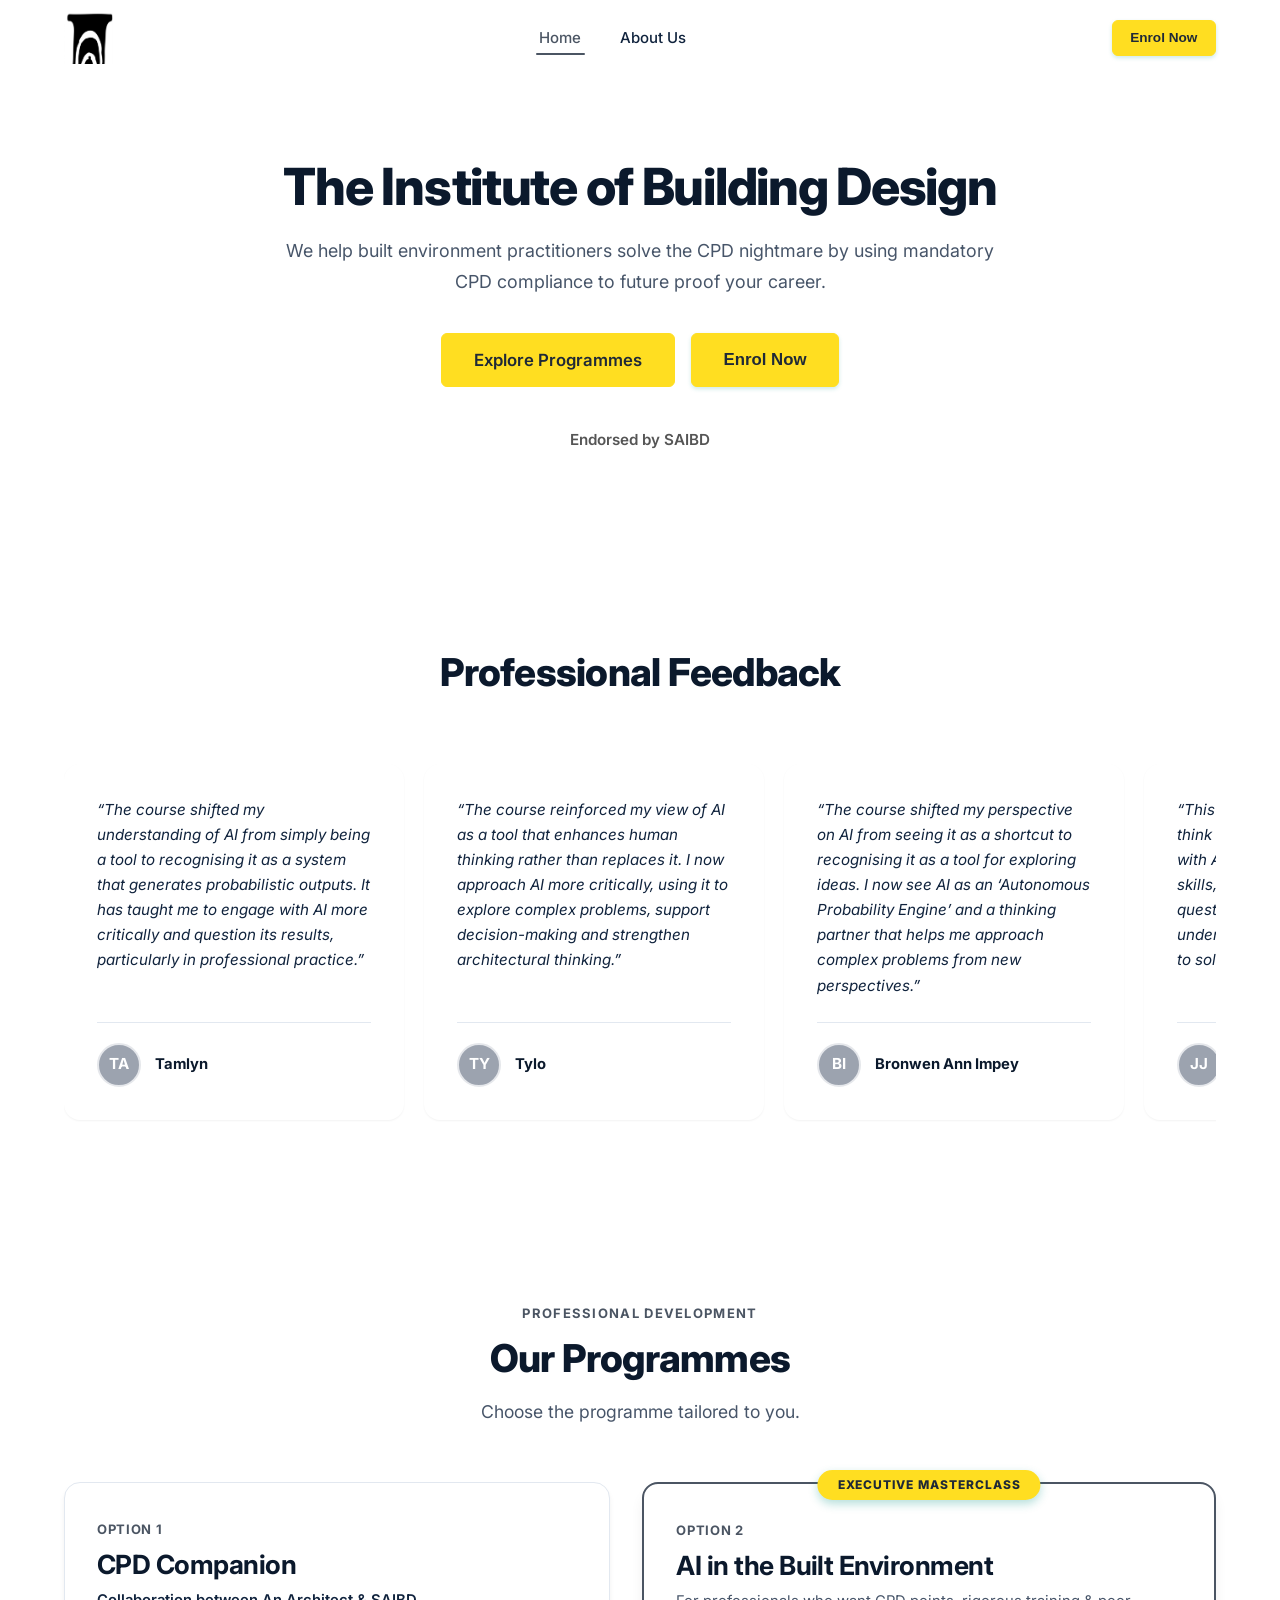
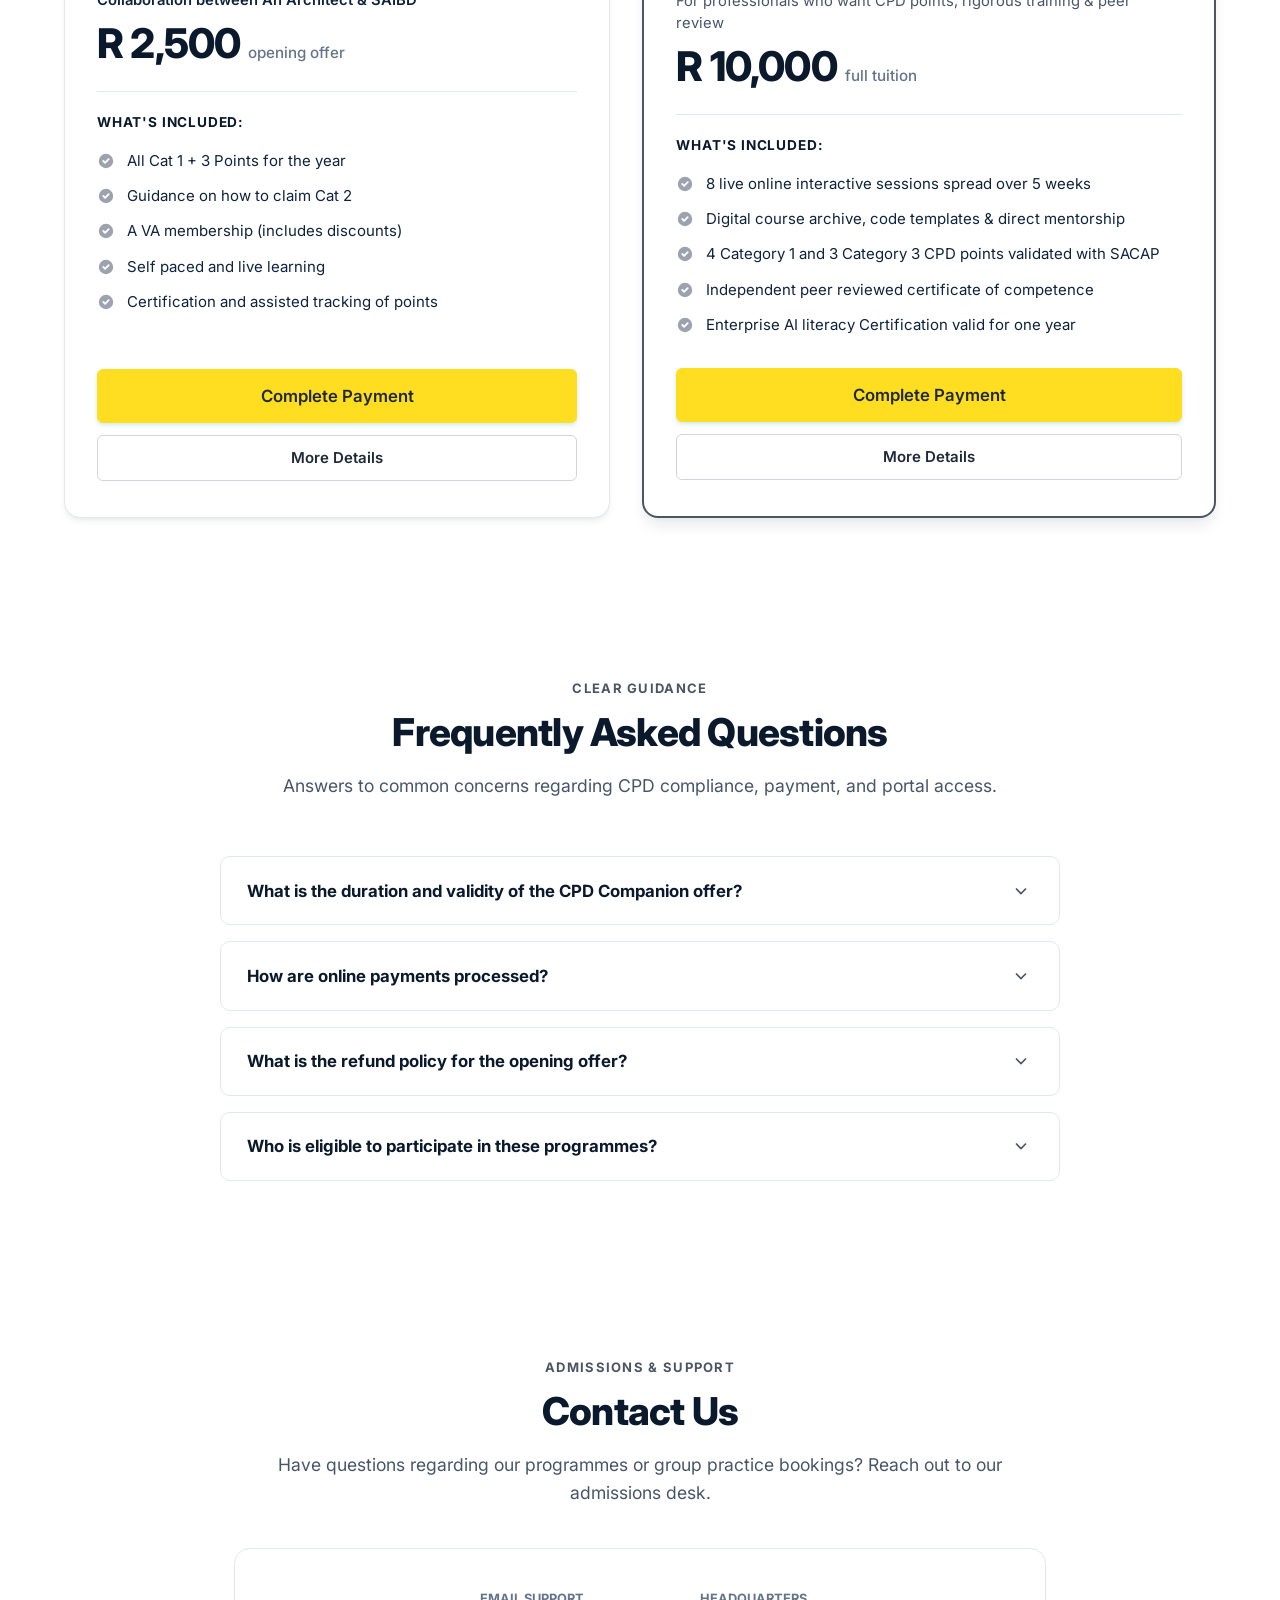
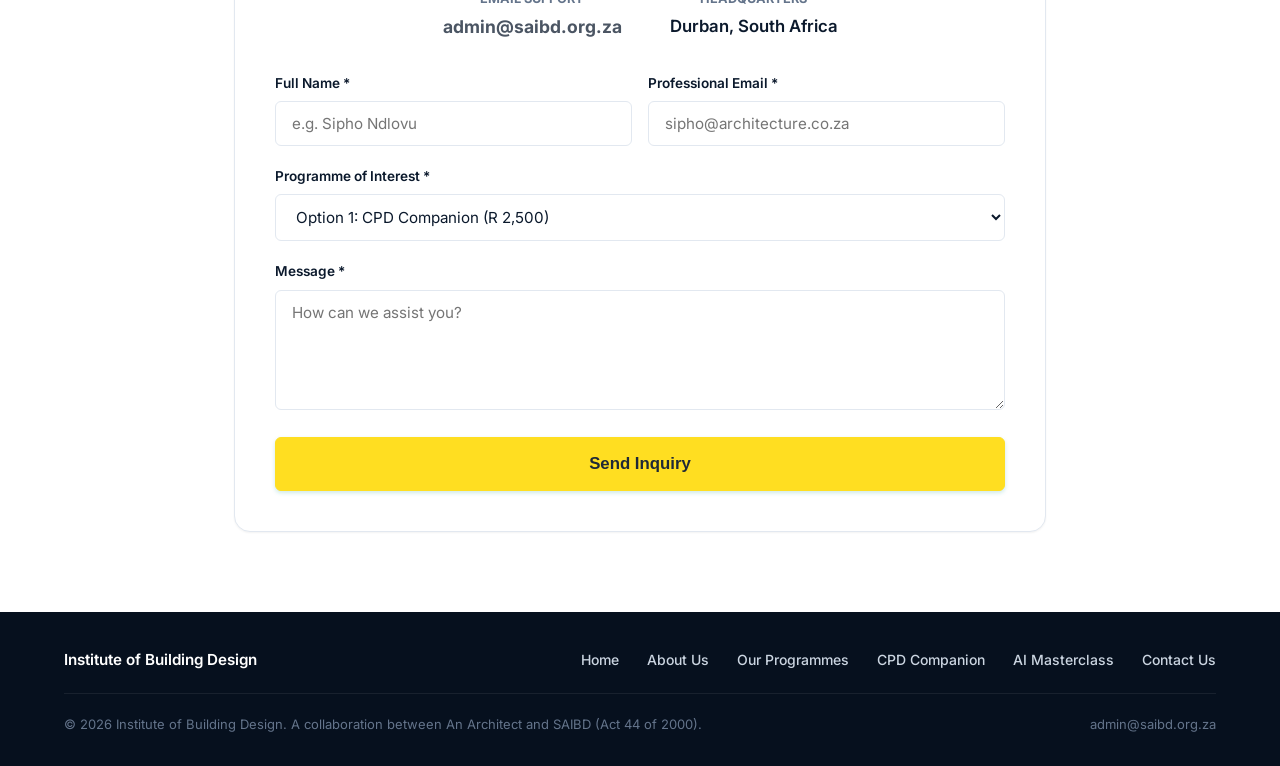
<file: index.html>
<!DOCTYPE html>
<html lang="en">
<head>
  <meta charset="utf-8">
  <meta name="viewport" content="width=device-width, initial-scale=1, viewport-fit=cover">
  <title>Institute of Building Design | Official Online Division of SAIBD</title>
  <meta name="description" content="Build your future in building design. End the CPD nightmare and stop wasting money on courses that don't add value. Official CPD programmes by SAIBD and An Architect.">
  <link rel="preconnect" href="https://fonts.googleapis.com">
  <link rel="preconnect" href="https://fonts.gstatic.com" crossorigin>
  <link href="https://fonts.googleapis.com/css2?family=Inter:wght@400;500;600;700;800&display=swap" rel="stylesheet">
  <link rel="stylesheet" href="css/style.css">
  <style>
    /* ===== Brand: yellow buttons, white theme, grey/white icons ===== */
    :root{--brand:rgb(255,222,33);--brand-hover:rgb(240,205,0);--teal-50:#fff;--teal-400:#d1d5db;--teal-500:#6b7280;--teal-600:#4b5563;--teal-700:#4b5563;}
    html{scroll-behavior:smooth;}
    body,.hero-wrapper,.section,.section-alt,.trust-bar{background:#fff !important;}
    .btn-teal,.btn-navy,.btn.btn-teal,.btn.btn-navy{background:var(--brand) !important;border-color:var(--brand) !important;color:#1f2937 !important;transition:transform .2s ease,box-shadow .2s ease,background .2s ease;}
    .btn-teal:hover,.btn-navy:hover{background:var(--brand-hover) !important;border-color:var(--brand-hover) !important;transform:translateY(-2px);box-shadow:0 6px 16px rgba(255,222,33,.45);}
    .btn-outline{background:#fff !important;color:#1f2937 !important;border:1.5px solid #d1d5db !important;}
    .btn-outline:hover{border-color:var(--brand) !important;background:rgba(255,222,33,.15) !important;}
    .featured-ribbon{background:var(--brand) !important;color:#1f2937 !important;}
    .feature-icon{color:#9ca3af !important;fill:#9ca3af !important;}
    .author-avatar,.leadership-avatar{background:#9ca3af !important;color:#fff !important;border:2px solid #e5e7eb !important;}
    .trust-icon-box{background:#9ca3af !important;color:#fff !important;}
    .mobile-nav-links a[style]{color:#1f2937 !important;}
    .hero-content-centered div[style*="border:2px solid"]{border-color:var(--brand) !important;}
    .no-refund{font-size:.85rem;font-weight:700;color:#1f2937;background:rgba(255,222,33,.25);border-radius:8px;padding:.6rem .9rem;margin-top:1rem;}

    /* ===== One smooth page: no lines between sections ===== */
    .site-header,.hero-wrapper,.section,.section-alt,.trust-bar,.site-footer{border-top:0 !important;border-bottom:0 !important;}
    hr{display:none;}

    /* ===== Subtle section transition ===== */
    .reveal-ready main > section{opacity:0;transform:translateY(16px);transition:opacity .9s ease,transform .9s cubic-bezier(.2,.8,.2,1);}
    .reveal-ready main > section.in-view{opacity:1;transform:none;}

    /* ===== Testimonials: hover motion + horizontal row, no scrollbar ===== */
    .testimonials-grid{display:flex !important;flex-wrap:nowrap;gap:1.25rem;overflow-x:auto;scroll-snap-type:x mandatory;padding:.75rem .25rem 1.5rem;-webkit-overflow-scrolling:touch;scrollbar-width:none;-ms-overflow-style:none;cursor:grab;}
    .testimonials-grid::-webkit-scrollbar{display:none;}
    .testimonials-grid.dragging{cursor:grabbing;scroll-snap-type:none;user-select:none;}
    .testimonials-grid .testimonial-card{flex:0 0 340px;max-width:340px;scroll-snap-align:start;display:flex;flex-direction:column;justify-content:space-between;background:#fff;}
    @media (max-width:640px){.testimonials-grid .testimonial-card{flex-basis:85%;max-width:85%;}}
    .testimonial-card{transition:transform .35s cubic-bezier(.2,.8,.2,1),box-shadow .35s ease,border-color .35s ease;border:1px solid transparent;will-change:transform;}
    .testimonial-card:hover{transform:translateY(-8px) scale(1.02);box-shadow:0 18px 40px rgba(0,0,0,.12);border-color:var(--brand);}
    .testimonial-card .author-avatar{transition:transform .35s ease,background .35s ease;}
    .testimonial-card:hover .author-avatar{transform:rotate(-8deg) scale(1.12);background:var(--brand) !important;color:#1f2937 !important;}
    .testimonials-grid:hover .testimonial-card:not(:hover){opacity:.7;transition:opacity .3s ease;}
    @media (prefers-reduced-motion:reduce){html{scroll-behavior:auto;}.reveal-ready main > section{opacity:1;transform:none;transition:none;}.testimonial-card,.testimonial-card *,.btn{transition:none !important;transform:none !important;}}
    /* ===== Enrol chooser ===== */
    .enrol-pick{position:fixed;inset:0;z-index:9999;display:none;align-items:center;justify-content:center;padding:1rem;background:rgba(17,24,39,.45);}
    .enrol-pick.open{display:flex;animation:pickFade .25s ease;}
    .enrol-pick-dialog{background:#fff;border-radius:16px;max-width:560px;width:100%;padding:2rem;box-shadow:0 24px 60px rgba(0,0,0,.25);position:relative;animation:pickRise .35s cubic-bezier(.2,.8,.2,1);}
    .enrol-pick-close{position:absolute;top:.75rem;right:1rem;background:none;border:0;font-size:1.75rem;line-height:1;cursor:pointer;color:#6b7280;}
    .enrol-pick h3{font-size:1.4rem;margin:0 0 .25rem;color:#1f2937;}
    .enrol-pick-sub{color:#6b7280;font-size:.95rem;margin:0 0 1.25rem;}
    .enrol-pick-option{display:flex;justify-content:space-between;align-items:center;gap:1rem;text-decoration:none;color:#1f2937;border:1.5px solid #e5e7eb;border-radius:12px;padding:1.1rem 1.25rem;margin-bottom:.85rem;transition:transform .25s ease,border-color .25s ease,box-shadow .25s ease,background .25s ease;}
    .enrol-pick-option:hover{transform:translateY(-3px);border-color:var(--brand);background:rgba(255,222,33,.12);box-shadow:0 10px 24px rgba(0,0,0,.08);}
    .enrol-pick-option strong{display:block;font-size:1.05rem;}
    .enrol-pick-option span{font-size:.85rem;color:#6b7280;}
    .enrol-pick-price{font-weight:800;white-space:nowrap;color:#1f2937 !important;font-size:1rem !important;}
    .enrol-pick-note{font-size:.8rem;font-weight:700;text-align:center;color:#1f2937;margin:.5rem 0 0;}
    @keyframes pickFade{from{opacity:0}to{opacity:1}}
    @keyframes pickRise{from{opacity:0;transform:translateY(14px)}to{opacity:1;transform:none}}
  </style>
</head>
<body>

  <!-- Clean Header: Only Logo on Left, Only Home / About Us / Enrol Now on Right -->
  <header class="site-header">
    <div class="container header-main">
      <a href="index.html" class="brand-logo" aria-label="Institute of Building Design Home">
        <img src="Logo.png" alt="Institute of Building Design Logo" width="160" height="52">
      </a>

      <nav aria-label="Main Navigation">
        <ul class="nav-menu">
          <li><a href="index.html" class="nav-link active">Home</a></li>
          <li><a href="about.html" class="nav-link">About Us</a></li>
        </ul>
      </nav>

      <div class="nav-actions">
        <button class="btn btn-teal btn-sm" data-enrol-chooser id="nav-enrol-btn">Enrol Now</button>
        <button class="mobile-toggle" aria-label="Open Mobile Menu">
          <svg width="24" height="24" viewBox="0 0 24 24" fill="none" stroke="currentColor" stroke-width="2">
            <line x1="3" y1="12" x2="21" y2="12"></line>
            <line x1="3" y1="6" x2="21" y2="6"></line>
            <line x1="3" y1="18" x2="21" y2="18"></line>
          </svg>
        </button>
      </div>
    </div>
  </header>

  <!-- Mobile Drawer -->
  <div class="mobile-nav" role="dialog" aria-modal="true" aria-label="Mobile Navigation Drawer">
    <div class="mobile-nav-panel">
      <div class="mobile-nav-header">
        <img src="Logo.png" alt="Logo" style="height:44px;width:auto;">
        <button class="mobile-close" aria-label="Close Mobile Menu" style="background:none;border:none;font-size:1.5rem;cursor:pointer;">&times;</button>
      </div>
      <ul class="mobile-nav-links">
        <li><a href="index.html" style="color:var(--teal-600);">Home</a></li>
        <li><a href="about.html">About Us</a></li>
        <li><a href="#contact">Contact Us</a></li>
      </ul>
      <div style="margin-top:auto;display:flex;flex-direction:column;gap:0.75rem;">
        <button class="btn btn-teal btn-block" data-enrol-chooser>Enrol Now</button>
        <p style="margin-top:0.75rem;font-size:0.8rem;color:var(--text-light);text-align:center;">
          SAIBD & An Architect Collaboration
        </p>
      </div>
    </div>
  </div>

  <main>
    <!-- HERO: Centered, No Image, Addressing CPD Nightmare & Wasted Money -->
    <section class="hero-wrapper" id="home">
      <div class="container hero-content-centered">
        <h1 class="hero-title">The Institute of Building Design</h1>
        
        <p class="hero-desc">We help built environment practitioners solve the CPD nightmare by using mandatory CPD compliance to future proof your career.</p>
        
        <div class="hero-cta-group">
          <a href="#programmes" class="btn btn-navy btn-lg">Explore Programmes</a>
          <button class="btn btn-teal btn-lg" data-enrol-chooser>Enrol Now</button>
        </div>
        <p style="margin-top:1rem;font-size:0.95rem;font-weight:600;color:#555;">Endorsed by SAIBD</p>


      </div>
    </section>

    <!-- TESTIMONIALS -->
    <section class="section section-alt" id="testimonials">
      <div class="container">
        <div class="section-header">
          <h2 class="section-title">Professional Feedback</h2>
        </div>

        <div class="testimonials-grid">
          <div class="testimonial-card">
            <div>
              <p class="testimonial-quote">“The course shifted my understanding of AI from simply being a tool to recognising it as a system that generates probabilistic outputs. It has taught me to engage with AI more critically and question its results, particularly in professional practice.”</p>
            </div>
            <div class="testimonial-author">
              <div class="author-avatar">TA</div>
              <div>
                <span class="author-name">Tamlyn</span>
              </div>
            </div>
          </div>

          <div class="testimonial-card">
            <div>
              <p class="testimonial-quote">“The course reinforced my view of AI as a tool that enhances human thinking rather than replaces it. I now approach AI more critically, using it to explore complex problems, support decision-making and strengthen architectural thinking.”</p>
            </div>
            <div class="testimonial-author">
              <div class="author-avatar">TY</div>
              <div>
                <span class="author-name">Tylo</span>
              </div>
            </div>
          </div>

          <div class="testimonial-card">
            <div>
              <p class="testimonial-quote">“The course shifted my perspective on AI from seeing it as a shortcut to recognising it as a tool for exploring ideas. I now see AI as an ‘Autonomous Probability Engine’ and a thinking partner that helps me approach complex problems from new perspectives.”</p>
            </div>
            <div class="testimonial-author">
              <div class="author-avatar">BI</div>
              <div>
                <span class="author-name">Bronwen Ann Impey</span>
              </div>
            </div>
          </div>

          <div class="testimonial-card">
            <div>
              <p class="testimonial-quote">“This workshop changed the way I think about AI. I realised that working with AI is not just about technical skills, but about asking better questions, thinking more clearly and understanding the problems we want to solve.”</p>
            </div>
            <div class="testimonial-author">
              <div class="author-avatar">JJ</div>
              <div>
                <span class="author-name">Jan Frederik Jacobus</span>
              </div>
            </div>
          </div>

          <div class="testimonial-card">
            <div>
              <p class="testimonial-quote">“The course highlighted how technical skills can sometimes limit creativity. AI offers an opportunity to bridge that gap, helping turn ideas into reality without being restricted by a lack of coding or technical expertise.”</p>
            </div>
            <div class="testimonial-author">
              <div class="author-avatar">M</div>
              <div>
                <span class="author-name">Marié</span>
              </div>
            </div>
          </div>
        </div>
      </div>
    </section>

    <!-- OUR PROGRAMMES: Concise Option 1 & Option 2 Cards (Only Complete Payment & More Details Buttons) -->
    <section class="section" id="programmes">
      <div class="container">
        <div class="section-header">
          <span class="section-eyebrow">Professional Development</span>
          <h2 class="section-title">Our Programmes</h2>
          <p class="section-subtitle">
            Choose the programme tailored to you.
          </p>
        </div>

        <div class="pricing-grid">
          <!-- Option 1: CPD Companion -->
          <div class="product-card">
            <div class="product-header" style="margin-bottom:1.25rem;padding-bottom:1.25rem;">
              <span class="product-tag">Option 1</span>
              <h3>CPD Companion</h3>
              <p class="product-desc" style="font-weight:600;color:var(--navy-850);margin-bottom:0.75rem;">
                Collaboration between An Architect & SAIBD
              </p>
              <div class="price-display">
                <span class="price-val">R 2,500</span>
                <span class="price-unit">opening offer</span>
              </div>
            </div>

            <div class="product-features-title">What's Included:</div>
            <ul class="feature-list" style="margin-bottom:2rem;">
              <li class="feature-item">
                <svg class="feature-icon" viewBox="0 0 20 20" fill="currentColor"><path fill-rule="evenodd" d="M10 18a8 8 0 100-16 8 8 0 000 16zm3.707-9.293a1 1 0 00-1.414-1.414L9 10.586 7.707 9.293a1 1 0 00-1.414 1.414l2 2a1 1 0 001.414 0l4-4z" clip-rule="evenodd"/></svg>
                <span>All Cat 1 + 3 Points for the year</span>
              </li>
              <li class="feature-item">
                <svg class="feature-icon" viewBox="0 0 20 20" fill="currentColor"><path fill-rule="evenodd" d="M10 18a8 8 0 100-16 8 8 0 000 16zm3.707-9.293a1 1 0 00-1.414-1.414L9 10.586 7.707 9.293a1 1 0 00-1.414 1.414l2 2a1 1 0 001.414 0l4-4z" clip-rule="evenodd"/></svg>
                <span>Guidance on how to claim Cat 2</span>
              </li>
              <li class="feature-item">
                <svg class="feature-icon" viewBox="0 0 20 20" fill="currentColor"><path fill-rule="evenodd" d="M10 18a8 8 0 100-16 8 8 0 000 16zm3.707-9.293a1 1 0 00-1.414-1.414L9 10.586 7.707 9.293a1 1 0 00-1.414 1.414l2 2a1 1 0 001.414 0l4-4z" clip-rule="evenodd"/></svg>
                <span>A VA membership (includes discounts)</span>
              </li>
              <li class="feature-item">
                <svg class="feature-icon" viewBox="0 0 20 20" fill="currentColor"><path fill-rule="evenodd" d="M10 18a8 8 0 100-16 8 8 0 000 16zm3.707-9.293a1 1 0 00-1.414-1.414L9 10.586 7.707 9.293a1 1 0 00-1.414 1.414l2 2a1 1 0 001.414 0l4-4z" clip-rule="evenodd"/></svg>
                <span>Self paced and live learning</span>
              </li>
              <li class="feature-item">
                <svg class="feature-icon" viewBox="0 0 20 20" fill="currentColor"><path fill-rule="evenodd" d="M10 18a8 8 0 100-16 8 8 0 000 16zm3.707-9.293a1 1 0 00-1.414-1.414L9 10.586 7.707 9.293a1 1 0 00-1.414 1.414l2 2a1 1 0 001.414 0l4-4z" clip-rule="evenodd"/></svg>
                <span>Certification and assisted tracking of points</span>
              </li>
            </ul>

            <!-- Only 2 Buttons: Complete Payment or More Details -->
            <div class="product-actions">
              <a href="https://paystack.shop/pay/CPDCOMP" target="_blank" rel="noopener" class="btn btn-teal btn-block btn-lg">
                Complete Payment
              </a>
              <a href="cpd-companion.html" class="btn btn-outline btn-block">
                More Details
              </a>
            </div>
          </div>

          <!-- Option 2: AI in the Built Environment -->
          <div class="product-card featured">
            <div class="featured-ribbon">Executive Masterclass</div>
            <div class="product-header" style="margin-bottom:1.25rem;padding-bottom:1.25rem;">
              <span class="product-tag">Option 2</span>
              <h3>AI in the Built Environment</h3>
              <p class="product-desc" style="margin-bottom:0.75rem;">
                For professionals who want CPD points, rigorous training & peer review
              </p>
              <div class="price-display">
                <span class="price-val">R 10,000</span>
                <span class="price-unit">full tuition</span>
              </div>
            </div>

            <div class="product-features-title">What's Included:</div>
            <ul class="feature-list" style="margin-bottom:2rem;">
              <li class="feature-item">
                <svg class="feature-icon" viewBox="0 0 20 20" fill="currentColor"><path fill-rule="evenodd" d="M10 18a8 8 0 100-16 8 8 0 000 16zm3.707-9.293a1 1 0 00-1.414-1.414L9 10.586 7.707 9.293a1 1 0 00-1.414 1.414l2 2a1 1 0 001.414 0l4-4z" clip-rule="evenodd"/></svg>
                <span>8 live online interactive sessions spread over 5 weeks</span>
              </li>
              <li class="feature-item">
                <svg class="feature-icon" viewBox="0 0 20 20" fill="currentColor"><path fill-rule="evenodd" d="M10 18a8 8 0 100-16 8 8 0 000 16zm3.707-9.293a1 1 0 00-1.414-1.414L9 10.586 7.707 9.293a1 1 0 00-1.414 1.414l2 2a1 1 0 001.414 0l4-4z" clip-rule="evenodd"/></svg>
                <span>Digital course archive, code templates & direct mentorship</span>
              </li>
              <li class="feature-item">
                <svg class="feature-icon" viewBox="0 0 20 20" fill="currentColor"><path fill-rule="evenodd" d="M10 18a8 8 0 100-16 8 8 0 000 16zm3.707-9.293a1 1 0 00-1.414-1.414L9 10.586 7.707 9.293a1 1 0 00-1.414 1.414l2 2a1 1 0 001.414 0l4-4z" clip-rule="evenodd"/></svg>
                <span>4 Category 1 and 3 Category 3 CPD points validated with SACAP</span>
              </li>
              <li class="feature-item">
                <svg class="feature-icon" viewBox="0 0 20 20" fill="currentColor"><path fill-rule="evenodd" d="M10 18a8 8 0 100-16 8 8 0 000 16zm3.707-9.293a1 1 0 00-1.414-1.414L9 10.586 7.707 9.293a1 1 0 00-1.414 1.414l2 2a1 1 0 001.414 0l4-4z" clip-rule="evenodd"/></svg>
                <span>Independent peer reviewed certificate of competence</span>
              </li>
              <li class="feature-item">
                <svg class="feature-icon" viewBox="0 0 20 20" fill="currentColor"><path fill-rule="evenodd" d="M10 18a8 8 0 100-16 8 8 0 000 16zm3.707-9.293a1 1 0 00-1.414-1.414L9 10.586 7.707 9.293a1 1 0 00-1.414 1.414l2 2a1 1 0 001.414 0l4-4z" clip-rule="evenodd"/></svg>
                <span>Enterprise AI literacy Certification valid for one year</span>
              </li>
            </ul>

            <!-- Only 2 Buttons: Complete Payment or More Details -->
            <div class="product-actions">
              <a href="https://paystack.shop/pay/IBD" target="_blank" rel="noopener" class="btn btn-teal btn-block btn-lg">
                Complete Payment
              </a>
              <a href="ai-in-the-built-environment.html" class="btn btn-outline btn-block">
                More Details
              </a>
            </div>
          </div>
        </div>
      </div>
    </section>

    <!-- FAQs -->
    <section class="section" id="faqs">
      <div class="container">
        <div class="section-header">
          <span class="section-eyebrow">Clear Guidance</span>
          <h2 class="section-title">Frequently Asked Questions</h2>
          <p class="section-subtitle">
            Answers to common concerns regarding CPD compliance, payment, and portal access.
          </p>
        </div>

        <div class="faq-container">
          <div class="faq-item">
            <button class="faq-question">
              <span>What is the duration and validity of the CPD Companion offer?</span>
              <span class="faq-icon">
                <svg width="20" height="20" viewBox="0 0 24 24" fill="none" stroke="currentColor" stroke-width="2"><polyline points="6 9 12 15 18 9"></polyline></svg>
              </span>
            </button>
            <div class="faq-answer">
              <div class="faq-answer-inner">
                The CPD Companion offer is applicable for a 1 (one) year duration, valid for the 2026 calendar year (commencing January 2026 through December 2026). A new year, 2027, commences in January 2027.
              </div>
            </div>
          </div>

          <div class="faq-item">
            <button class="faq-question">
              <span>How are online payments processed?</span>
              <span class="faq-icon">
                <svg width="20" height="20" viewBox="0 0 24 24" fill="none" stroke="currentColor" stroke-width="2"><polyline points="6 9 12 15 18 9"></polyline></svg>
              </span>
            </button>
            <div class="faq-answer">
              <div class="faq-answer-inner">
                Online payments are processed securely via Paystack with instant receipting and automated enrollment confirmation dispatched to your registered email.
              </div>
            </div>
          </div>

          <div class="faq-item">
            <button class="faq-question">
              <span>What is the refund policy for the opening offer?</span>
              <span class="faq-icon">
                <svg width="20" height="20" viewBox="0 0 24 24" fill="none" stroke="currentColor" stroke-width="2"><polyline points="6 9 12 15 18 9"></polyline></svg>
              </span>
            </button>
            <div class="faq-answer">
              <div class="faq-answer-inner">
                The opening offer is set at R 2,500.00. There are no refunds for either programme option — Option 1 (CPD Companion) or Option 2 (AI in the Built Environment). All payments are final. Candidate feedback is actively collected to refine and continuously improve the system.
              </div>
            </div>
          </div>

          <div class="faq-item">
            <button class="faq-question">
              <span>Who is eligible to participate in these programmes?</span>
              <span class="faq-icon">
                <svg width="20" height="20" viewBox="0 0 24 24" fill="none" stroke="currentColor" stroke-width="2"><polyline points="6 9 12 15 18 9"></polyline></svg>
              </span>
            </button>
            <div class="faq-answer">
              <div class="faq-answer-inner">
                Candidate and professional architectural draughtspersons, technologists, senior technologists, architects, structural engineers, quantity surveyors, and built environment firm leaders seeking verified SACAP CPD credits.
              </div>
            </div>
          </div>
        </div>
      </div>
    </section>

    <!-- CONTACT US SECTION AT THE BOTTOM (Clean, No Urgent EFT Box) -->
    <section class="section section-alt" id="contact">
      <div class="container" style="max-width:860px;">
        <div style="text-align:center;margin-bottom:2.5rem;">
          <span class="section-eyebrow">Admissions & Support</span>
          <h2 class="section-title">Contact Us</h2>
          <p class="section-subtitle">
            Have questions regarding our programmes or group practice bookings? Reach out to our admissions desk.
          </p>
        </div>

        <div class="contact-card-wrapper">
          <div class="contact-info-header">
            <div>
              <span style="font-size:0.8rem;text-transform:uppercase;color:var(--text-light);font-weight:700;display:block;margin-bottom:0.25rem;">Email Support</span>
              <a href="mailto:admin@saibd.org.za" style="font-size:1.1rem;font-weight:700;">admin@saibd.org.za</a>
            </div>
            <div>
              <span style="font-size:0.8rem;text-transform:uppercase;color:var(--text-light);font-weight:700;display:block;margin-bottom:0.25rem;">Headquarters</span>
              <span style="font-size:1.05rem;color:var(--navy-900);font-weight:600;">Durban, South Africa</span>
            </div>
          </div>

          <form id="institute-contact-form">
            <div class="form-grid-2">
              <div class="form-group">
                <label class="form-label" for="contact-name">Full Name *</label>
                <input type="text" id="contact-name" class="form-control" placeholder="e.g. Sipho Ndlovu" required>
              </div>

              <div class="form-group">
                <label class="form-label" for="contact-email">Professional Email *</label>
                <input type="email" id="contact-email" class="form-control" placeholder="sipho@architecture.co.za" required>
              </div>
            </div>

            <div class="form-group">
              <label class="form-label" for="contact-programme">Programme of Interest *</label>
              <select id="contact-programme" class="form-control" required>
                <option value="Option 1 - CPD Companion">Option 1: CPD Companion (R 2,500)</option>
                <option value="Option 2 - AI in the Built Environment">Option 2: AI in the Built Environment (R 10,000)</option>
                <option value="General Question">General Question</option>
              </select>
            </div>

            <div class="form-group">
              <label class="form-label" for="contact-message">Message *</label>
              <textarea id="contact-message" class="form-control" placeholder="How can we assist you?" required></textarea>
            </div>

            <button type="submit" class="btn btn-teal btn-block btn-lg">Send Inquiry</button>
            <div id="contact-form-response"></div>
          </form>
        </div>
      </div>
    </section>
  </main>

  <!-- Compact Footer (No Logo) -->
  <footer class="site-footer">
    <div class="container">
      <div class="footer-compact">
        <div style="font-weight:600;color:#FFFFFF;font-size:0.95rem;">
          Institute of Building Design
        </div>
        <div class="footer-nav-links">
          <a href="index.html">Home</a>
          <a href="about.html">About Us</a>
          <a href="#programmes">Our Programmes</a>
          <a href="cpd-companion.html">CPD Companion</a>
          <a href="ai-in-the-built-environment.html">AI Masterclass</a>
          <a href="#contact">Contact Us</a>
        </div>
      </div>

      <div class="footer-bottom-copy">
        <div>
          © 2026 Institute of Building Design. A collaboration between An Architect and SAIBD (Act 44 of 2000).
        </div>
        <div>
          <a href="mailto:admin@saibd.org.za" style="color:var(--text-light);">admin@saibd.org.za</a>
        </div>
      </div>
    </div>
  </footer>

  <!-- Candidate Information & Paystack Enrolment Modal -->
  <div class="checkout-modal" id="checkout-modal" role="dialog" aria-modal="true" aria-labelledby="modal-heading">
    <div class="checkout-dialog">
      <div class="checkout-header">
        <div>
          <h3 id="modal-heading">Programme Enrolment</h3>
          <span style="font-size:0.75rem;color:var(--teal-700);font-weight:600;">Secure Candidate Registration</span>
        </div>
        <button class="checkout-close-btn" aria-label="Close Checkout">&times;</button>
      </div>

      <div class="checkout-body">
        <form id="checkout-form">
          <div class="checkout-step">
            <label class="step-label">
              <span class="step-number">1</span>
              Select Programme
            </label>
            <div class="product-select-group">
              <label class="product-option-radio selected">
                <input type="radio" name="checkout-product" value="cpd-companion" checked>
                <span class="radio-title">Option 1: CPD Companion</span>
                <span class="radio-price">R 2,500</span>
                <span style="display:block;font-size:0.75rem;color:var(--text-light);margin-top:0.25rem;">Opening offer</span>
              </label>

              <label class="product-option-radio">
                <input type="radio" name="checkout-product" value="ai-built-environment">
                <span class="radio-title">Option 2: AI in Built Environment</span>
                <span class="radio-price">R 10,000</span>
                <span style="display:block;font-size:0.75rem;color:var(--text-light);margin-top:0.25rem;">Full tuition & certificate</span>
              </label>
            </div>
          </div>

          <div class="checkout-step">
            <label class="step-label">
              <span class="step-number">2</span>
              Candidate Information
            </label>
            <div class="form-grid-2">
              <div class="form-group" style="margin-bottom:0.75rem;">
                <label class="form-label" for="checkout-fname">First Name *</label>
                <input type="text" id="checkout-fname" class="form-control" placeholder="e.g. Sipho" required>
              </div>
              <div class="form-group" style="margin-bottom:0.75rem;">
                <label class="form-label" for="checkout-lname">Last Name *</label>
                <input type="text" id="checkout-lname" class="form-control" placeholder="e.g. Ndlovu" required>
              </div>
            </div>

            <div class="form-group" style="margin-bottom:0.75rem;">
              <label class="form-label" for="checkout-email">Professional Email *</label>
              <input type="email" id="checkout-email" class="form-control" placeholder="sipho@architecture.co.za" required>
            </div>

            <div class="form-grid-2">
              <div class="form-group" style="margin-bottom:0.75rem;">
                <label class="form-label" for="checkout-phone">Mobile / WhatsApp *</label>
                <input type="tel" id="checkout-phone" class="form-control" placeholder="+27 82 123 4567" required>
              </div>
              <div class="form-group" style="margin-bottom:0.75rem;">
                <label class="form-label" for="checkout-sacap">SACAP / SAIBD Reg No.</label>
                <input type="text" id="checkout-sacap" class="form-control" placeholder="e.g. D1234 (Optional)">
              </div>
            </div>
          </div>

          <div class="checkout-summary-box">
            <div class="summary-row">
              <span id="checkout-item-title">Option 1 - CPD Companion (Opening Offer)</span>
              <span id="checkout-subtotal" style="font-weight:600;color:var(--navy-900);">R 2,500</span>
            </div>
            <div class="summary-row total">
              <span>Total Payable</span>
              <span id="checkout-total" style="color:var(--teal-700);">R 2,500</span>
            </div>
          </div>

          <button type="submit" class="btn btn-teal btn-block btn-lg" id="checkout-submit-btn">
            Proceed to Paystack Secure Checkout
          </button>
        </form>

        <!-- Redirect Confirmation State -->
        <div id="checkout-success" style="display:none;text-align:center;padding:1.5rem 0;">
          <div style="width:64px;height:64px;background-color:var(--teal-50);color:var(--teal-600);border-radius:50%;display:inline-flex;align-items:center;justify-content:center;margin-bottom:1.25rem;">
            <svg width="34" height="34" viewBox="0 0 24 24" fill="none" stroke="currentColor" stroke-width="2.5"><polyline points="20 6 9 17 4 12"></polyline></svg>
          </div>
          <h3 style="font-size:1.5rem;margin-bottom:0.5rem;color:var(--navy-900);">Redirecting to Paystack...</h3>
          <p style="color:var(--text-muted);font-size:0.95rem;max-width:440px;margin:0 auto 1.5rem;">
            Your details have been registered under reference <strong id="receipt-ref" style="color:var(--navy-900);">IBD-123456</strong>.
          </p>
          <a href="https://paystack.shop/pay/CPDCOMP" target="_blank" rel="noopener" class="btn btn-teal btn-lg" id="paystack-redirect-btn" style="margin-bottom:1rem;">
            Click here if not redirected automatically
          </a>
        </div>
      </div>
    </div>
  </div>

  <!-- Enrol chooser -->
  <div class="enrol-pick" id="enrol-pick" role="dialog" aria-modal="true" aria-labelledby="enrol-pick-title">
    <div class="enrol-pick-dialog">
      <button class="enrol-pick-close" type="button" aria-label="Close">&times;</button>
      <h3 id="enrol-pick-title">Choose your programme</h3>
      <p class="enrol-pick-sub">Select an option to go to secure payment.</p>
      <a class="enrol-pick-option" href="https://paystack.shop/pay/CPDCOMP" target="_blank" rel="noopener">
        <div><strong>Option 1: CPD Companion</strong><span>Annual CPD compliance</span></div>
        <span class="enrol-pick-price">R 2,500</span>
      </a>
      <a class="enrol-pick-option" href="https://paystack.shop/pay/IBD" target="_blank" rel="noopener">
        <div><strong>Option 2: AI in the Built Environment</strong><span>5-week masterclass</span></div>
        <span class="enrol-pick-price">R 10,000</span>
      </a>
      <p class="enrol-pick-note">No refunds. All payments are final.</p>
    </div>
  </div>

  <script>
    (function(){
      var m=document.getElementById('enrol-pick');if(!m)return;
      function open(e){e.preventDefault();m.classList.add('open');}
      function close(){m.classList.remove('open');}
      document.querySelectorAll('[data-enrol-chooser]').forEach(function(b){b.addEventListener('click',open);});
      m.addEventListener('click',function(e){if(e.target===m||e.target.classList.contains('enrol-pick-close'))close();});
      document.addEventListener('keydown',function(e){if(e.key==='Escape')close();});
    })();
  </script>
  <script>
    (function(){
      var d=document.documentElement;
      if(!('IntersectionObserver' in window)||window.matchMedia('(prefers-reduced-motion: reduce)').matches)return;
      d.classList.add('reveal-ready');
      var io=new IntersectionObserver(function(es){es.forEach(function(e){if(e.isIntersecting){e.target.classList.add('in-view');io.unobserve(e.target);}});},{threshold:0.06});
      document.querySelectorAll('main > section').forEach(function(s){io.observe(s);});
      var g=document.querySelector('.testimonials-grid');
      if(g){var down=false,sx=0,sl=0;
        g.addEventListener('mousedown',function(e){down=true;g.classList.add('dragging');sx=e.pageX;sl=g.scrollLeft;});
        window.addEventListener('mouseup',function(){down=false;g.classList.remove('dragging');});
        g.addEventListener('mousemove',function(e){if(!down)return;e.preventDefault();g.scrollLeft=sl-(e.pageX-sx);});
      }
    })();
  </script>
  <script src="js/main.js"></script>
</body>
</html>
</file>
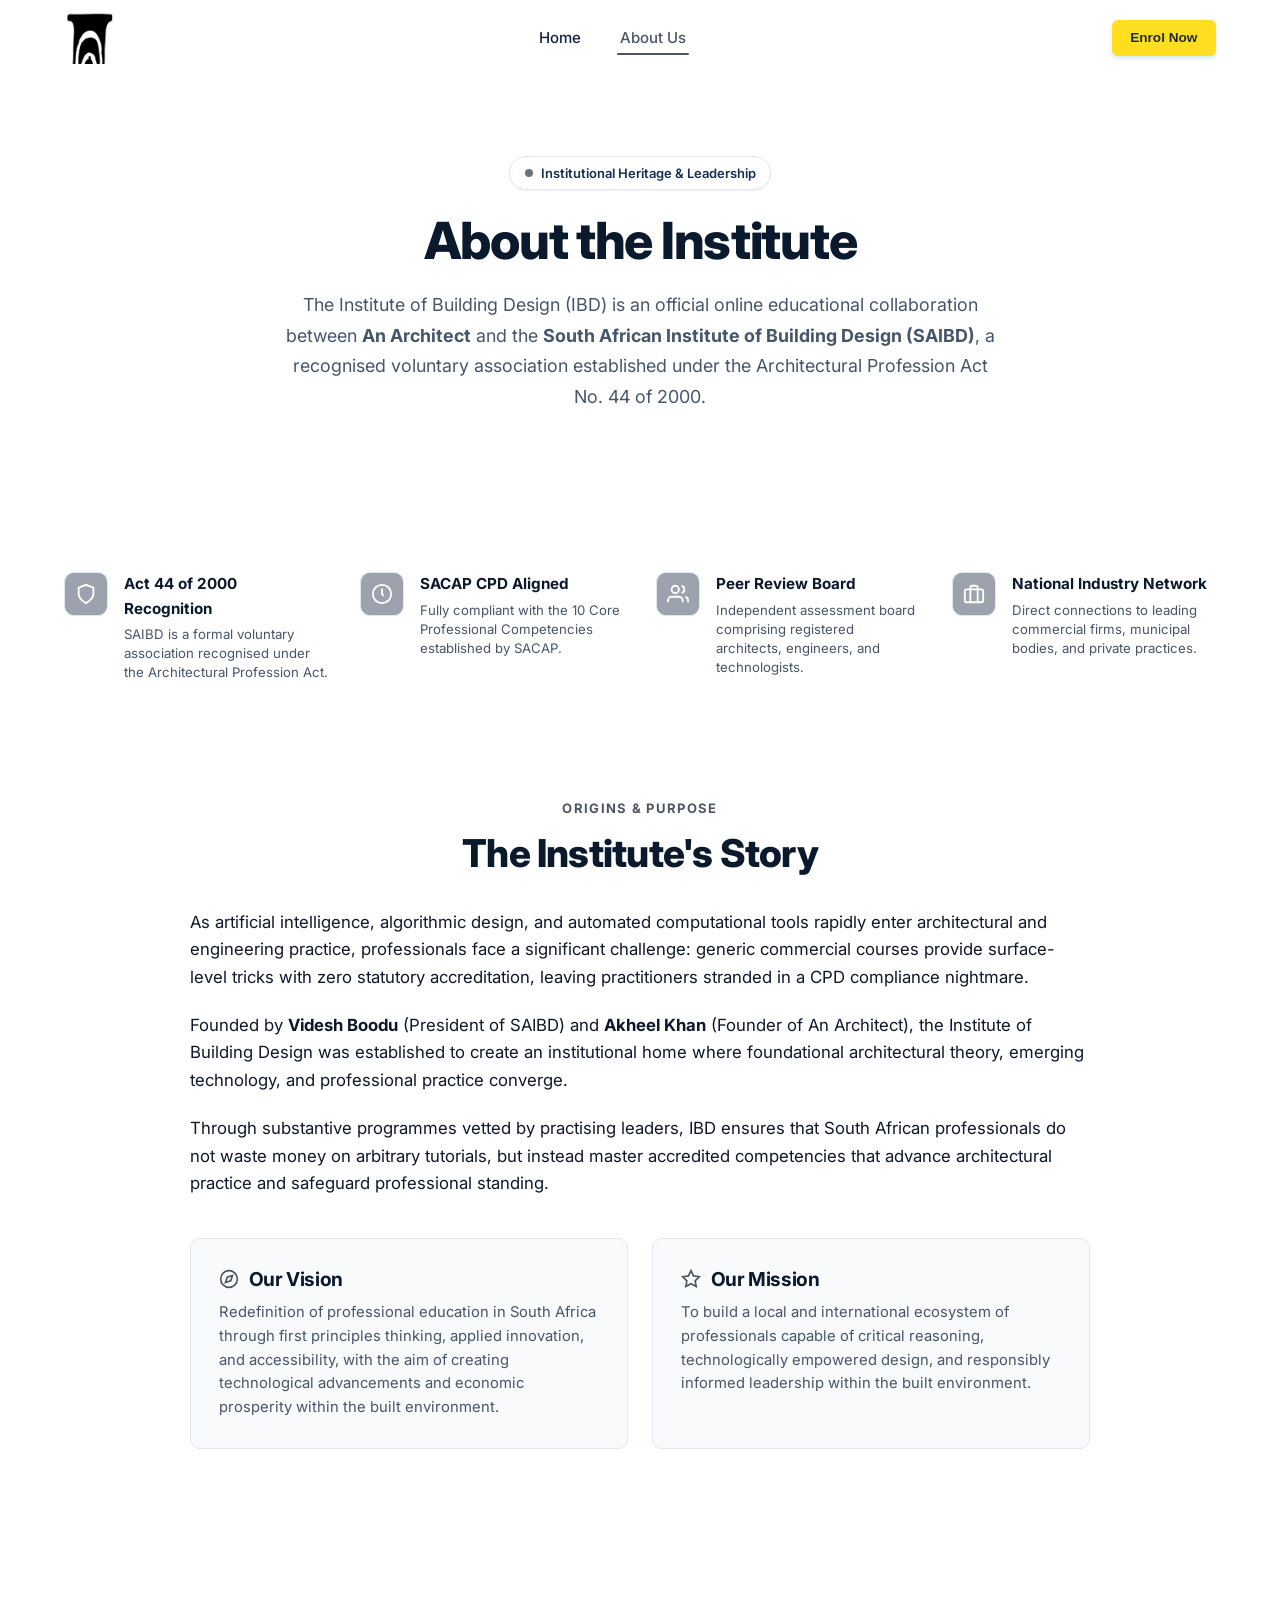
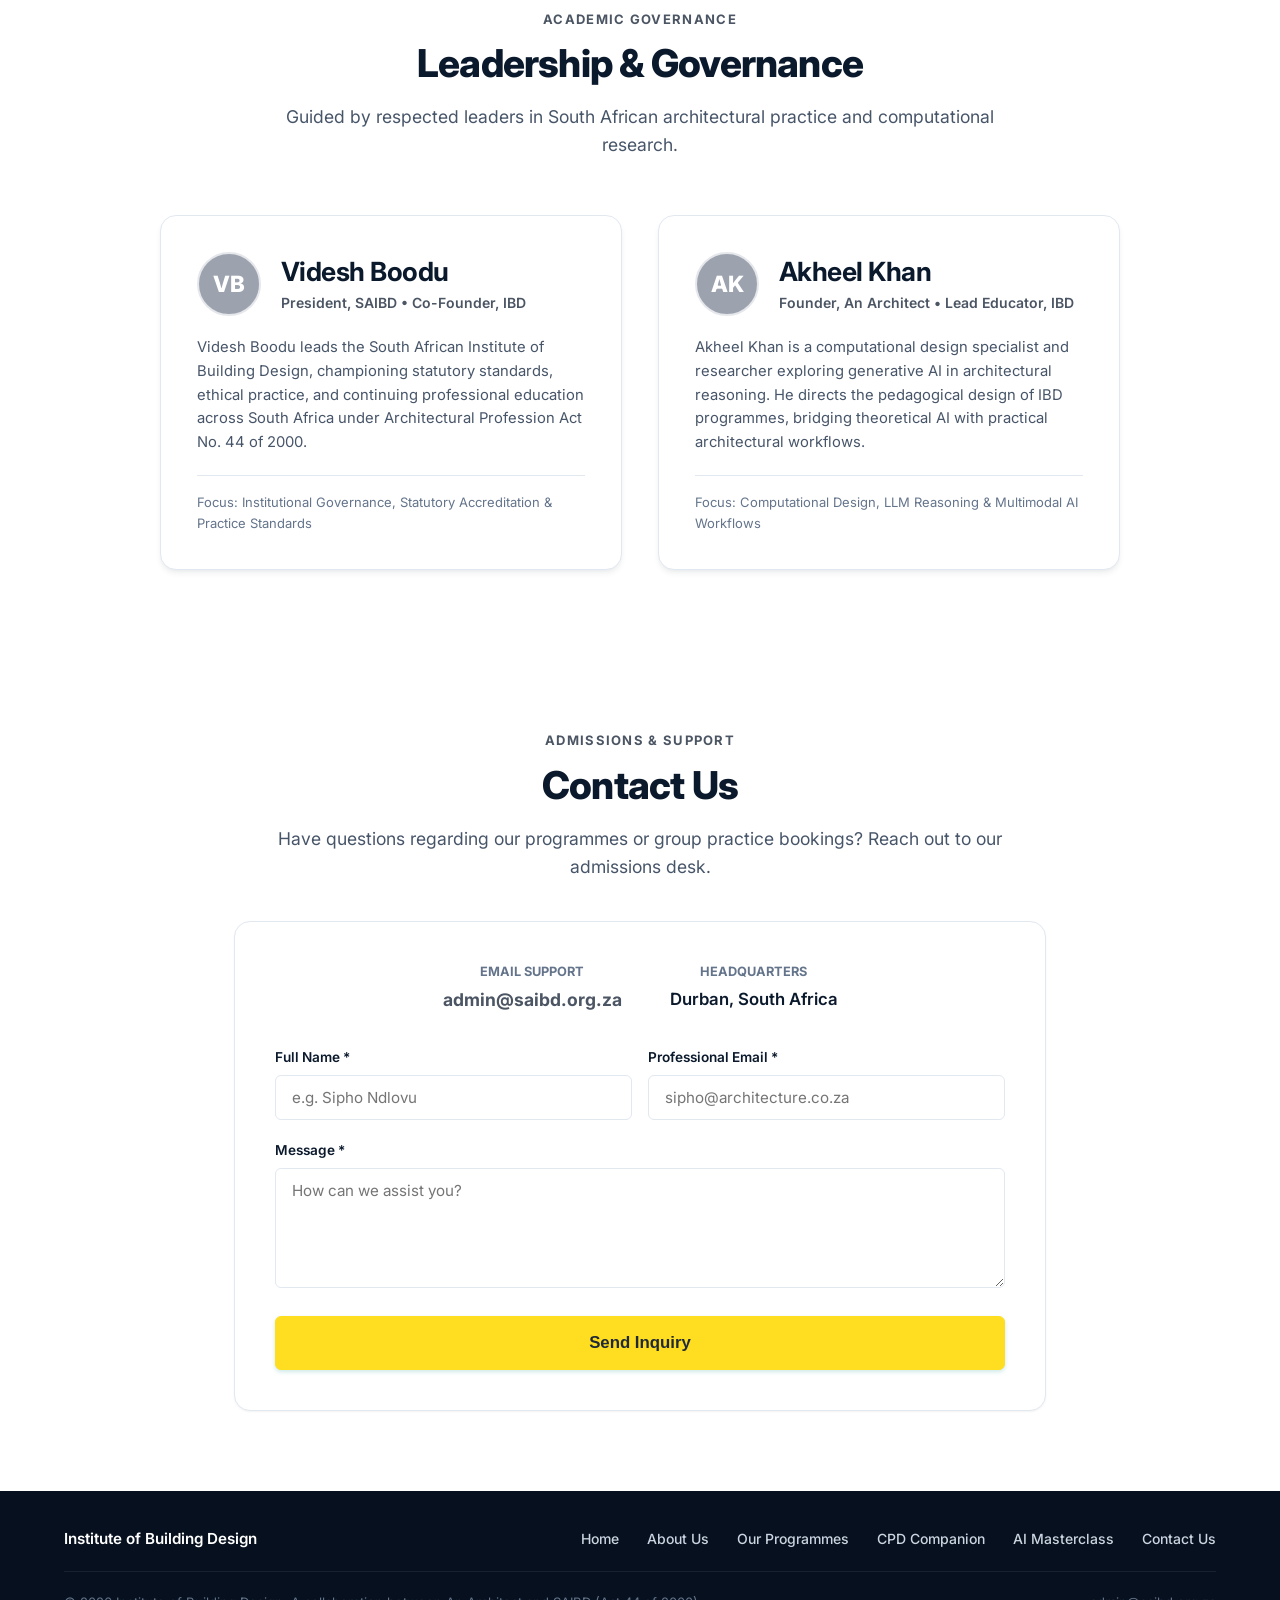
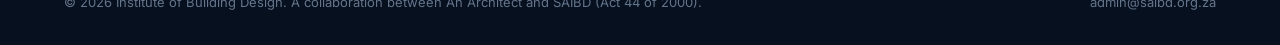
<file: about.html>
<!DOCTYPE html>
<html lang="en">
<head>
  <meta charset="utf-8">
  <meta name="viewport" content="width=device-width, initial-scale=1, viewport-fit=cover">
  <title>About Us | Institute of Building Design | Collaboration with SAIBD</title>
  <meta name="description" content="Learn about the Institute of Building Design (IBD), an official online educational collaboration between An Architect and the South African Institute of Building Design (SAIBD).">
  <link rel="preconnect" href="https://fonts.googleapis.com">
  <link rel="preconnect" href="https://fonts.gstatic.com" crossorigin>
  <link href="https://fonts.googleapis.com/css2?family=Inter:wght@400;500;600;700;800&display=swap" rel="stylesheet">
  <link rel="stylesheet" href="css/style.css">
  <style>
    /* ===== Brand: yellow buttons, white theme, grey/white icons ===== */
    :root{--brand:rgb(255,222,33);--brand-hover:rgb(240,205,0);--teal-50:#fff;--teal-400:#d1d5db;--teal-500:#6b7280;--teal-600:#4b5563;--teal-700:#4b5563;}
    html{scroll-behavior:smooth;}
    body,.hero-wrapper,.section,.section-alt,.trust-bar{background:#fff !important;}
    .btn-teal,.btn-navy,.btn.btn-teal,.btn.btn-navy{background:var(--brand) !important;border-color:var(--brand) !important;color:#1f2937 !important;transition:transform .2s ease,box-shadow .2s ease,background .2s ease;}
    .btn-teal:hover,.btn-navy:hover{background:var(--brand-hover) !important;border-color:var(--brand-hover) !important;transform:translateY(-2px);box-shadow:0 6px 16px rgba(255,222,33,.45);}
    .btn-outline{background:#fff !important;color:#1f2937 !important;border:1.5px solid #d1d5db !important;}
    .btn-outline:hover{border-color:var(--brand) !important;background:rgba(255,222,33,.15) !important;}
    .featured-ribbon{background:var(--brand) !important;color:#1f2937 !important;}
    .feature-icon{color:#9ca3af !important;fill:#9ca3af !important;}
    .author-avatar,.leadership-avatar{background:#9ca3af !important;color:#fff !important;border:2px solid #e5e7eb !important;}
    .trust-icon-box{background:#9ca3af !important;color:#fff !important;}
    .mobile-nav-links a[style]{color:#1f2937 !important;}
    .hero-content-centered div[style*="border:2px solid"]{border-color:var(--brand) !important;}
    .no-refund{font-size:.85rem;font-weight:700;color:#1f2937;background:rgba(255,222,33,.25);border-radius:8px;padding:.6rem .9rem;margin-top:1rem;}

    /* ===== One smooth page: no lines between sections ===== */
    .site-header,.hero-wrapper,.section,.section-alt,.trust-bar,.site-footer{border-top:0 !important;border-bottom:0 !important;}
    hr{display:none;}

    /* ===== Subtle section transition ===== */
    .reveal-ready main > section{opacity:0;transform:translateY(16px);transition:opacity .9s ease,transform .9s cubic-bezier(.2,.8,.2,1);}
    .reveal-ready main > section.in-view{opacity:1;transform:none;}

    /* ===== Testimonials: hover motion + horizontal row, no scrollbar ===== */
    .testimonials-grid{display:flex !important;flex-wrap:nowrap;gap:1.25rem;overflow-x:auto;scroll-snap-type:x mandatory;padding:.75rem .25rem 1.5rem;-webkit-overflow-scrolling:touch;scrollbar-width:none;-ms-overflow-style:none;cursor:grab;}
    .testimonials-grid::-webkit-scrollbar{display:none;}
    .testimonials-grid.dragging{cursor:grabbing;scroll-snap-type:none;user-select:none;}
    .testimonials-grid .testimonial-card{flex:0 0 340px;max-width:340px;scroll-snap-align:start;display:flex;flex-direction:column;justify-content:space-between;background:#fff;}
    @media (max-width:640px){.testimonials-grid .testimonial-card{flex-basis:85%;max-width:85%;}}
    .testimonial-card{transition:transform .35s cubic-bezier(.2,.8,.2,1),box-shadow .35s ease,border-color .35s ease;border:1px solid transparent;will-change:transform;}
    .testimonial-card:hover{transform:translateY(-8px) scale(1.02);box-shadow:0 18px 40px rgba(0,0,0,.12);border-color:var(--brand);}
    .testimonial-card .author-avatar{transition:transform .35s ease,background .35s ease;}
    .testimonial-card:hover .author-avatar{transform:rotate(-8deg) scale(1.12);background:var(--brand) !important;color:#1f2937 !important;}
    .testimonials-grid:hover .testimonial-card:not(:hover){opacity:.7;transition:opacity .3s ease;}
    @media (prefers-reduced-motion:reduce){html{scroll-behavior:auto;}.reveal-ready main > section{opacity:1;transform:none;transition:none;}.testimonial-card,.testimonial-card *,.btn{transition:none !important;transform:none !important;}}
    /* ===== Enrol chooser ===== */
    .enrol-pick{position:fixed;inset:0;z-index:9999;display:none;align-items:center;justify-content:center;padding:1rem;background:rgba(17,24,39,.45);}
    .enrol-pick.open{display:flex;animation:pickFade .25s ease;}
    .enrol-pick-dialog{background:#fff;border-radius:16px;max-width:560px;width:100%;padding:2rem;box-shadow:0 24px 60px rgba(0,0,0,.25);position:relative;animation:pickRise .35s cubic-bezier(.2,.8,.2,1);}
    .enrol-pick-close{position:absolute;top:.75rem;right:1rem;background:none;border:0;font-size:1.75rem;line-height:1;cursor:pointer;color:#6b7280;}
    .enrol-pick h3{font-size:1.4rem;margin:0 0 .25rem;color:#1f2937;}
    .enrol-pick-sub{color:#6b7280;font-size:.95rem;margin:0 0 1.25rem;}
    .enrol-pick-option{display:flex;justify-content:space-between;align-items:center;gap:1rem;text-decoration:none;color:#1f2937;border:1.5px solid #e5e7eb;border-radius:12px;padding:1.1rem 1.25rem;margin-bottom:.85rem;transition:transform .25s ease,border-color .25s ease,box-shadow .25s ease,background .25s ease;}
    .enrol-pick-option:hover{transform:translateY(-3px);border-color:var(--brand);background:rgba(255,222,33,.12);box-shadow:0 10px 24px rgba(0,0,0,.08);}
    .enrol-pick-option strong{display:block;font-size:1.05rem;}
    .enrol-pick-option span{font-size:.85rem;color:#6b7280;}
    .enrol-pick-price{font-weight:800;white-space:nowrap;color:#1f2937 !important;font-size:1rem !important;}
    .enrol-pick-note{font-size:.8rem;font-weight:700;text-align:center;color:#1f2937;margin:.5rem 0 0;}
    @keyframes pickFade{from{opacity:0}to{opacity:1}}
    @keyframes pickRise{from{opacity:0;transform:translateY(14px)}to{opacity:1;transform:none}}
  </style>
</head>
<body>

  <!-- Clean Header: Only Logo on Left, Only Home / About Us / Enrol Now on Right -->
  <header class="site-header">
    <div class="container header-main">
      <a href="index.html" class="brand-logo" aria-label="Institute of Building Design Home">
        <img src="Logo.png" alt="Institute of Building Design Logo" width="160" height="52">
      </a>

      <nav aria-label="Main Navigation">
        <ul class="nav-menu">
          <li><a href="index.html" class="nav-link">Home</a></li>
          <li><a href="about.html" class="nav-link active">About Us</a></li>
        </ul>
      </nav>

      <div class="nav-actions">
        <button class="btn btn-teal btn-sm" data-enrol-chooser id="nav-enrol-btn">Enrol Now</button>
        <button class="mobile-toggle" aria-label="Open Mobile Menu">
          <svg width="24" height="24" viewBox="0 0 24 24" fill="none" stroke="currentColor" stroke-width="2">
            <line x1="3" y1="12" x2="21" y2="12"></line>
            <line x1="3" y1="6" x2="21" y2="6"></line>
            <line x1="3" y1="18" x2="21" y2="18"></line>
          </svg>
        </button>
      </div>
    </div>
  </header>

  <!-- Mobile Drawer -->
  <div class="mobile-nav" role="dialog" aria-modal="true" aria-label="Mobile Navigation Drawer">
    <div class="mobile-nav-panel">
      <div class="mobile-nav-header">
        <img src="Logo.png" alt="Logo" style="height:44px;width:auto;">
        <button class="mobile-close" aria-label="Close Mobile Menu" style="background:none;border:none;font-size:1.5rem;cursor:pointer;">&times;</button>
      </div>
      <ul class="mobile-nav-links">
        <li><a href="index.html">Home</a></li>
        <li><a href="about.html" style="color:var(--teal-600);">About Us</a></li>
        <li><a href="#contact">Contact Us</a></li>
      </ul>
      <div style="margin-top:auto;display:flex;flex-direction:column;gap:0.75rem;">
        <button class="btn btn-teal btn-block" data-enrol-chooser>Enrol Now</button>
        <p style="margin-top:0.75rem;font-size:0.8rem;color:var(--text-light);text-align:center;">
          SAIBD & An Architect Collaboration
        </p>
      </div>
    </div>
  </div>

  <main>
    <!-- About Hero -->
    <section class="hero-wrapper" style="padding:4rem 0 4.5rem;">
      <div class="container hero-content-centered">
        <div class="hero-kicker" style="margin-bottom:1.25rem;">
          <span class="hero-kicker-dot"></span>
          <span>Institutional Heritage & Leadership</span>
        </div>
        <h1 class="hero-title">About the Institute</h1>
        <p class="hero-desc">
          The Institute of Building Design (IBD) is an official online educational collaboration between <strong>An Architect</strong> and the <strong>South African Institute of Building Design (SAIBD)</strong>, a recognised voluntary association established under the Architectural Profession Act No. 44 of 2000.
        </p>
      </div>
    </section>

    <!-- Trust Signals Bar -->
    <section class="trust-bar" id="credentials">
      <div class="container trust-grid">
        <div class="trust-card">
          <div class="trust-icon-box">
            <svg width="22" height="22" viewBox="0 0 24 24" fill="none" stroke="currentColor" stroke-width="2"><path d="M12 22s8-4 8-10V5l-8-3-8 3v7c0 6 8 10 8 10z"></path></svg>
          </div>
          <div>
            <strong>Act 44 of 2000 Recognition</strong>
            <span>SAIBD is a formal voluntary association recognised under the Architectural Profession Act.</span>
          </div>
        </div>
        <div class="trust-card">
          <div class="trust-icon-box">
            <svg width="22" height="22" viewBox="0 0 24 24" fill="none" stroke="currentColor" stroke-width="2"><circle cx="12" cy="12" r="10"></circle><polyline points="12 6 12 12 14 14"></polyline></svg>
          </div>
          <div>
            <strong>SACAP CPD Aligned</strong>
            <span>Fully compliant with the 10 Core Professional Competencies established by SACAP.</span>
          </div>
        </div>
        <div class="trust-card">
          <div class="trust-icon-box">
            <svg width="22" height="22" viewBox="0 0 24 24" fill="none" stroke="currentColor" stroke-width="2"><path d="M17 21v-2a4 4 0 0 0-4-4H5a4 4 0 0 0-4 4v2"></path><circle cx="9" cy="7" r="4"></circle><path d="M23 21v-2a4 4 0 0 0-3-3.87"></path><path d="M16 3.13a4 4 0 0 1 0 7.75"></path></svg>
          </div>
          <div>
            <strong>Peer Review Board</strong>
            <span>Independent assessment board comprising registered architects, engineers, and technologists.</span>
          </div>
        </div>
        <div class="trust-card">
          <div class="trust-icon-box">
            <svg width="22" height="22" viewBox="0 0 24 24" fill="none" stroke="currentColor" stroke-width="2"><rect x="2" y="7" width="20" height="14" rx="2" ry="2"></rect><path d="M16 21V5a2 2 0 0 0-2-2h-4a2 2 0 0 0-2 2v16"></path></svg>
          </div>
          <div>
            <strong>National Industry Network</strong>
            <span>Direct connections to leading commercial firms, municipal bodies, and private practices.</span>
          </div>
        </div>
      </div>
    </section>

    <!-- Story, Vision & Mission -->
    <section class="section">
      <div class="container">
        <div class="story-wrapper">
          <div style="text-align:center;max-width:760px;margin:0 auto 2rem;">
            <span class="section-eyebrow">Origins & Purpose</span>
            <h2 class="section-title">The Institute's Story</h2>
          </div>
          
          <div class="story-body">
            <p>
              As artificial intelligence, algorithmic design, and automated computational tools rapidly enter architectural and engineering practice, professionals face a significant challenge: generic commercial courses provide surface-level tricks with zero statutory accreditation, leaving practitioners stranded in a CPD compliance nightmare.
            </p>
            <p>
              Founded by <strong>Videsh Boodu</strong> (President of SAIBD) and <strong>Akheel Khan</strong> (Founder of An Architect), the Institute of Building Design was established to create an institutional home where foundational architectural theory, emerging technology, and professional practice converge.
            </p>
            <p>
              Through substantive programmes vetted by practising leaders, IBD ensures that South African professionals do not waste money on arbitrary tutorials, but instead master accredited competencies that advance architectural practice and safeguard professional standing.
            </p>
          </div>

          <!-- Vision & Mission Directly Under the Institute's Story -->
          <div class="vision-mission-cards">
            <div class="vision-card">
              <h3 class="vision-card-title">
                <svg width="20" height="20" viewBox="0 0 24 24" fill="none" stroke="var(--teal-600)" stroke-width="2"><circle cx="12" cy="12" r="10"></circle><polygon points="16.24 7.76 14.12 14.12 7.76 16.24 9.88 9.88 16.24 7.76"></polygon></svg>
                Our Vision
              </h3>
              <p class="vision-card-text">
                Redefinition of professional education in South Africa through first principles thinking, applied innovation, and accessibility, with the aim of creating technological advancements and economic prosperity within the built environment.
              </p>
            </div>

            <div class="mission-card">
              <h3 class="mission-card-title">
                <svg width="20" height="20" viewBox="0 0 24 24" fill="none" stroke="var(--teal-600)" stroke-width="2"><polygon points="12 2 15.09 8.26 22 9.27 17 14.14 18.18 21.02 12 17.77 5.82 21.02 7 14.14 2 9.27 8.91 8.26 12 2"></polygon></svg>
                Our Mission
              </h3>
              <p class="mission-card-text">
                To build a local and international ecosystem of professionals capable of critical reasoning, technologically empowered design, and responsibly informed leadership within the built environment.
              </p>
            </div>
          </div>
        </div>
      </div>
    </section>

    <!-- Leadership & Faculty -->
    <section class="section section-alt" id="leadership">
      <div class="container">
        <div class="section-header">
          <span class="section-eyebrow">Academic Governance</span>
          <h2 class="section-title">Leadership & Governance</h2>
          <p class="section-subtitle">
            Guided by respected leaders in South African architectural practice and computational research.
          </p>
        </div>

        <div class="leadership-grid">
          <div class="leadership-card">
            <div class="leadership-card-header">
              <div class="leadership-avatar" style="background:linear-gradient(135deg, var(--navy-900), var(--navy-700));border:2px solid var(--teal-500);">
                VB
              </div>
              <div>
                <h3 style="margin-bottom:0.25rem;">Videsh Boodu</h3>
                <span class="leadership-role">President, SAIBD • Co-Founder, IBD</span>
              </div>
            </div>
            <p class="leadership-bio">
              Videsh Boodu leads the South African Institute of Building Design, championing statutory standards, ethical practice, and continuing professional education across South Africa under Architectural Profession Act No. 44 of 2000.
            </p>
            <div class="leadership-focus">
              Focus: Institutional Governance, Statutory Accreditation & Practice Standards
            </div>
          </div>

          <div class="leadership-card">
            <div class="leadership-card-header">
              <div class="leadership-avatar" style="background:linear-gradient(135deg, var(--teal-700), var(--navy-800));border:2px solid var(--teal-400);">
                AK
              </div>
              <div>
                <h3 style="margin-bottom:0.25rem;">Akheel Khan</h3>
                <span class="leadership-role">Founder, An Architect • Lead Educator, IBD</span>
              </div>
            </div>
            <p class="leadership-bio">
              Akheel Khan is a computational design specialist and researcher exploring generative AI in architectural reasoning. He directs the pedagogical design of IBD programmes, bridging theoretical AI with practical architectural workflows.
            </p>
            <div class="leadership-focus">
              Focus: Computational Design, LLM Reasoning & Multimodal AI Workflows
            </div>
          </div>
        </div>
      </div>
    </section>

    <!-- CONTACT US SECTION AT THE BOTTOM (Clean, No Urgent EFT Box) -->
    <section class="section" id="contact">
      <div class="container" style="max-width:860px;">
        <div style="text-align:center;margin-bottom:2.5rem;">
          <span class="section-eyebrow">Admissions & Support</span>
          <h2 class="section-title">Contact Us</h2>
          <p class="section-subtitle">
            Have questions regarding our programmes or group practice bookings? Reach out to our admissions desk.
          </p>
        </div>

        <div class="contact-card-wrapper">
          <div class="contact-info-header">
            <div>
              <span style="font-size:0.8rem;text-transform:uppercase;color:var(--text-light);font-weight:700;display:block;margin-bottom:0.25rem;">Email Support</span>
              <a href="mailto:admin@saibd.org.za" style="font-size:1.1rem;font-weight:700;">admin@saibd.org.za</a>
            </div>
            <div>
              <span style="font-size:0.8rem;text-transform:uppercase;color:var(--text-light);font-weight:700;display:block;margin-bottom:0.25rem;">Headquarters</span>
              <span style="font-size:1.05rem;color:var(--navy-900);font-weight:600;">Durban, South Africa</span>
            </div>
          </div>

          <form id="institute-contact-form">
            <div class="form-grid-2">
              <div class="form-group">
                <label class="form-label" for="contact-name">Full Name *</label>
                <input type="text" id="contact-name" class="form-control" placeholder="e.g. Sipho Ndlovu" required>
              </div>

              <div class="form-group">
                <label class="form-label" for="contact-email">Professional Email *</label>
                <input type="email" id="contact-email" class="form-control" placeholder="sipho@architecture.co.za" required>
              </div>
            </div>

            <div class="form-group">
              <label class="form-label" for="contact-message">Message *</label>
              <textarea id="contact-message" class="form-control" placeholder="How can we assist you?" required></textarea>
            </div>

            <button type="submit" class="btn btn-teal btn-block btn-lg">Send Inquiry</button>
            <div id="contact-form-response"></div>
          </form>
        </div>
      </div>
    </section>
  </main>

  <!-- Compact Footer (No Logo) -->
  <footer class="site-footer">
    <div class="container">
      <div class="footer-compact">
        <div style="font-weight:600;color:#FFFFFF;font-size:0.95rem;">
          Institute of Building Design
        </div>
        <div class="footer-nav-links">
          <a href="index.html">Home</a>
          <a href="about.html">About Us</a>
          <a href="index.html#programmes">Our Programmes</a>
          <a href="cpd-companion.html">CPD Companion</a>
          <a href="ai-in-the-built-environment.html">AI Masterclass</a>
          <a href="#contact">Contact Us</a>
        </div>
      </div>

      <div class="footer-bottom-copy">
        <div>
          © 2026 Institute of Building Design. A collaboration between An Architect and SAIBD (Act 44 of 2000).
        </div>
        <div>
          <a href="mailto:admin@saibd.org.za" style="color:var(--text-light);">admin@saibd.org.za</a>
        </div>
      </div>
    </div>
  </footer>

  <!-- Enrol chooser -->
  <div class="enrol-pick" id="enrol-pick" role="dialog" aria-modal="true" aria-labelledby="enrol-pick-title">
    <div class="enrol-pick-dialog">
      <button class="enrol-pick-close" type="button" aria-label="Close">&times;</button>
      <h3 id="enrol-pick-title">Choose your programme</h3>
      <p class="enrol-pick-sub">Select an option to go to secure payment.</p>
      <a class="enrol-pick-option" href="https://paystack.shop/pay/CPDCOMP" target="_blank" rel="noopener">
        <div><strong>Option 1: CPD Companion</strong><span>Annual CPD compliance</span></div>
        <span class="enrol-pick-price">R 2,500</span>
      </a>
      <a class="enrol-pick-option" href="https://paystack.shop/pay/IBD" target="_blank" rel="noopener">
        <div><strong>Option 2: AI in the Built Environment</strong><span>5-week masterclass</span></div>
        <span class="enrol-pick-price">R 10,000</span>
      </a>
      <p class="enrol-pick-note">No refunds. All payments are final.</p>
    </div>
  </div>

  <script>
    (function(){
      var m=document.getElementById('enrol-pick');if(!m)return;
      function open(e){e.preventDefault();m.classList.add('open');}
      function close(){m.classList.remove('open');}
      document.querySelectorAll('[data-enrol-chooser]').forEach(function(b){b.addEventListener('click',open);});
      m.addEventListener('click',function(e){if(e.target===m||e.target.classList.contains('enrol-pick-close'))close();});
      document.addEventListener('keydown',function(e){if(e.key==='Escape')close();});
    })();
  </script>
  <script>
    (function(){
      var d=document.documentElement;
      if(!('IntersectionObserver' in window)||window.matchMedia('(prefers-reduced-motion: reduce)').matches)return;
      d.classList.add('reveal-ready');
      var io=new IntersectionObserver(function(es){es.forEach(function(e){if(e.isIntersecting){e.target.classList.add('in-view');io.unobserve(e.target);}});},{threshold:0.06});
      document.querySelectorAll('main > section').forEach(function(s){io.observe(s);});
      var g=document.querySelector('.testimonials-grid');
      if(g){var down=false,sx=0,sl=0;
        g.addEventListener('mousedown',function(e){down=true;g.classList.add('dragging');sx=e.pageX;sl=g.scrollLeft;});
        window.addEventListener('mouseup',function(){down=false;g.classList.remove('dragging');});
        g.addEventListener('mousemove',function(e){if(!down)return;e.preventDefault();g.scrollLeft=sl-(e.pageX-sx);});
      }
    })();
  </script>
  <script src="js/main.js"></script>
</body>
</html>
</file>
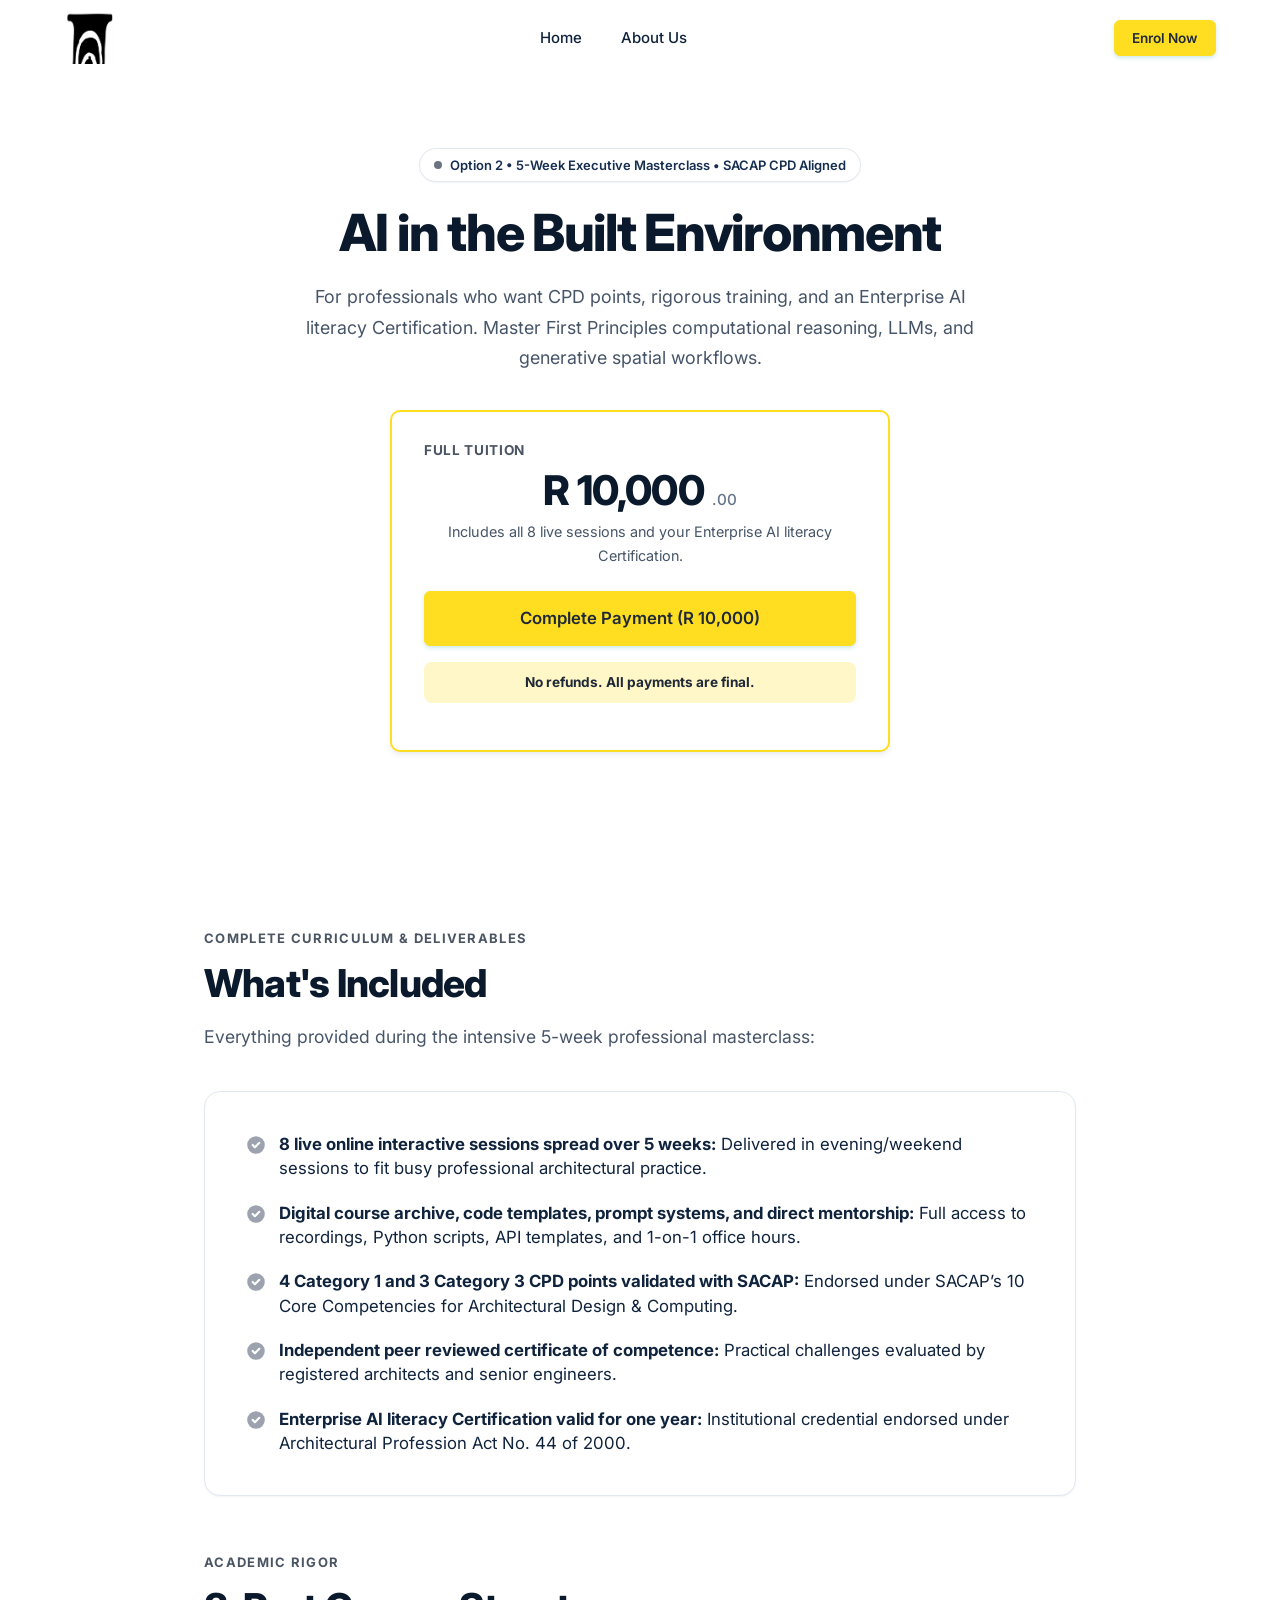
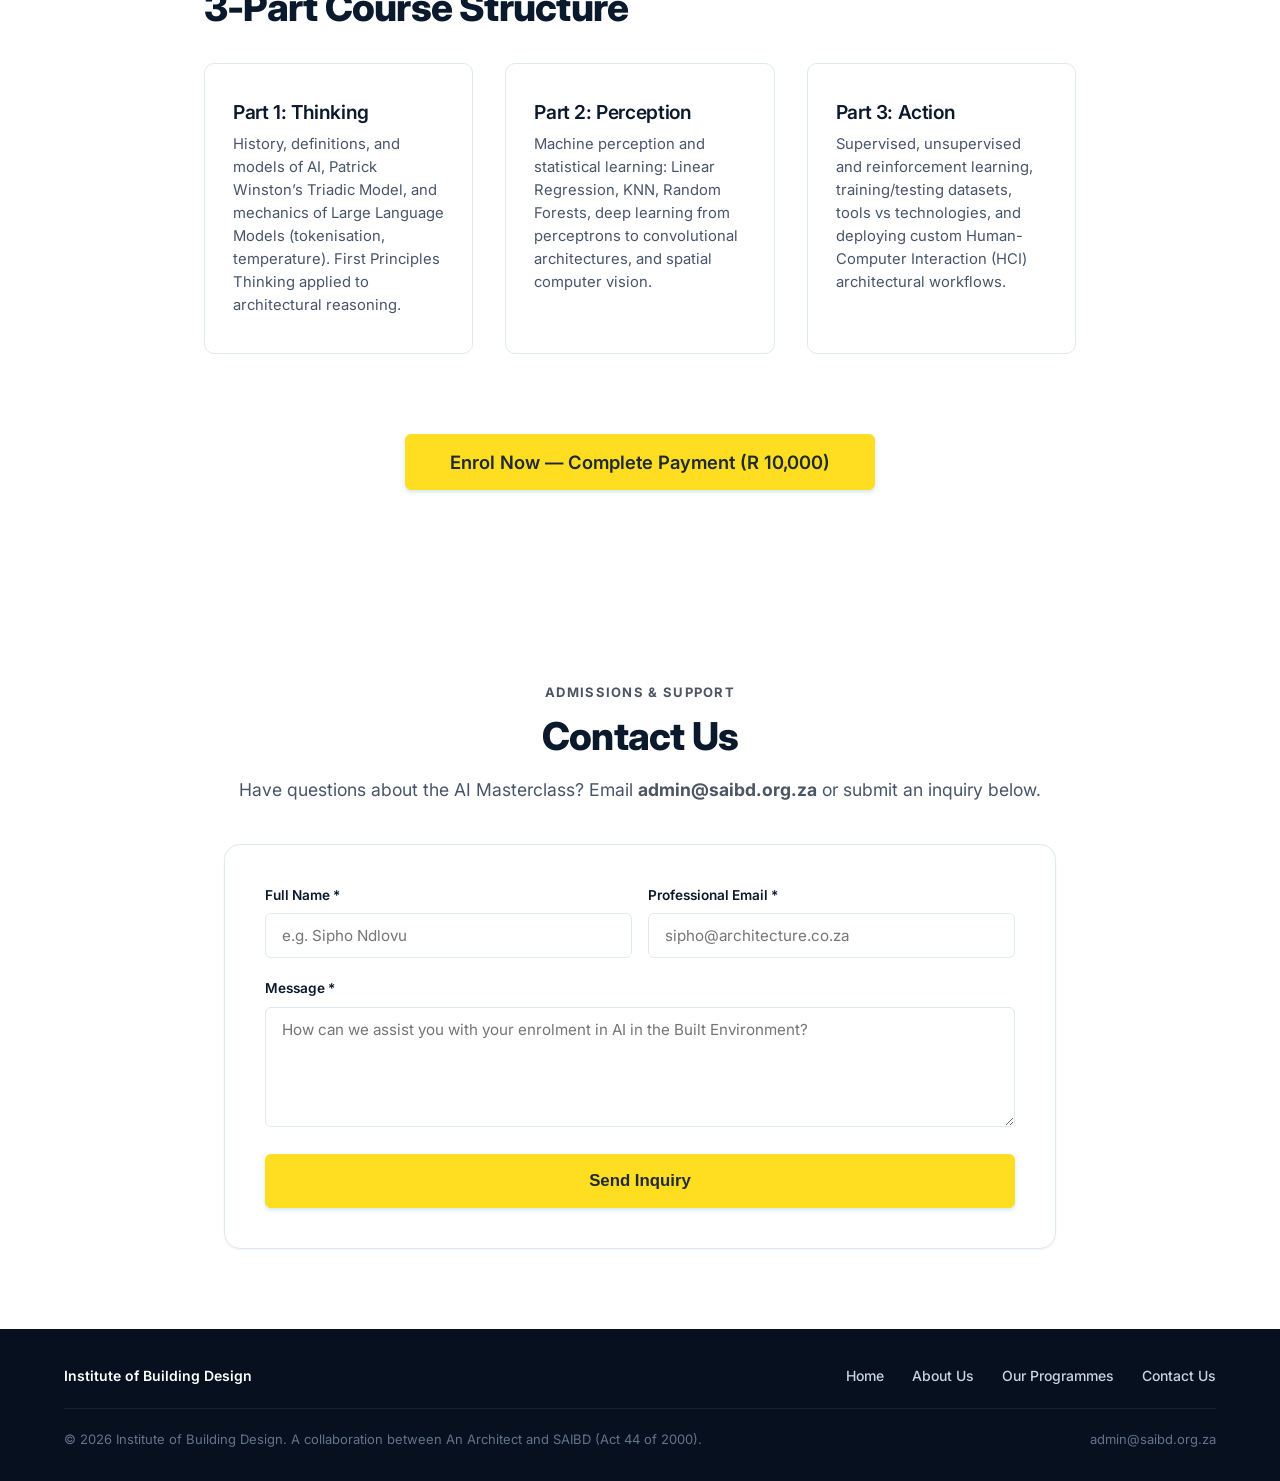
<file: ai-in-the-built-environment.html>
<!DOCTYPE html>
<html lang="en">
<head>
  <meta charset="utf-8">
  <meta name="viewport" content="width=device-width, initial-scale=1, viewport-fit=cover">
  <title>Option 2: AI in the Built Environment (R 10,000) | Institute of Building Design</title>
  <meta name="description" content="8 live interactive online sessions across 5 weeks. 4 Cat 1 & 3 Cat 3 CPD points. Enterprise AI literacy Certification valid for one year. No refunds.">
  <link rel="preconnect" href="https://fonts.googleapis.com">
  <link rel="preconnect" href="https://fonts.gstatic.com" crossorigin>
  <link href="https://fonts.googleapis.com/css2?family=Inter:wght@400;500;600;700;800&display=swap" rel="stylesheet">
  <link rel="stylesheet" href="css/style.css">
  <style>
    /* ===== Brand: yellow buttons, white theme, grey/white icons ===== */
    :root{--brand:rgb(255,222,33);--brand-hover:rgb(240,205,0);--teal-50:#fff;--teal-400:#d1d5db;--teal-500:#6b7280;--teal-600:#4b5563;--teal-700:#4b5563;}
    html{scroll-behavior:smooth;}
    body,.hero-wrapper,.section,.section-alt,.trust-bar{background:#fff !important;}
    .btn-teal,.btn-navy,.btn.btn-teal,.btn.btn-navy{background:var(--brand) !important;border-color:var(--brand) !important;color:#1f2937 !important;transition:transform .2s ease,box-shadow .2s ease,background .2s ease;}
    .btn-teal:hover,.btn-navy:hover{background:var(--brand-hover) !important;border-color:var(--brand-hover) !important;transform:translateY(-2px);box-shadow:0 6px 16px rgba(255,222,33,.45);}
    .btn-outline{background:#fff !important;color:#1f2937 !important;border:1.5px solid #d1d5db !important;}
    .btn-outline:hover{border-color:var(--brand) !important;background:rgba(255,222,33,.15) !important;}
    .featured-ribbon{background:var(--brand) !important;color:#1f2937 !important;}
    .feature-icon{color:#9ca3af !important;fill:#9ca3af !important;}
    .author-avatar,.leadership-avatar{background:#9ca3af !important;color:#fff !important;border:2px solid #e5e7eb !important;}
    .trust-icon-box{background:#9ca3af !important;color:#fff !important;}
    .mobile-nav-links a[style]{color:#1f2937 !important;}
    .hero-content-centered div[style*="border:2px solid"]{border-color:var(--brand) !important;}
    .no-refund{font-size:.85rem;font-weight:700;color:#1f2937;background:rgba(255,222,33,.25);border-radius:8px;padding:.6rem .9rem;margin-top:1rem;}

    /* ===== One smooth page: no lines between sections ===== */
    .site-header,.hero-wrapper,.section,.section-alt,.trust-bar,.site-footer{border-top:0 !important;border-bottom:0 !important;}
    hr{display:none;}

    /* ===== Subtle section transition ===== */
    .reveal-ready main > section{opacity:0;transform:translateY(16px);transition:opacity .9s ease,transform .9s cubic-bezier(.2,.8,.2,1);}
    .reveal-ready main > section.in-view{opacity:1;transform:none;}

    /* ===== Testimonials: hover motion + horizontal row, no scrollbar ===== */
    .testimonials-grid{display:flex !important;flex-wrap:nowrap;gap:1.25rem;overflow-x:auto;scroll-snap-type:x mandatory;padding:.75rem .25rem 1.5rem;-webkit-overflow-scrolling:touch;scrollbar-width:none;-ms-overflow-style:none;cursor:grab;}
    .testimonials-grid::-webkit-scrollbar{display:none;}
    .testimonials-grid.dragging{cursor:grabbing;scroll-snap-type:none;user-select:none;}
    .testimonials-grid .testimonial-card{flex:0 0 340px;max-width:340px;scroll-snap-align:start;display:flex;flex-direction:column;justify-content:space-between;background:#fff;}
    @media (max-width:640px){.testimonials-grid .testimonial-card{flex-basis:85%;max-width:85%;}}
    .testimonial-card{transition:transform .35s cubic-bezier(.2,.8,.2,1),box-shadow .35s ease,border-color .35s ease;border:1px solid transparent;will-change:transform;}
    .testimonial-card:hover{transform:translateY(-8px) scale(1.02);box-shadow:0 18px 40px rgba(0,0,0,.12);border-color:var(--brand);}
    .testimonial-card .author-avatar{transition:transform .35s ease,background .35s ease;}
    .testimonial-card:hover .author-avatar{transform:rotate(-8deg) scale(1.12);background:var(--brand) !important;color:#1f2937 !important;}
    .testimonials-grid:hover .testimonial-card:not(:hover){opacity:.7;transition:opacity .3s ease;}
    @media (prefers-reduced-motion:reduce){html{scroll-behavior:auto;}.reveal-ready main > section{opacity:1;transform:none;transition:none;}.testimonial-card,.testimonial-card *,.btn{transition:none !important;transform:none !important;}}
  </style>
</head>
<body>

  <!-- Clean Header: Only Logo on Left, Only Home / About Us / Enrol Now on Right -->
  <header class="site-header">
    <div class="container header-main">
      <a href="index.html" class="brand-logo" aria-label="Institute of Building Design Home">
        <img src="Logo.png" alt="Institute of Building Design Logo" width="160" height="52">
      </a>

      <nav aria-label="Main Navigation">
        <ul class="nav-menu">
          <li><a href="index.html" class="nav-link">Home</a></li>
          <li><a href="about.html" class="nav-link">About Us</a></li>
        </ul>
      </nav>

      <div class="nav-actions">
        <a href="https://paystack.shop/pay/IBD" target="_blank" rel="noopener" class="btn btn-teal btn-sm" id="nav-enrol-btn">Enrol Now</a>
        <button class="mobile-toggle" aria-label="Open Mobile Menu">
          <svg width="24" height="24" viewBox="0 0 24 24" fill="none" stroke="currentColor" stroke-width="2">
            <line x1="3" y1="12" x2="21" y2="12"></line>
            <line x1="3" y1="6" x2="21" y2="6"></line>
            <line x1="3" y1="18" x2="21" y2="18"></line>
          </svg>
        </button>
      </div>
    </div>
  </header>

  <!-- Mobile Drawer -->
  <div class="mobile-nav" role="dialog" aria-modal="true" aria-label="Mobile Navigation Drawer">
    <div class="mobile-nav-panel">
      <div class="mobile-nav-header">
        <img src="Logo.png" alt="Logo" style="height:44px;width:auto;">
        <button class="mobile-close" aria-label="Close Mobile Menu" style="background:none;border:none;font-size:1.5rem;cursor:pointer;">&times;</button>
      </div>
      <ul class="mobile-nav-links">
        <li><a href="index.html">Home</a></li>
        <li><a href="about.html">About Us</a></li>
        <li><a href="#contact">Contact Us</a></li>
      </ul>
      <div style="margin-top:auto;display:flex;flex-direction:column;gap:0.75rem;">
        <a href="https://paystack.shop/pay/IBD" target="_blank" rel="noopener" class="btn btn-teal btn-block">Complete Payment</a>
        <p style="margin-top:0.75rem;font-size:0.8rem;color:var(--text-light);text-align:center;">
          SAIBD & An Architect Collaboration
        </p>
      </div>
    </div>
  </div>

  <main>
    <!-- Course Detail Hero -->
    <section class="hero-wrapper" style="padding:3.5rem 0 4rem;">
      <div class="container hero-content-centered">
        <div class="hero-kicker" style="margin-bottom:1.25rem;">
          <span class="hero-kicker-dot"></span>
          <span>Option 2 • 5-Week Executive Masterclass • SACAP CPD Aligned</span>
        </div>
        
        <h1 class="hero-title">AI in the Built Environment</h1>
        
        <p class="hero-desc" style="max-width:680px;">
          For professionals who want CPD points, rigorous training, and an Enterprise AI literacy Certification. Master First Principles computational reasoning, LLMs, and generative spatial workflows.
        </p>

        <!-- Price Callout Box -->
        <div style="background-color:#FFFFFF;border:2px solid var(--teal-600);border-radius:var(--radius-md);padding:1.75rem 2rem;box-shadow:var(--shadow-md);margin:0 auto 2rem;max-width:500px;">
          <div style="display:flex;justify-content:space-between;align-items:center;margin-bottom:0.5rem;flex-wrap:wrap;gap:0.5rem;">
            <span style="font-size:0.85rem;font-weight:700;text-transform:uppercase;color:var(--teal-700);letter-spacing:0.05em;">
              Full Tuition
            </span>
          </div>
          <div class="price-display" style="justify-content:center;margin-bottom:0.5rem;">
            <span class="price-val">R 10,000</span>
            <span class="price-unit">.00</span>
          </div>
          <p style="font-size:0.9rem;color:var(--text-muted);margin-bottom:1.5rem;">
            Includes all 8 live sessions and your Enterprise AI literacy Certification.
          </p>
          <a href="https://paystack.shop/pay/IBD" target="_blank" rel="noopener" class="btn btn-teal btn-lg btn-block">
            Complete Payment (R 10,000)
          </a>
          <p class="no-refund">No refunds. All payments are final.</p>
        </div>
      </div>
    </section>

    <!-- What's Included -->
    <section class="section" style="padding:4rem 0;">
      <div class="container" style="max-width:920px;">
        <div class="section-header text-left" style="margin-bottom:2.5rem;">
          <span class="section-eyebrow">Complete Curriculum & Deliverables</span>
          <h2 class="section-title">What's Included</h2>
          <p class="section-subtitle">
            Everything provided during the intensive 5-week professional masterclass:
          </p>
        </div>

        <div style="background:#FFFFFF;border:1px solid var(--border-light);border-radius:var(--radius-lg);padding:2.5rem;box-shadow:var(--shadow-sm);margin-bottom:3.5rem;">
          <ul class="feature-list" style="margin-bottom:0;gap:1.25rem;">
            <li class="feature-item" style="font-size:1.05rem;">
              <svg class="feature-icon" style="width:22px;height:22px;" viewBox="0 0 20 20" fill="currentColor"><path fill-rule="evenodd" d="M10 18a8 8 0 100-16 8 8 0 000 16zm3.707-9.293a1 1 0 00-1.414-1.414L9 10.586 7.707 9.293a1 1 0 00-1.414 1.414l2 2a1 1 0 001.414 0l4-4z" clip-rule="evenodd"/></svg>
              <div><strong>8 live online interactive sessions spread over 5 weeks:</strong> Delivered in evening/weekend sessions to fit busy professional architectural practice.</div>
            </li>
            <li class="feature-item" style="font-size:1.05rem;">
              <svg class="feature-icon" style="width:22px;height:22px;" viewBox="0 0 20 20" fill="currentColor"><path fill-rule="evenodd" d="M10 18a8 8 0 100-16 8 8 0 000 16zm3.707-9.293a1 1 0 00-1.414-1.414L9 10.586 7.707 9.293a1 1 0 00-1.414 1.414l2 2a1 1 0 001.414 0l4-4z" clip-rule="evenodd"/></svg>
              <div><strong>Digital course archive, code templates, prompt systems, and direct mentorship:</strong> Full access to recordings, Python scripts, API templates, and 1-on-1 office hours.</div>
            </li>
            <li class="feature-item" style="font-size:1.05rem;">
              <svg class="feature-icon" style="width:22px;height:22px;" viewBox="0 0 20 20" fill="currentColor"><path fill-rule="evenodd" d="M10 18a8 8 0 100-16 8 8 0 000 16zm3.707-9.293a1 1 0 00-1.414-1.414L9 10.586 7.707 9.293a1 1 0 00-1.414 1.414l2 2a1 1 0 001.414 0l4-4z" clip-rule="evenodd"/></svg>
              <div><strong>4 Category 1 and 3 Category 3 CPD points validated with SACAP:</strong> Endorsed under SACAP’s 10 Core Competencies for Architectural Design & Computing.</div>
            </li>
            <li class="feature-item" style="font-size:1.05rem;">
              <svg class="feature-icon" style="width:22px;height:22px;" viewBox="0 0 20 20" fill="currentColor"><path fill-rule="evenodd" d="M10 18a8 8 0 100-16 8 8 0 000 16zm3.707-9.293a1 1 0 00-1.414-1.414L9 10.586 7.707 9.293a1 1 0 00-1.414 1.414l2 2a1 1 0 001.414 0l4-4z" clip-rule="evenodd"/></svg>
              <div><strong>Independent peer reviewed certificate of competence:</strong> Practical challenges evaluated by registered architects and senior engineers.</div>
            </li>
            <li class="feature-item" style="font-size:1.05rem;">
              <svg class="feature-icon" style="width:22px;height:22px;" viewBox="0 0 20 20" fill="currentColor"><path fill-rule="evenodd" d="M10 18a8 8 0 100-16 8 8 0 000 16zm3.707-9.293a1 1 0 00-1.414-1.414L9 10.586 7.707 9.293a1 1 0 00-1.414 1.414l2 2a1 1 0 001.414 0l4-4z" clip-rule="evenodd"/></svg>
              <div><strong>Enterprise AI literacy Certification valid for one year:</strong> Institutional credential endorsed under Architectural Profession Act No. 44 of 2000.</div>
            </li>
          </ul>
        </div>

        <!-- 3-Part Curriculum Breakdown -->
        <div class="section-header text-left" style="margin-bottom:2rem;">
          <span class="section-eyebrow">Academic Rigor</span>
          <h2 class="section-title">3-Part Course Structure</h2>
        </div>

        <div class="benefits-grid" style="margin-bottom:3.5rem;">
          <div class="benefit-card">
            <h4>Part 1: Thinking</h4>
            <p>History, definitions, and models of AI, Patrick Winston’s Triadic Model, and mechanics of Large Language Models (tokenisation, temperature). First Principles Thinking applied to architectural reasoning.</p>
          </div>
          <div class="benefit-card">
            <h4>Part 2: Perception</h4>
            <p>Machine perception and statistical learning: Linear Regression, KNN, Random Forests, deep learning from perceptrons to convolutional architectures, and spatial computer vision.</p>
          </div>
          <div class="benefit-card">
            <h4>Part 3: Action</h4>
            <p>Supervised, unsupervised and reinforcement learning, training/testing datasets, tools vs technologies, and deploying custom Human-Computer Interaction (HCI) architectural workflows.</p>
          </div>
        </div>

        <!-- Call to Action -->
        <div style="text-align:center;padding:1.5rem 0 3rem;">
          <a href="https://paystack.shop/pay/IBD" target="_blank" rel="noopener" class="btn btn-teal btn-lg" style="padding:1rem 2.75rem;font-size:1.15rem;">
            Enrol Now — Complete Payment (R 10,000)
          </a>
        </div>
      </div>
    </section>

    <!-- Contact Us Section at Bottom -->
    <section class="section section-alt" id="contact">
      <div class="container" style="max-width:880px;">
        <div style="text-align:center;margin-bottom:2.5rem;">
          <span class="section-eyebrow">Admissions & Support</span>
          <h2 class="section-title">Contact Us</h2>
          <p class="section-subtitle">
            Have questions about the AI Masterclass? Email <a href="mailto:admin@saibd.org.za" style="font-weight:700;">admin@saibd.org.za</a> or submit an inquiry below.
          </p>
        </div>

        <div class="contact-card-wrapper">
          <form id="institute-contact-form">
            <div class="form-grid-2">
              <div class="form-group">
                <label class="form-label" for="contact-name">Full Name *</label>
                <input type="text" id="contact-name" class="form-control" placeholder="e.g. Sipho Ndlovu" required>
              </div>
              <div class="form-group">
                <label class="form-label" for="contact-email">Professional Email *</label>
                <input type="email" id="contact-email" class="form-control" placeholder="sipho@architecture.co.za" required>
              </div>
            </div>

            <div class="form-group">
              <label class="form-label" for="contact-message">Message *</label>
              <textarea id="contact-message" class="form-control" placeholder="How can we assist you with your enrolment in AI in the Built Environment?" required></textarea>
            </div>

            <button type="submit" class="btn btn-teal btn-block btn-lg">Send Inquiry</button>
            <div id="contact-form-response"></div>
          </form>
        </div>
      </div>
    </section>
  </main>

  <!-- Compact Footer (No Logo) -->
  <footer class="site-footer">
    <div class="container">
      <div class="footer-compact">
        <div style="font-weight:600;color:#FFFFFF;">
          Institute of Building Design
        </div>
        <div class="footer-nav-links">
          <a href="index.html">Home</a>
          <a href="about.html">About Us</a>
          <a href="index.html#programmes">Our Programmes</a>
          <a href="#contact">Contact Us</a>
        </div>
      </div>

      <div class="footer-bottom-copy">
        <div>
          © 2026 Institute of Building Design. A collaboration between An Architect and SAIBD (Act 44 of 2000).
        </div>
        <div>
          <a href="mailto:admin@saibd.org.za" style="color:var(--text-light);">admin@saibd.org.za</a>
        </div>
      </div>
    </div>
  </footer>

  <script>
    (function(){
      var d=document.documentElement;
      if(!('IntersectionObserver' in window)||window.matchMedia('(prefers-reduced-motion: reduce)').matches)return;
      d.classList.add('reveal-ready');
      var io=new IntersectionObserver(function(es){es.forEach(function(e){if(e.isIntersecting){e.target.classList.add('in-view');io.unobserve(e.target);}});},{threshold:0.06});
      document.querySelectorAll('main > section').forEach(function(s){io.observe(s);});
      var g=document.querySelector('.testimonials-grid');
      if(g){var down=false,sx=0,sl=0;
        g.addEventListener('mousedown',function(e){down=true;g.classList.add('dragging');sx=e.pageX;sl=g.scrollLeft;});
        window.addEventListener('mouseup',function(){down=false;g.classList.remove('dragging');});
        g.addEventListener('mousemove',function(e){if(!down)return;e.preventDefault();g.scrollLeft=sl-(e.pageX-sx);});
      }
    })();
  </script>
  <script src="js/main.js"></script>
</body>
</html>
</file>
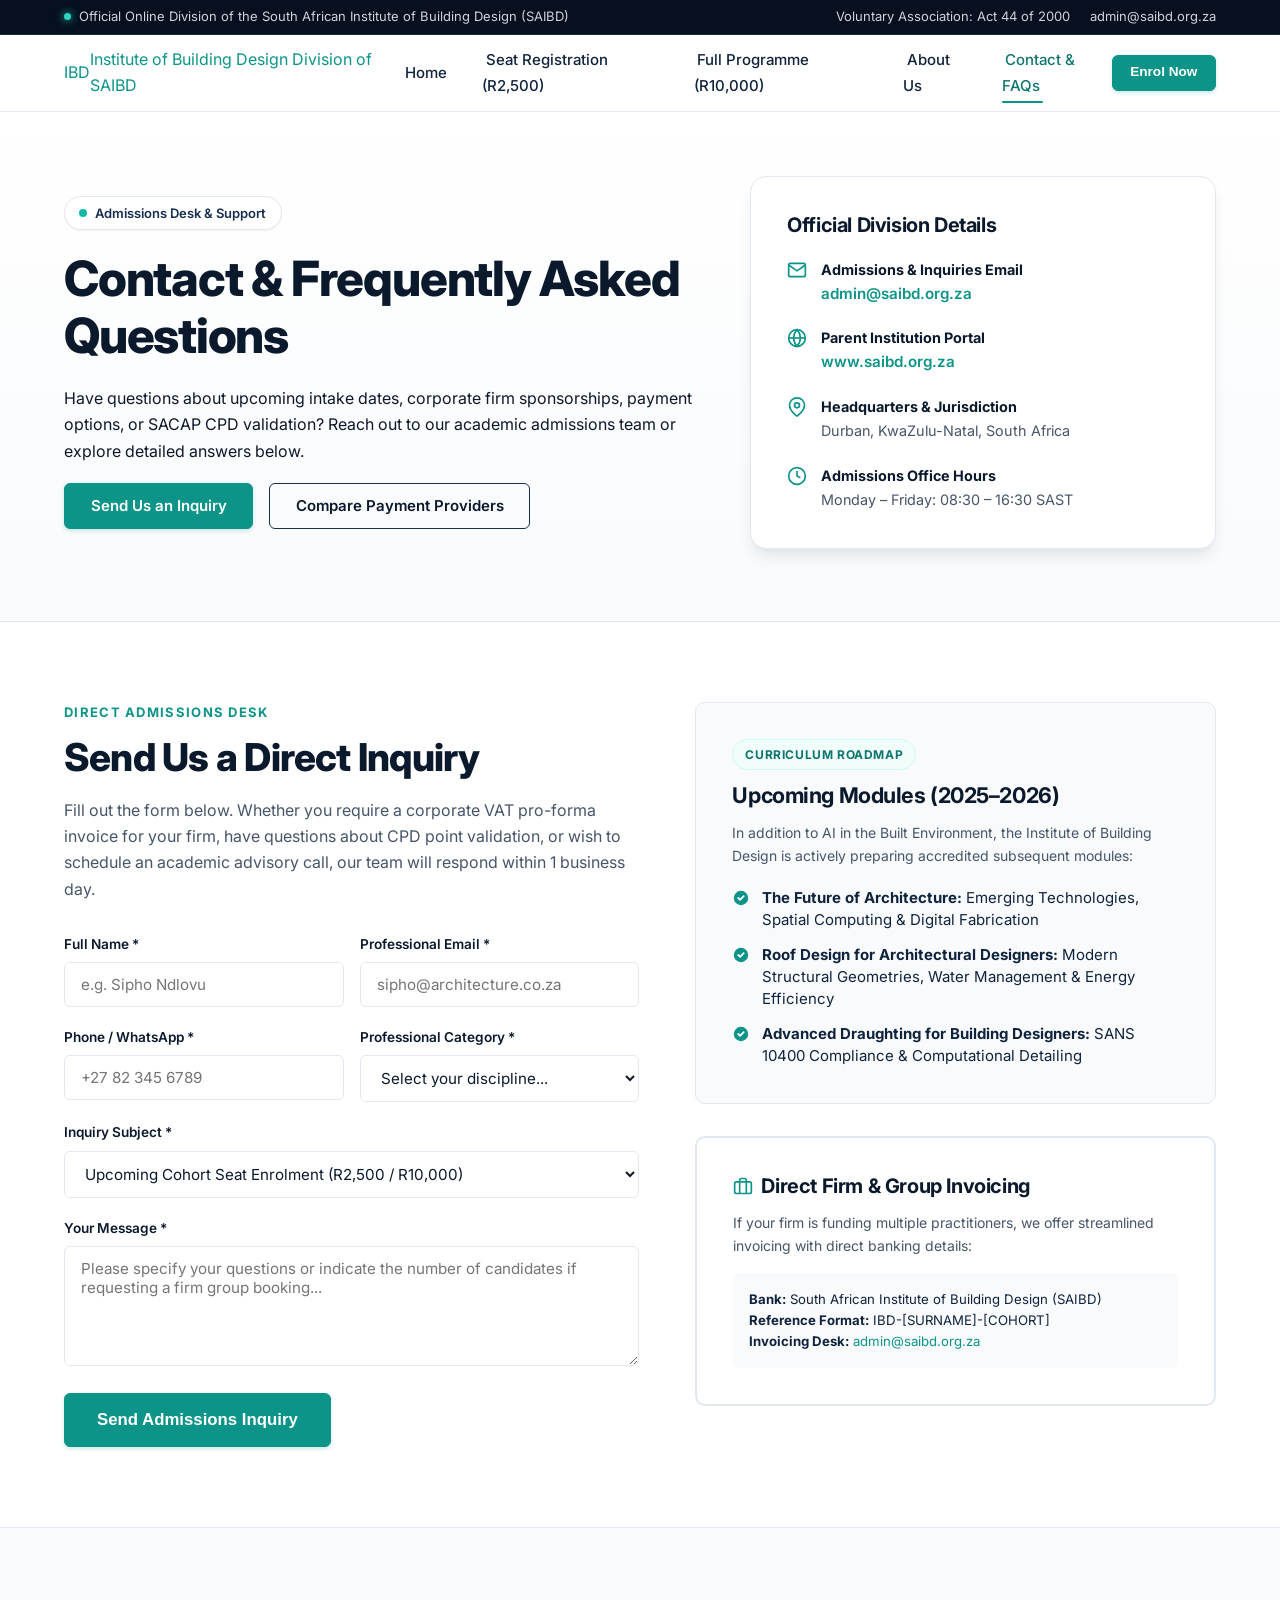
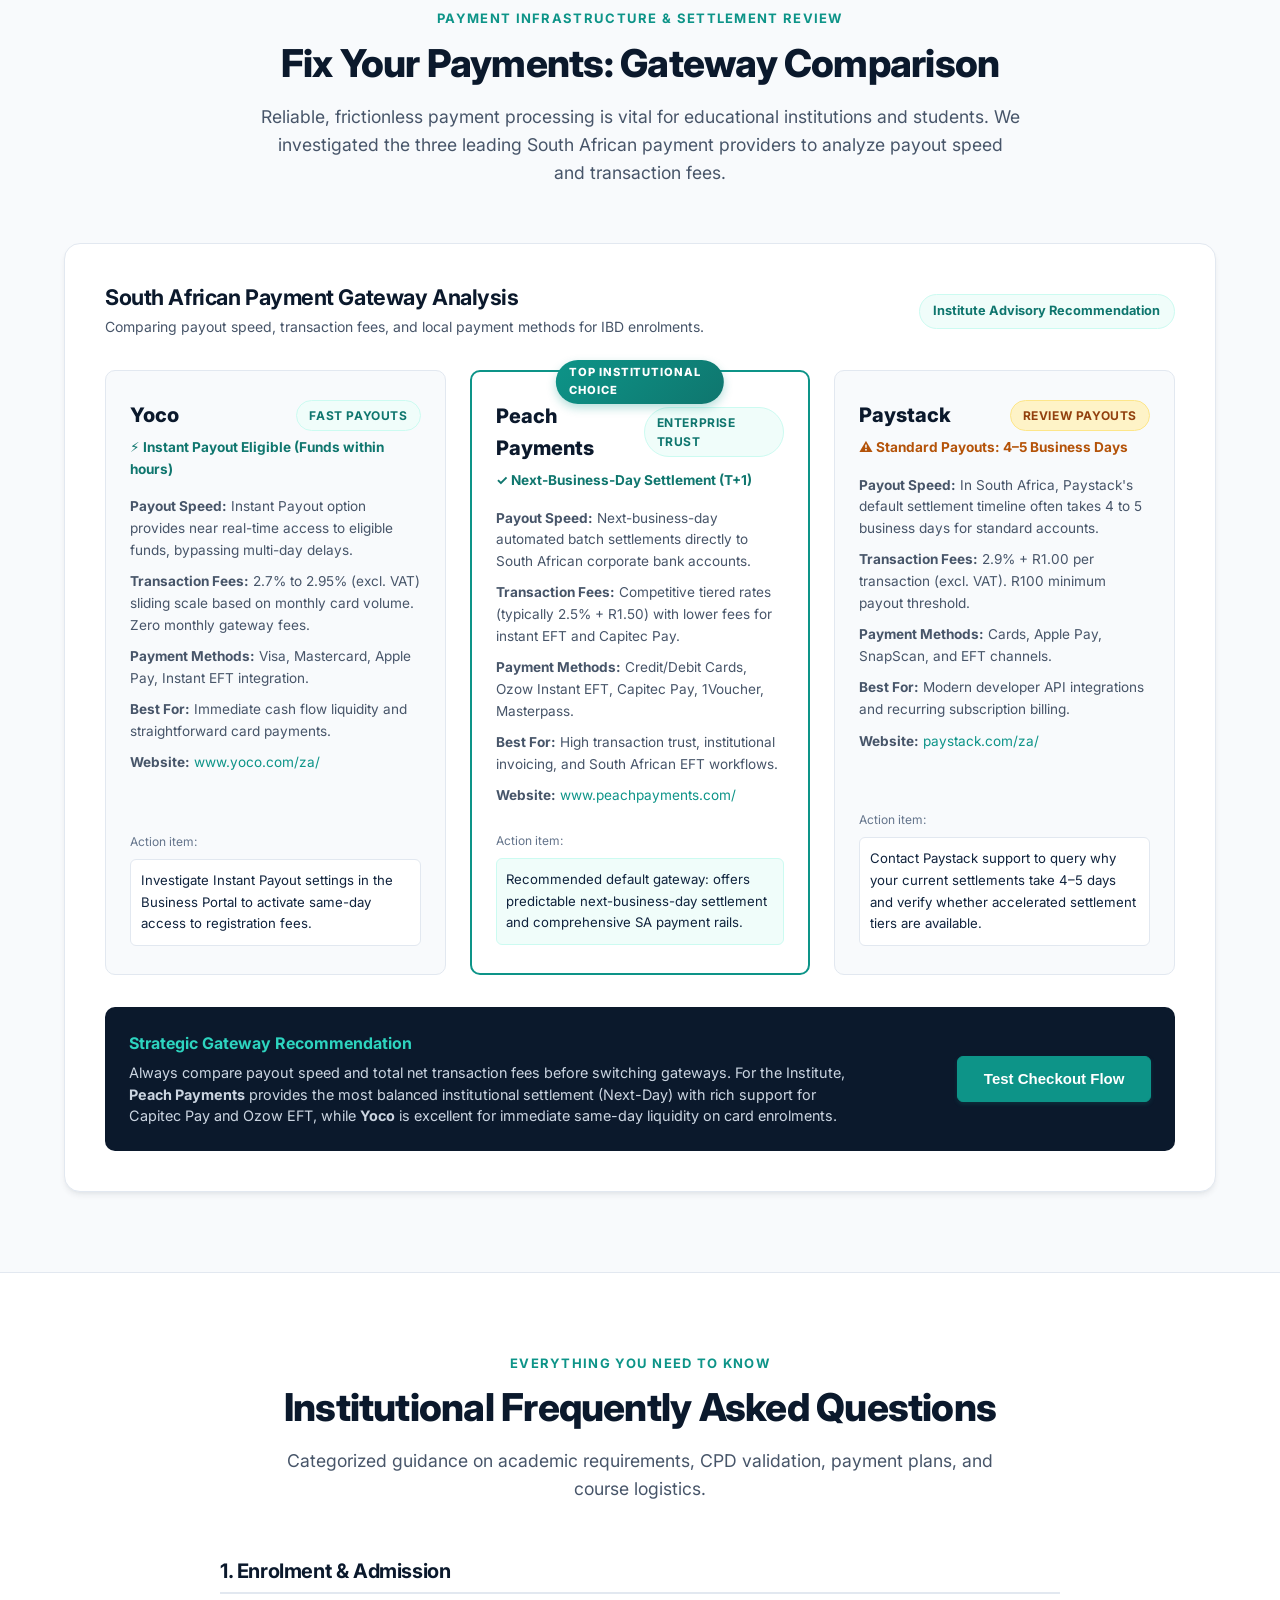
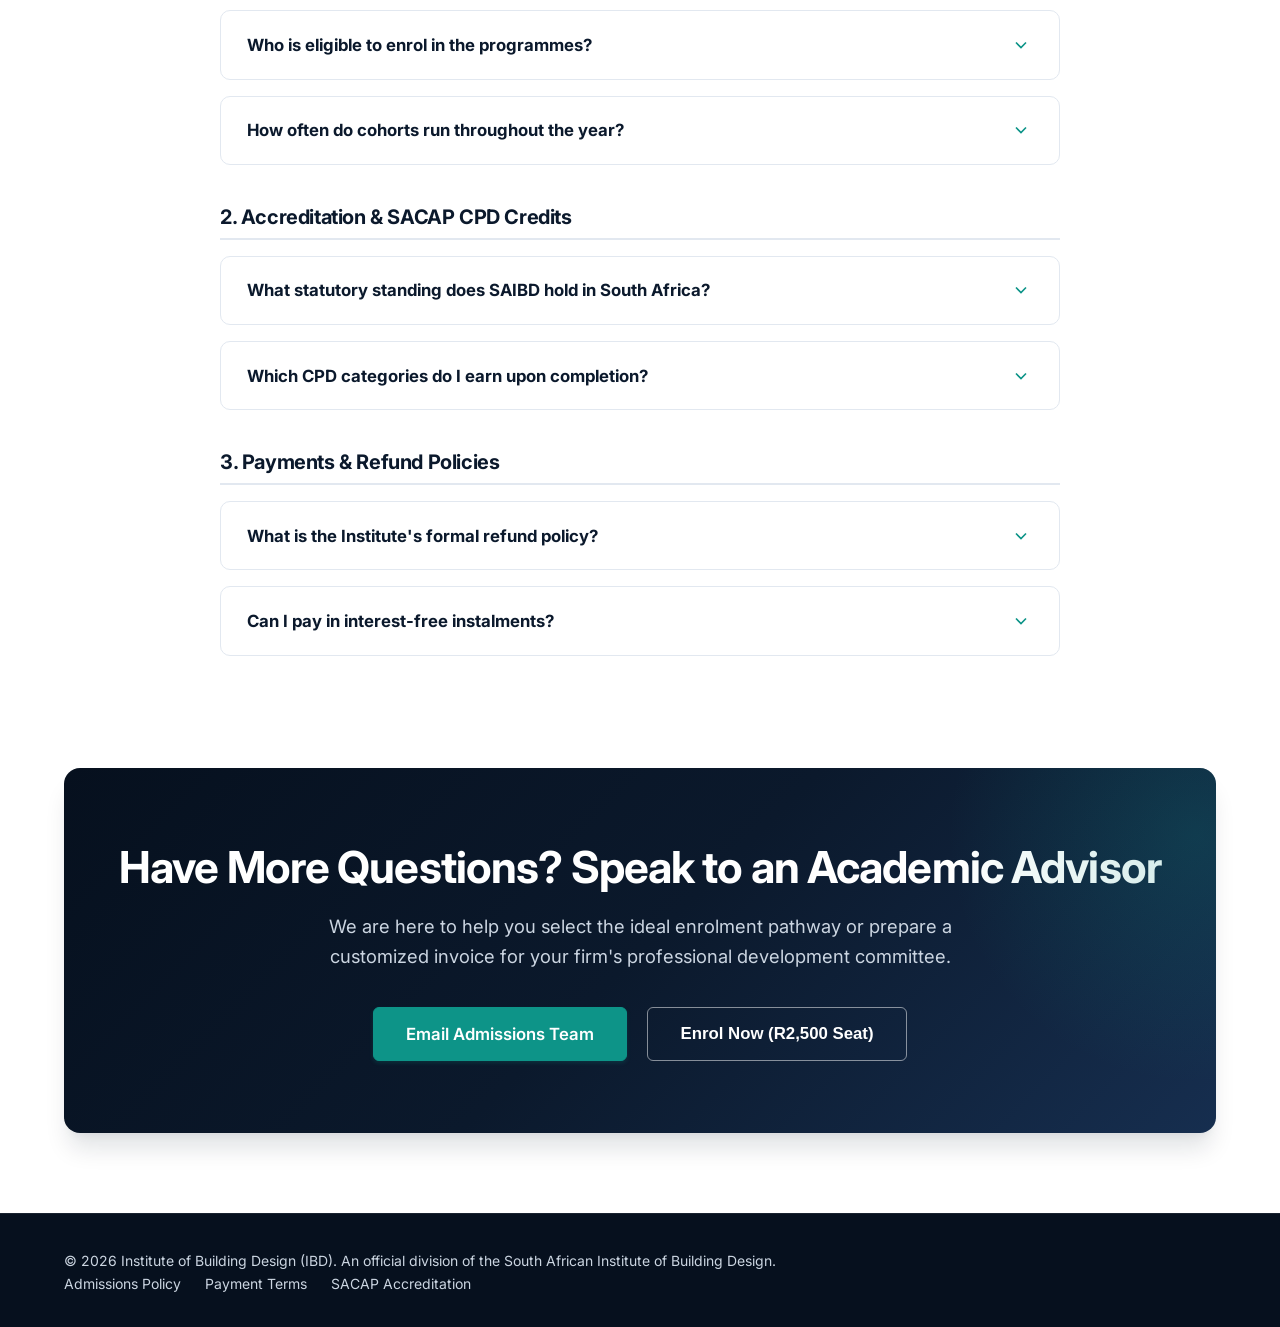
<file: contact-faqs.html>
<!DOCTYPE html>
<html lang="en">
<head>
  <meta charset="utf-8">
  <meta name="viewport" content="width=device-width, initial-scale=1, viewport-fit=cover">
  <title>Contact & FAQs | Institute of Building Design | Division of SAIBD</title>
  <meta name="description" content="Get in touch with the Institute of Building Design. Read answers to common questions about admissions, SACAP CPD points, payment plans, and gateway comparisons.">
  <link rel="preconnect" href="https://fonts.googleapis.com">
  <link rel="preconnect" href="https://fonts.gstatic.com" crossorigin>
  <link href="https://fonts.googleapis.com/css2?family=Inter:wght@400;500;600;700;800&display=swap" rel="stylesheet">
  <link rel="stylesheet" href="css/style.css">
</head>
<body>

  <!-- Top Notification Bar -->
  <aside class="header-topbar" aria-label="Official Institutional Notice">
    <div class="container topbar-content">
      <div class="topbar-badge">
        <span class="dot"></span>
        <span>Official Online Division of the South African Institute of Building Design (SAIBD)</span>
      </div>
      <div class="topbar-links">
        <span>Voluntary Association: Act 44 of 2000</span>
        <a href="mailto:admin@saibd.org.za">admin@saibd.org.za</a>
      </div>
    </div>
  </aside>

  <!-- Main Navigation Header -->
  <header class="site-header">
    <div class="container header-main">
      <a href="index.html" class="brand-logo" aria-label="Institute of Building Design Home">
        <div class="logo-symbol">IBD</div>
        <div class="logo-text">
          <span class="logo-title">Institute of Building Design</span>
          <span class="logo-sub">Division of SAIBD</span>
        </div>
      </a>

      <nav aria-label="Main Navigation">
        <ul class="nav-menu">
          <li><a href="index.html" class="nav-link">Home</a></li>
          <li><a href="product-seat-registration.html" class="nav-link">Seat Registration (R2,500)</a></li>
          <li><a href="product-full-programme.html" class="nav-link">Full Programme (R10,000)</a></li>
          <li><a href="about.html" class="nav-link">About Us</a></li>
          <li><a href="contact-faqs.html" class="nav-link active">Contact & FAQs</a></li>
        </ul>
      </nav>

      <div class="nav-actions">
        <button class="btn btn-teal btn-sm" data-checkout-trigger="seat-registration" id="nav-enrol-btn">Enrol Now</button>
        <button class="mobile-toggle" aria-label="Open Mobile Menu">
          <svg width="24" height="24" viewBox="0 0 24 24" fill="none" stroke="currentColor" stroke-width="2">
            <line x1="3" y1="12" x2="21" y2="12"></line>
            <line x1="3" y1="6" x2="21" y2="6"></line>
            <line x1="3" y1="18" x2="21" y2="18"></line>
          </svg>
        </button>
      </div>
    </div>
  </header>

  <!-- Mobile Drawer -->
  <div class="mobile-nav" role="dialog" aria-modal="true" aria-label="Mobile Navigation Drawer">
    <div class="mobile-nav-panel">
      <div class="mobile-nav-header">
        <span class="logo-title">IBD Navigation</span>
        <button class="mobile-close" aria-label="Close Mobile Menu" style="background:none;border:none;font-size:1.5rem;cursor:pointer;">&times;</button>
      </div>
      <ul class="mobile-nav-links">
        <li><a href="index.html">Home</a></li>
        <li><a href="product-seat-registration.html">Seat Registration (R2,500)</a></li>
        <li><a href="product-full-programme.html">Full Programme (R10,000)</a></li>
        <li><a href="about.html">About Us</a></li>
        <li><a href="contact-faqs.html" style="color:var(--teal-600);">Contact & FAQs</a></li>
      </ul>
      <div style="margin-top:auto;">
        <button class="btn btn-teal btn-block" data-checkout-trigger="seat-registration">Enrol Now</button>
        <p style="margin-top:1rem;font-size:0.8rem;color:var(--text-light);text-align:center;">SAIBD Endorsed • SACAP CPD Aligned</p>
      </div>
    </div>
  </div>

  <main>
    <!-- Contact & FAQ Hero -->
    <section class="hero-wrapper" style="padding:4rem 0 4.5rem;">
      <div class="container hero-grid">
        <div>
          <div class="hero-kicker">
            <span class="hero-kicker-dot"></span>
            <span>Admissions Desk & Support</span>
          </div>
          <h1 class="hero-title">Contact & Frequently <span class="highlight">Asked Questions</span></h1>
          <p class="hero-desc">
            Have questions about upcoming intake dates, corporate firm sponsorships, payment options, or SACAP CPD validation? Reach out to our academic admissions team or explore detailed answers below.
          </p>
          <div style="display:flex;gap:1rem;flex-wrap:wrap;">
            <a href="#contact-form-section" class="btn btn-teal">Send Us an Inquiry</a>
            <a href="#payment-comparison" class="btn btn-outline">Compare Payment Providers</a>
          </div>
        </div>

        <div class="hero-visual">
          <div style="background:#FFFFFF;border:1px solid var(--border-light);border-radius:var(--radius-lg);padding:2.25rem;box-shadow:var(--shadow-lg);">
            <h3 style="font-size:1.25rem;margin-bottom:1.25rem;color:var(--navy-900);">Official Division Details</h3>
            
            <div style="display:flex;flex-direction:column;gap:1.25rem;">
              <div style="display:flex;gap:0.85rem;">
                <div style="color:var(--teal-600);margin-top:2px;">
                  <svg width="20" height="20" viewBox="0 0 24 24" fill="none" stroke="currentColor" stroke-width="2"><path d="M4 4h16c1.1 0 2 .9 2 2v12c0 1.1-.9 2-2 2H4c-1.1 0-2-.9-2-2V6c0-1.1.9-2 2-2z"></path><polyline points="22,6 12,13 2,6"></polyline></svg>
                </div>
                <div>
                  <strong style="display:block;font-size:0.9rem;color:var(--navy-900);">Admissions & Inquiries Email</strong>
                  <a href="mailto:admin@saibd.org.za" style="font-size:0.95rem;font-weight:600;">admin@saibd.org.za</a>
                </div>
              </div>

              <div style="display:flex;gap:0.85rem;">
                <div style="color:var(--teal-600);margin-top:2px;">
                  <svg width="20" height="20" viewBox="0 0 24 24" fill="none" stroke="currentColor" stroke-width="2"><circle cx="12" cy="12" r="10"></circle><line x1="2" y1="12" x2="22" y2="12"></line><path d="M12 2a15.3 15.3 0 0 1 4 10 15.3 15.3 0 0 1-4 10 15.3 15.3 0 0 1-4-10 15.3 15.3 0 0 1 4-10z"></path></svg>
                </div>
                <div>
                  <strong style="display:block;font-size:0.9rem;color:var(--navy-900);">Parent Institution Portal</strong>
                  <a href="https://www.saibd.org.za" target="_blank" rel="noopener" style="font-size:0.95rem;font-weight:600;">www.saibd.org.za</a>
                </div>
              </div>

              <div style="display:flex;gap:0.85rem;">
                <div style="color:var(--teal-600);margin-top:2px;">
                  <svg width="20" height="20" viewBox="0 0 24 24" fill="none" stroke="currentColor" stroke-width="2"><path d="M21 10c0 7-9 13-9 13s-9-6-9-13a9 9 0 0 1 18 0z"></path><circle cx="12" cy="10" r="3"></circle></svg>
                </div>
                <div>
                  <strong style="display:block;font-size:0.9rem;color:var(--navy-900);">Headquarters & Jurisdiction</strong>
                  <span style="font-size:0.9rem;color:var(--text-muted);">Durban, KwaZulu-Natal, South Africa</span>
                </div>
              </div>

              <div style="display:flex;gap:0.85rem;">
                <div style="color:var(--teal-600);margin-top:2px;">
                  <svg width="20" height="20" viewBox="0 0 24 24" fill="none" stroke="currentColor" stroke-width="2"><circle cx="12" cy="12" r="10"></circle><polyline points="12 6 12 12 16 14"></polyline></svg>
                </div>
                <div>
                  <strong style="display:block;font-size:0.9rem;color:var(--navy-900);">Admissions Office Hours</strong>
                  <span style="font-size:0.9rem;color:var(--text-muted);">Monday – Friday: 08:30 – 16:30 SAST</span>
                </div>
              </div>
            </div>
          </div>
        </div>
      </div>
    </section>

    <!-- Contact Form & Direct Inquiries -->
    <section class="section" id="contact-form-section">
      <div class="container">
        <div class="contact-split-grid">
          <div>
            <span class="section-eyebrow">Direct Admissions Desk</span>
            <h2 class="section-title">Send Us a Direct Inquiry</h2>
            <p style="color:var(--text-muted);margin-bottom:2rem;">
              Fill out the form below. Whether you require a corporate VAT pro-forma invoice for your firm, have questions about CPD point validation, or wish to schedule an academic advisory call, our team will respond within 1 business day.
            </p>

            <form id="institute-contact-form">
              <div class="form-grid-2">
                <div class="form-group">
                  <label class="form-label" for="contact-name">Full Name *</label>
                  <input type="text" id="contact-name" class="form-control" placeholder="e.g. Sipho Ndlovu" required>
                </div>
                <div class="form-group">
                  <label class="form-label" for="contact-email">Professional Email *</label>
                  <input type="email" id="contact-email" class="form-control" placeholder="sipho@architecture.co.za" required>
                </div>
              </div>

              <div class="form-grid-2">
                <div class="form-group">
                  <label class="form-label" for="contact-phone">Phone / WhatsApp *</label>
                  <input type="tel" id="contact-phone" class="form-control" placeholder="+27 82 345 6789" required>
                </div>
                <div class="form-group">
                  <label class="form-label" for="contact-category">Professional Category *</label>
                  <select id="contact-category" class="form-control" required>
                    <option value="">Select your discipline...</option>
                    <option value="Architect">Professional Architect (Pr.Arch)</option>
                    <option value="Senior Technologist">Senior Architectural Technologist (Pr.S.Arch.T)</option>
                    <option value="Technologist">Architectural Technologist (Pr.Arch.T)</option>
                    <option value="Draughtsperson">Architectural Draughtsperson (Pr.Arch.Draught)</option>
                    <option value="Candidate">Candidate Practitioner</option>
                    <option value="Engineer">Structural / Civil Engineer</option>
                    <option value="Quantity Surveyor">Quantity Surveyor / Project Manager</option>
                    <option value="Firm Principal">Firm Partner / Practice Principal</option>
                    <option value="Academic">Academic / Student</option>
                  </select>
                </div>
              </div>

              <div class="form-group">
                <label class="form-label" for="contact-subject">Inquiry Subject *</label>
                <select id="contact-subject" class="form-control" required>
                  <option value="Seat Enrolment">Upcoming Cohort Seat Enrolment (R2,500 / R10,000)</option>
                  <option value="Corporate Invoice">Corporate Group Booking & Pro-Forma Tax Invoice</option>
                  <option value="CPD Points">SACAP Category 1 & Category 3 CPD Point Questions</option>
                  <option value="Payment Plan">3-Month Interest-Free Payment Plan Setup</option>
                  <option value="Payment Gateway">Payment Gateway & Settlement Inquiry</option>
                  <option value="Curriculum">Curriculum & Software Prerequisites</option>
                </select>
              </div>

              <div class="form-group">
                <label class="form-label" for="contact-message">Your Message *</label>
                <textarea id="contact-message" class="form-control" placeholder="Please specify your questions or indicate the number of candidates if requesting a firm group booking..." required></textarea>
              </div>

              <button type="submit" class="btn btn-teal btn-lg">Send Admissions Inquiry</button>
              <div id="contact-form-response"></div>
            </form>
          </div>

          <!-- Future Modules & Institutional Details -->
          <div>
            <div style="background-color:var(--bg-subtle);border:1px solid var(--border-light);border-radius:var(--radius-md);padding:2.25rem;margin-bottom:2rem;">
              <span class="badge badge-teal" style="margin-bottom:0.75rem;">Curriculum Roadmap</span>
              <h3 style="font-size:1.35rem;margin-bottom:0.75rem;color:var(--navy-900);">Upcoming Modules (2025–2026)</h3>
              <p style="font-size:0.875rem;color:var(--text-muted);margin-bottom:1.25rem;">
                In addition to AI in the Built Environment, the Institute of Building Design is actively preparing accredited subsequent modules:
              </p>
              
              <ul class="feature-list" style="margin-bottom:0;">
                <li class="feature-item">
                  <svg class="feature-icon" viewBox="0 0 20 20" fill="currentColor"><path fill-rule="evenodd" d="M10 18a8 8 0 100-16 8 8 0 000 16zm3.707-9.293a1 1 0 00-1.414-1.414L9 10.586 7.707 9.293a1 1 0 00-1.414 1.414l2 2a1 1 0 001.414 0l4-4z" clip-rule="evenodd"/></svg>
                  <div><strong>The Future of Architecture:</strong> Emerging Technologies, Spatial Computing & Digital Fabrication</div>
                </li>
                <li class="feature-item">
                  <svg class="feature-icon" viewBox="0 0 20 20" fill="currentColor"><path fill-rule="evenodd" d="M10 18a8 8 0 100-16 8 8 0 000 16zm3.707-9.293a1 1 0 00-1.414-1.414L9 10.586 7.707 9.293a1 1 0 00-1.414 1.414l2 2a1 1 0 001.414 0l4-4z" clip-rule="evenodd"/></svg>
                  <div><strong>Roof Design for Architectural Designers:</strong> Modern Structural Geometries, Water Management & Energy Efficiency</div>
                </li>
                <li class="feature-item">
                  <svg class="feature-icon" viewBox="0 0 20 20" fill="currentColor"><path fill-rule="evenodd" d="M10 18a8 8 0 100-16 8 8 0 000 16zm3.707-9.293a1 1 0 00-1.414-1.414L9 10.586 7.707 9.293a1 1 0 00-1.414 1.414l2 2a1 1 0 001.414 0l4-4z" clip-rule="evenodd"/></svg>
                  <div><strong>Advanced Draughting for Building Designers:</strong> SANS 10400 Compliance & Computational Detailing</div>
                </li>
              </ul>
            </div>

            <!-- Corporate / Firm Invoicing Notice -->
            <div style="background-color:#FFFFFF;border:2px solid var(--border-light);border-radius:var(--radius-md);padding:2.25rem;">
              <h3 style="font-size:1.25rem;color:var(--navy-900);margin-bottom:0.75rem;display:flex;align-items:center;gap:0.5rem;">
                <svg width="20" height="20" viewBox="0 0 24 24" fill="none" stroke="var(--teal-600)" stroke-width="2"><rect x="2" y="7" width="20" height="14" rx="2" ry="2"></rect><path d="M16 21V5a2 2 0 0 0-2-2h-4a2 2 0 0 0-2 2v16"></path></svg>
                Direct Firm & Group Invoicing
              </h3>
              <p style="font-size:0.875rem;color:var(--text-muted);margin-bottom:1rem;">
                If your firm is funding multiple practitioners, we offer streamlined invoicing with direct banking details:
              </p>
              <div style="font-size:0.825rem;color:var(--navy-850);background-color:var(--bg-subtle);padding:1rem;border-radius:var(--radius-sm);line-height:1.6;">
                <strong>Bank:</strong> South African Institute of Building Design (SAIBD)<br>
                <strong>Reference Format:</strong> IBD-[SURNAME]-[COHORT]<br>
                <strong>Invoicing Desk:</strong> <a href="mailto:admin@saibd.org.za">admin@saibd.org.za</a>
              </div>
            </div>
          </div>
        </div>
      </div>
    </section>

    <!-- Requirement 4: Fix Your Payments — Payment Gateway Comparison -->
    <section class="section section-alt" id="payment-comparison">
      <div class="container">
        <div class="section-header">
          <span class="section-eyebrow">Payment Infrastructure & Settlement Review</span>
          <h2 class="section-title">Fix Your Payments: Gateway Comparison</h2>
          <p class="section-subtitle">
            Reliable, frictionless payment processing is vital for educational institutions and students. We investigated the three leading South African payment providers to analyze payout speed and transaction fees.
          </p>
        </div>

        <div class="payment-compare-card">
          <div style="display:flex;justify-content:space-between;align-items:center;flex-wrap:wrap;gap:1rem;margin-bottom:1rem;">
            <div>
              <h3 style="font-size:1.35rem;margin-bottom:0.25rem;">South African Payment Gateway Analysis</h3>
              <p style="font-size:0.875rem;color:var(--text-muted);margin-bottom:0;">Comparing payout speed, transaction fees, and local payment methods for IBD enrolments.</p>
            </div>
            <div style="font-size:0.8rem;background-color:var(--teal-50);color:var(--teal-700);border:1px solid var(--teal-100);padding:0.4rem 0.85rem;border-radius:var(--radius-full);font-weight:700;">
              Institute Advisory Recommendation
            </div>
          </div>

          <div class="provider-grid">
            <!-- Yoco Card -->
            <div class="provider-card">
              <div class="provider-name">
                <span>Yoco</span>
                <span class="badge badge-teal">Fast Payouts</span>
              </div>
              <div class="provider-payout">
                ⚡ Instant Payout Eligible (Funds within hours)
              </div>
              <ul class="provider-meta-list">
                <li><strong>Payout Speed:</strong> Instant Payout option provides near real-time access to eligible funds, bypassing multi-day delays.</li>
                <li><strong>Transaction Fees:</strong> 2.7% to 2.95% (excl. VAT) sliding scale based on monthly card volume. Zero monthly gateway fees.</li>
                <li><strong>Payment Methods:</strong> Visa, Mastercard, Apple Pay, Instant EFT integration.</li>
                <li><strong>Best For:</strong> Immediate cash flow liquidity and straightforward card payments.</li>
                <li><strong>Website:</strong> <a href="https://www.yoco.com/za/" target="_blank" rel="noopener">www.yoco.com/za/</a></li>
              </ul>
              <div style="margin-top:auto;">
                <span style="font-size:0.75rem;color:var(--text-light);display:block;margin-bottom:0.5rem;">Action item:</span>
                <p style="font-size:0.825rem;color:var(--navy-850);margin-bottom:0;background:#FFFFFF;padding:0.6rem;border-radius:var(--radius-sm);border:1px solid var(--border-light);">
                  Investigate Instant Payout settings in the Business Portal to activate same-day access to registration fees.
                </p>
              </div>
            </div>

            <!-- Peach Payments Card (Recommended) -->
            <div class="provider-card recommended">
              <div class="featured-ribbon" style="top:-12px;font-size:0.7rem;padding:0.25rem 0.85rem;">Top Institutional Choice</div>
              <div class="provider-name">
                <span>Peach Payments</span>
                <span class="badge badge-teal">Enterprise Trust</span>
              </div>
              <div class="provider-payout" style="color:var(--teal-700);">
                ✓ Next-Business-Day Settlement (T+1)
              </div>
              <ul class="provider-meta-list">
                <li><strong>Payout Speed:</strong> Next-business-day automated batch settlements directly to South African corporate bank accounts.</li>
                <li><strong>Transaction Fees:</strong> Competitive tiered rates (typically 2.5% + R1.50) with lower fees for instant EFT and Capitec Pay.</li>
                <li><strong>Payment Methods:</strong> Credit/Debit Cards, Ozow Instant EFT, Capitec Pay, 1Voucher, Masterpass.</li>
                <li><strong>Best For:</strong> High transaction trust, institutional invoicing, and South African EFT workflows.</li>
                <li><strong>Website:</strong> <a href="https://www.peachpayments.com/" target="_blank" rel="noopener">www.peachpayments.com/</a></li>
              </ul>
              <div style="margin-top:auto;">
                <span style="font-size:0.75rem;color:var(--text-light);display:block;margin-bottom:0.5rem;">Action item:</span>
                <p style="font-size:0.825rem;color:var(--navy-850);margin-bottom:0;background:var(--teal-50);padding:0.6rem;border-radius:var(--radius-sm);border:1px solid var(--teal-100);">
                  Recommended default gateway: offers predictable next-business-day settlement and comprehensive SA payment rails.
                </p>
              </div>
            </div>

            <!-- Paystack Card -->
            <div class="provider-card">
              <div class="provider-name">
                <span>Paystack</span>
                <span class="badge badge-gold">Review Payouts</span>
              </div>
              <div class="provider-payout warning">
                ⚠️ Standard Payouts: 4–5 Business Days
              </div>
              <ul class="provider-meta-list">
                <li><strong>Payout Speed:</strong> In South Africa, Paystack's default settlement timeline often takes 4 to 5 business days for standard accounts.</li>
                <li><strong>Transaction Fees:</strong> 2.9% + R1.00 per transaction (excl. VAT). R100 minimum payout threshold.</li>
                <li><strong>Payment Methods:</strong> Cards, Apple Pay, SnapScan, and EFT channels.</li>
                <li><strong>Best For:</strong> Modern developer API integrations and recurring subscription billing.</li>
                <li><strong>Website:</strong> <a href="https://paystack.com/za/" target="_blank" rel="noopener">paystack.com/za/</a></li>
              </ul>
              <div style="margin-top:auto;">
                <span style="font-size:0.75rem;color:var(--text-light);display:block;margin-bottom:0.5rem;">Action item:</span>
                <p style="font-size:0.825rem;color:var(--navy-850);margin-bottom:0;background:#FFFFFF;padding:0.6rem;border-radius:var(--radius-sm);border:1px solid var(--border-light);">
                  Contact Paystack support to query why your current settlements take 4–5 days and verify whether accelerated settlement tiers are available.
                </p>
              </div>
            </div>
          </div>

          <!-- Recommendation Banner -->
          <div style="margin-top:2rem;padding:1.5rem;background-color:var(--navy-900);color:#FFFFFF;border-radius:var(--radius-md);display:flex;align-items:center;justify-content:space-between;flex-wrap:wrap;gap:1.5rem;">
            <div style="max-width:720px;">
              <strong style="color:var(--teal-400);font-size:1rem;display:block;margin-bottom:0.35rem;">
                Strategic Gateway Recommendation
              </strong>
              <p style="color:var(--text-on-dark-muted);font-size:0.9rem;margin-bottom:0;line-height:1.5;">
                Always compare payout speed and total net transaction fees before switching gateways. For the Institute, <strong>Peach Payments</strong> provides the most balanced institutional settlement (Next-Day) with rich support for Capitec Pay and Ozow EFT, while <strong>Yoco</strong> is excellent for immediate same-day liquidity on card enrolments.
              </p>
            </div>
            <button class="btn btn-teal" data-checkout-trigger="seat-registration">Test Checkout Flow</button>
          </div>
        </div>
      </div>
    </section>

    <!-- Comprehensive Categorized FAQs -->
    <section class="section" id="faq-directory">
      <div class="container">
        <div class="section-header">
          <span class="section-eyebrow">Everything You Need To Know</span>
          <h2 class="section-title">Institutional Frequently Asked Questions</h2>
          <p class="section-subtitle">
            Categorized guidance on academic requirements, CPD validation, payment plans, and course logistics.
          </p>
        </div>

        <div class="faq-container">
          <h3 style="font-size:1.25rem;margin:2rem 0 1rem;color:var(--navy-900);border-bottom:2px solid var(--border-light);padding-bottom:0.5rem;">
            1. Enrolment & Admission
          </h3>

          <div class="faq-item">
            <button class="faq-question">
              <span>Who is eligible to enrol in the programmes?</span>
              <span class="faq-icon">
                <svg width="20" height="20" viewBox="0 0 24 24" fill="none" stroke="currentColor" stroke-width="2"><polyline points="6 9 12 15 18 9"></polyline></svg>
              </span>
            </button>
            <div class="faq-answer">
              <div class="faq-answer-inner">
                The programmes are designed for candidate or professional architectural draughtspersons, technologists, senior technologists, architects, civil and structural engineers, quantity surveyors, land surveyors, and built environment firm leaders. Academics and postgraduate students are also welcome.
              </div>
            </div>
          </div>

          <div class="faq-item">
            <button class="faq-question">
              <span>How often do cohorts run throughout the year?</span>
              <span class="faq-icon">
                <svg width="20" height="20" viewBox="0 0 24 24" fill="none" stroke="currentColor" stroke-width="2"><polyline points="6 9 12 15 18 9"></polyline></svg>
              </span>
            </button>
            <div class="faq-answer">
              <div class="faq-answer-inner">
                Intakes run monthly, quarterly, and bi-annually, calibrated to demand and faculty availability. Cohorts are strictly capped at 25 participants to preserve peer review quality.
              </div>
            </div>
          </div>

          <h3 style="font-size:1.25rem;margin:2.5rem 0 1rem;color:var(--navy-900);border-bottom:2px solid var(--border-light);padding-bottom:0.5rem;">
            2. Accreditation & SACAP CPD Credits
          </h3>

          <div class="faq-item">
            <button class="faq-question">
              <span>What statutory standing does SAIBD hold in South Africa?</span>
              <span class="faq-icon">
                <svg width="20" height="20" viewBox="0 0 24 24" fill="none" stroke="currentColor" stroke-width="2"><polyline points="6 9 12 15 18 9"></polyline></svg>
              </span>
            </button>
            <div class="faq-answer">
              <div class="faq-answer-inner">
                The South African Institute of Building Design (SAIBD) is a voluntary association officially recognised under the Architectural Profession Act No. 44 of 2000. It represents building designers and architectural technologists across South Africa.
              </div>
            </div>
          </div>

          <div class="faq-item">
            <button class="faq-question">
              <span>Which CPD categories do I earn upon completion?</span>
              <span class="faq-icon">
                <svg width="20" height="20" viewBox="0 0 24 24" fill="none" stroke="currentColor" stroke-width="2"><polyline points="6 9 12 15 18 9"></polyline></svg>
              </span>
            </button>
            <div class="faq-answer">
              <div class="faq-answer-inner">
                Successful graduates earn 2 Category 1 CPD credits (Accredited Learning Activities) and 1 Category 3 CPD credit (Individual Activities), aligned directly with SACAP’s 10 Core Competencies for Architectural Design and Computer Applications.
              </div>
            </div>
          </div>

          <h3 style="font-size:1.25rem;margin:2.5rem 0 1rem;color:var(--navy-900);border-bottom:2px solid var(--border-light);padding-bottom:0.5rem;">
            3. Payments & Refund Policies
          </h3>

          <div class="faq-item">
            <button class="faq-question">
              <span>What is the Institute's formal refund policy?</span>
              <span class="faq-icon">
                <svg width="20" height="20" viewBox="0 0 24 24" fill="none" stroke="currentColor" stroke-width="2"><polyline points="6 9 12 15 18 9"></polyline></svg>
              </span>
            </button>
            <div class="faq-answer">
              <div class="faq-answer-inner">
                The R2,500 seat registration fee is non-refundable, but may be transferred to any future intake if requested in writing prior to the course start date. No refunds are issued after the second session has completed. If the Institute ever postpones or cancels an intake, enrolled participants receive an immediate 100% full refund or priority placement in the next session.
              </div>
            </div>
          </div>

          <div class="faq-item">
            <button class="faq-question">
              <span>Can I pay in interest-free instalments?</span>
              <span class="faq-icon">
                <svg width="20" height="20" viewBox="0 0 24 24" fill="none" stroke="currentColor" stroke-width="2"><polyline points="6 9 12 15 18 9"></polyline></svg>
              </span>
            </button>
            <div class="faq-answer">
              <div class="faq-answer-inner">
                Yes. Our 3-month payment plan consists of a R2,500 initial deposit upon registration, followed by 3 equal monthly instalments of R2,500, with 0% interest and no hidden administration charges.
              </div>
            </div>
          </div>
        </div>
      </div>
    </section>

    <!-- Final Call to Action -->
    <section class="section" style="padding-top:1rem;">
      <div class="container">
        <div class="cta-banner">
          <h2>Have More Questions? Speak to an Academic Advisor</h2>
          <p>
            We are here to help you select the ideal enrolment pathway or prepare a customized invoice for your firm's professional development committee.
          </p>
          <div class="cta-actions">
            <a href="mailto:admin@saibd.org.za" class="btn btn-teal btn-lg">Email Admissions Team</a>
            <button class="btn btn-outline-white btn-lg" data-checkout-trigger="seat-registration">
              Enrol Now (R2,500 Seat)
            </button>
          </div>
        </div>
      </div>
    </section>
  </main>

  <!-- Global Footer -->
  <footer class="site-footer">
    <div class="container">
      <div class="footer-grid">
        <div class="footer-col">
          <div class="brand-logo" style="margin-bottom:1.25rem;">
            <div class="logo-symbol" style="background:#0F2438;">IBD</div>
            <div class="logo-text">
              <span class="logo-title" style="color:#FFFFFF;">Institute of Building Design</span>
              <span class="logo-sub" style="color:var(--teal-400);">Division of SAIBD</span>
            </div>
          </div>
          <p style="color:var(--text-on-dark-muted);font-size:0.875rem;line-height:1.6;">
            The Institute of Building Design (IBD) is an official online division of the South African Institute of Building Design (SAIBD), established under the Architectural Profession Act No. 44 of 2000.
          </p>
          <div style="font-size:0.825rem;color:var(--teal-400);font-weight:600;margin-top:1rem;">
            Durban, KwaZulu-Natal, South Africa
          </div>
        </div>

        <div class="footer-col">
          <h5>Programmes & Pricing</h5>
          <ul class="footer-links">
            <li><a href="product-seat-registration.html">Seat Registration (R2,500)</a></li>
            <li><a href="product-full-programme.html">Full Programme (R10,000)</a></li>
            <li><a href="product-full-programme.html#early-bird">Early Bird Pricing (R7,500)</a></li>
            <li><a href="product-seat-registration.html#benefits">Payment Plans & Instalments</a></li>
          </ul>
        </div>

        <div class="footer-col">
          <h5>Institute & Trust</h5>
          <ul class="footer-links">
            <li><a href="about.html">About the Institute</a></li>
            <li><a href="about.html#credentials">SAIBD Credentials & Governance</a></li>
            <li><a href="about.html#faculty">Leadership & Faculty</a></li>
            <li><a href="about.html#philosophy">First Principles Pedagogy</a></li>
          </ul>
        </div>

        <div class="footer-col">
          <h5>Contact & Support</h5>
          <ul class="footer-links">
            <li><a href="mailto:admin@saibd.org.za">admin@saibd.org.za</a></li>
            <li><a href="https://www.saibd.org.za" target="_blank" rel="noopener">www.saibd.org.za</a></li>
            <li><a href="contact-faqs.html">Frequently Asked Questions</a></li>
            <li><a href="contact-faqs.html#payment-comparison">Payment Provider Comparison</a></li>
          </ul>
        </div>
      </div>

      <div class="footer-bottom">
        <div>
          © 2026 Institute of Building Design (IBD). An official division of the South African Institute of Building Design.
        </div>
        <div style="display:flex;gap:1.5rem;">
          <a href="contact-faqs.html" style="color:var(--text-on-dark-muted);">Admissions Policy</a>
          <a href="contact-faqs.html#payment-comparison" style="color:var(--text-on-dark-muted);">Payment Terms</a>
          <a href="about.html#credentials" style="color:var(--text-on-dark-muted);">SACAP Accreditation</a>
        </div>
      </div>
    </div>
  </footer>

  <!-- Universal Checkout Drawer / Modal -->
  <div class="checkout-modal" id="checkout-modal" role="dialog" aria-modal="true" aria-labelledby="modal-heading">
    <div class="checkout-dialog">
      <div class="checkout-header">
        <div>
          <h3 id="modal-heading">Secure Programme Enrolment</h3>
          <span style="font-size:0.75rem;color:var(--teal-700);font-weight:600;">256-Bit SSL Encrypted • Institute of Building Design</span>
        </div>
        <button class="checkout-close-btn" aria-label="Close Checkout">&times;</button>
      </div>

      <div class="checkout-body">
        <form id="checkout-form">
          <div class="checkout-step">
            <label class="step-label">
              <span class="step-number">1</span>
              Select Enrolment Option
            </label>
            <div class="product-select-group">
              <label class="product-option-radio selected">
                <input type="radio" name="checkout-product" value="seat-registration" checked>
                <span class="radio-title">Seat Registration</span>
                <span class="radio-price">R2,500</span>
                <span style="display:block;font-size:0.75rem;color:var(--text-light);margin-top:0.25rem;">Deductible deposit</span>
              </label>

              <label class="product-option-radio">
                <input type="radio" name="checkout-product" value="full-programme">
                <span class="radio-title">Full Programme</span>
                <span class="radio-price">R10,000</span>
                <span style="display:block;font-size:0.75rem;color:var(--text-light);margin-top:0.25rem;">Complete tuition & CPD</span>
              </label>
            </div>
          </div>

          <div class="checkout-step">
            <label class="step-label">
              <span class="step-number">2</span>
              Choose South African Payment Gateway
            </label>
            <div class="gateway-grid">
              <label class="gateway-option selected">
                <input type="radio" name="checkout-gateway" value="peach" checked>
                <strong style="font-size:0.875rem;color:var(--navy-900);">Peach Payments</strong>
                <span class="gateway-badge">Next-Day Payout</span>
                <span style="font-size:0.675rem;color:var(--text-light);">Cards, Ozow, Capitec</span>
              </label>

              <label class="gateway-option">
                <input type="radio" name="checkout-gateway" value="yoco">
                <strong style="font-size:0.875rem;color:var(--navy-900);">Yoco</strong>
                <span class="gateway-badge" style="color:var(--teal-700);">Instant Payout</span>
                <span style="font-size:0.675rem;color:var(--text-light);">Fast local cards</span>
              </label>

              <label class="gateway-option">
                <input type="radio" name="checkout-gateway" value="paystack">
                <strong style="font-size:0.875rem;color:var(--navy-900);">Paystack</strong>
                <span class="gateway-badge" style="color:var(--navy-700);">Standard</span>
                <span style="font-size:0.675rem;color:var(--text-light);">Cards, Apple Pay</span>
              </label>
            </div>
            
            <div id="checkout-gateway-note" style="margin-top:0.75rem;padding:0.75rem 1rem;background-color:var(--bg-subtle);border-radius:var(--radius-sm);font-size:0.8rem;color:var(--navy-850);"></div>
          </div>

          <div class="checkout-step">
            <label class="step-label">
              <span class="step-number">3</span>
              Candidate & Professional Registration
            </label>
            <div class="form-grid-2">
              <div class="form-group" style="margin-bottom:0.75rem;">
                <label class="form-label" for="checkout-fname">First Name *</label>
                <input type="text" id="checkout-fname" class="form-control" placeholder="e.g. Sipho" required>
              </div>
              <div class="form-group" style="margin-bottom:0.75rem;">
                <label class="form-label" for="checkout-lname">Last Name *</label>
                <input type="text" id="checkout-lname" class="form-control" placeholder="e.g. Ndlovu" required>
              </div>
            </div>

            <div class="form-group" style="margin-bottom:0.75rem;">
              <label class="form-label" for="checkout-email">Professional Email *</label>
              <input type="email" id="checkout-email" class="form-control" placeholder="sipho@architects.co.za" required>
            </div>

            <div class="form-grid-2">
              <div class="form-group" style="margin-bottom:0.75rem;">
                <label class="form-label" for="checkout-phone">Mobile / WhatsApp *</label>
                <input type="tel" id="checkout-phone" class="form-control" placeholder="+27 82 123 4567" required>
              </div>
              <div class="form-group" style="margin-bottom:0.75rem;">
                <label class="form-label" for="checkout-sacap">SACAP / SAIBD Reg No.</label>
                <input type="text" id="checkout-sacap" class="form-control" placeholder="e.g. D1234 (Optional)">
              </div>
            </div>
          </div>

          <div class="checkout-summary-box">
            <div class="summary-row">
              <span id="checkout-item-title">Seat Registration Deposit</span>
              <span id="checkout-subtotal" style="font-weight:600;color:var(--navy-900);">R2,500</span>
            </div>
            <div class="summary-row">
              <span>Card / Processing Surcharge</span>
              <span id="checkout-processing-fee" style="color:var(--teal-700);font-weight:600;">R0.00</span>
            </div>
            <div class="summary-row total">
              <span>Total Due Now</span>
              <span id="checkout-total" style="color:var(--teal-700);">R2,500</span>
            </div>
          </div>

          <button type="submit" class="btn btn-teal btn-block btn-lg" id="checkout-submit-btn">
            Proceed to Secure Payment
          </button>
        </form>

        <div id="checkout-success" style="display:none;text-align:center;padding:1.5rem 0;">
          <div style="width:64px;height:64px;background-color:var(--teal-50);color:var(--teal-600);border-radius:50%;display:inline-flex;align-items:center;justify-content:center;margin-bottom:1.25rem;">
            <svg width="34" height="34" viewBox="0 0 24 24" fill="none" stroke="currentColor" stroke-width="2.5"><polyline points="20 6 9 17 4 12"></polyline></svg>
          </div>
          <h3 style="font-size:1.6rem;margin-bottom:0.5rem;color:var(--navy-900);">Enrolment Confirmed!</h3>
          <p style="color:var(--text-muted);font-size:0.95rem;max-width:440px;margin:0 auto 1.5rem;">
            Your place has been recorded with the IBD admissions board.
          </p>
          <div style="background-color:var(--bg-subtle);border:1px solid var(--border-light);border-radius:var(--radius-md);padding:1.25rem;text-align:left;max-width:440px;margin:0 auto 1.5rem;font-size:0.875rem;">
            <div style="display:flex;justify-content:space-between;margin-bottom:0.5rem;">
              <span style="color:var(--text-light);">Reference Number:</span>
              <strong id="receipt-ref" style="color:var(--navy-900);">IBD-894120</strong>
            </div>
            <div style="display:flex;justify-content:space-between;margin-bottom:0.5rem;">
              <span style="color:var(--text-light);">Enrolment Item:</span>
              <span id="receipt-item" style="font-weight:600;color:var(--navy-900);">Seat Registration</span>
            </div>
            <div style="display:flex;justify-content:space-between;margin-bottom:0.5rem;">
              <span style="color:var(--text-light);">Amount Paid:</span>
              <strong id="receipt-amount" style="color:var(--teal-700);">R2,500</strong>
            </div>
            <div style="display:flex;justify-content:space-between;">
              <span style="color:var(--text-light);">Gateway Provider:</span>
              <span id="receipt-gateway" style="font-weight:600;color:var(--navy-900);">Peach Payments</span>
            </div>
          </div>
          <button class="btn btn-navy" onclick="document.getElementById('checkout-modal').classList.remove('active');document.body.style.overflow='';" style="margin:0 auto;">
            Close & Return to Website
          </button>
        </div>
      </div>
    </div>
  </div>

  <script src="js/main.js"></script>
</body>
</html>
</file>
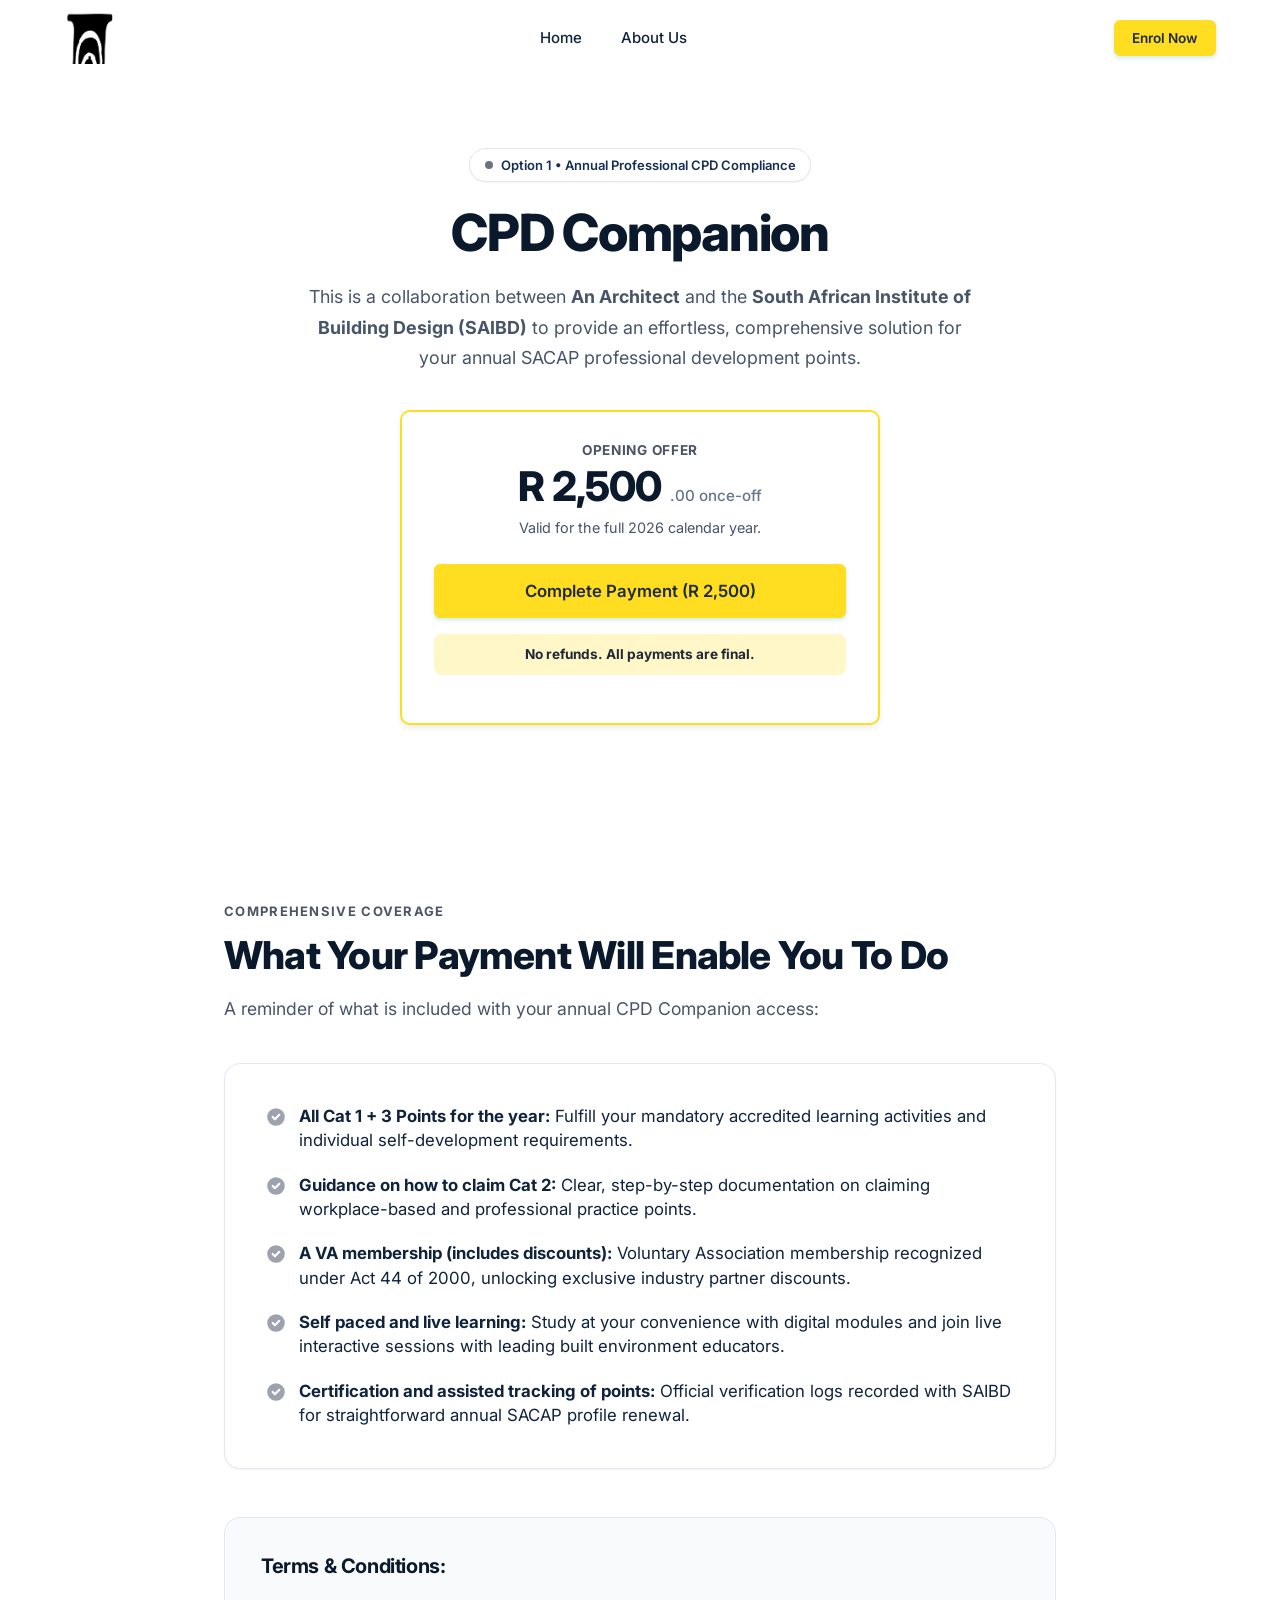
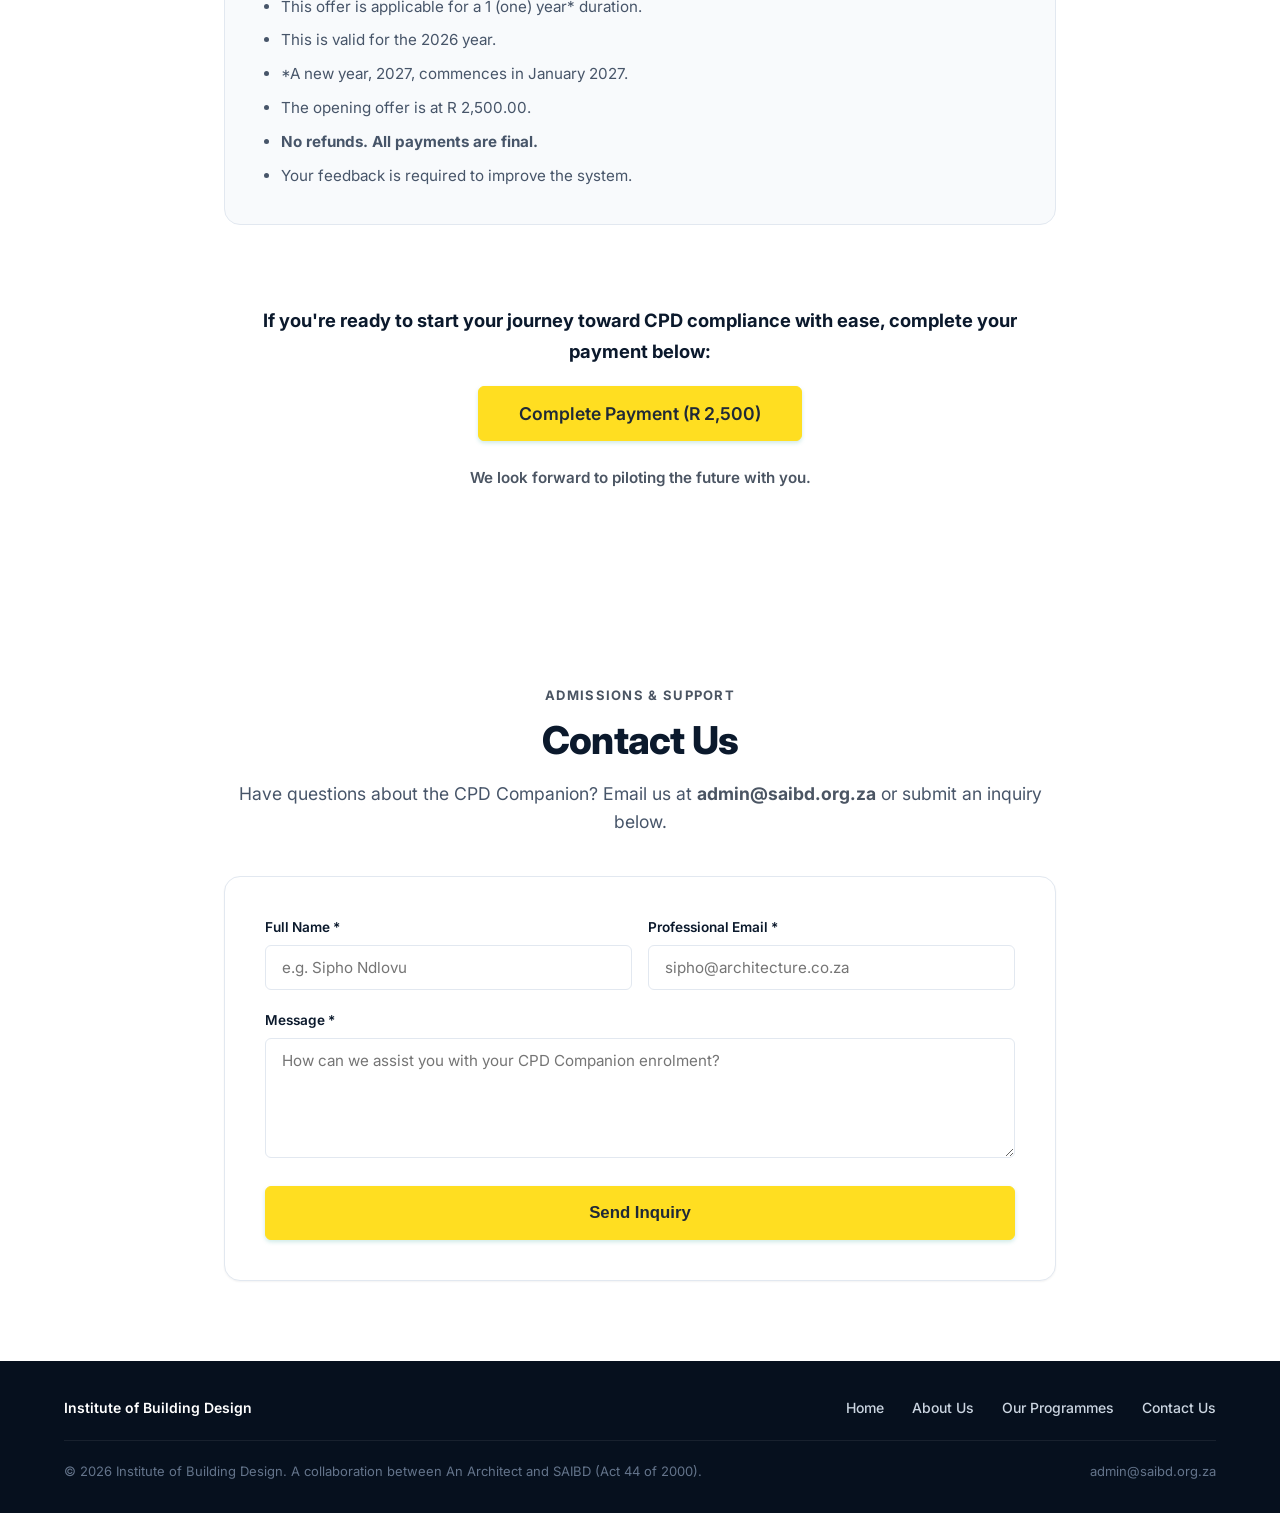
<file: cpd-companion.html>
<!DOCTYPE html>
<html lang="en">
<head>
  <meta charset="utf-8">
  <meta name="viewport" content="width=device-width, initial-scale=1, viewport-fit=cover">
  <title>Option 1: CPD Companion (R 2,500) | Institute of Building Design</title>
  <meta name="description" content="All Cat 1 + 3 Points for the year, guidance on Cat 2, VA membership, assisted tracking, and certification. A collaboration between An Architect and SAIBD.">
  <link rel="preconnect" href="https://fonts.googleapis.com">
  <link rel="preconnect" href="https://fonts.gstatic.com" crossorigin>
  <link href="https://fonts.googleapis.com/css2?family=Inter:wght@400;500;600;700;800&display=swap" rel="stylesheet">
  <link rel="stylesheet" href="css/style.css">
  <style>
    /* ===== Brand: yellow buttons, white theme, grey/white icons ===== */
    :root{--brand:rgb(255,222,33);--brand-hover:rgb(240,205,0);--teal-50:#fff;--teal-400:#d1d5db;--teal-500:#6b7280;--teal-600:#4b5563;--teal-700:#4b5563;}
    html{scroll-behavior:smooth;}
    body,.hero-wrapper,.section,.section-alt,.trust-bar{background:#fff !important;}
    .btn-teal,.btn-navy,.btn.btn-teal,.btn.btn-navy{background:var(--brand) !important;border-color:var(--brand) !important;color:#1f2937 !important;transition:transform .2s ease,box-shadow .2s ease,background .2s ease;}
    .btn-teal:hover,.btn-navy:hover{background:var(--brand-hover) !important;border-color:var(--brand-hover) !important;transform:translateY(-2px);box-shadow:0 6px 16px rgba(255,222,33,.45);}
    .btn-outline{background:#fff !important;color:#1f2937 !important;border:1.5px solid #d1d5db !important;}
    .btn-outline:hover{border-color:var(--brand) !important;background:rgba(255,222,33,.15) !important;}
    .featured-ribbon{background:var(--brand) !important;color:#1f2937 !important;}
    .feature-icon{color:#9ca3af !important;fill:#9ca3af !important;}
    .author-avatar,.leadership-avatar{background:#9ca3af !important;color:#fff !important;border:2px solid #e5e7eb !important;}
    .trust-icon-box{background:#9ca3af !important;color:#fff !important;}
    .mobile-nav-links a[style]{color:#1f2937 !important;}
    .hero-content-centered div[style*="border:2px solid"]{border-color:var(--brand) !important;}
    .no-refund{font-size:.85rem;font-weight:700;color:#1f2937;background:rgba(255,222,33,.25);border-radius:8px;padding:.6rem .9rem;margin-top:1rem;}

    /* ===== One smooth page: no lines between sections ===== */
    .site-header,.hero-wrapper,.section,.section-alt,.trust-bar,.site-footer{border-top:0 !important;border-bottom:0 !important;}
    hr{display:none;}

    /* ===== Subtle section transition ===== */
    .reveal-ready main > section{opacity:0;transform:translateY(16px);transition:opacity .9s ease,transform .9s cubic-bezier(.2,.8,.2,1);}
    .reveal-ready main > section.in-view{opacity:1;transform:none;}

    /* ===== Testimonials: hover motion + horizontal row, no scrollbar ===== */
    .testimonials-grid{display:flex !important;flex-wrap:nowrap;gap:1.25rem;overflow-x:auto;scroll-snap-type:x mandatory;padding:.75rem .25rem 1.5rem;-webkit-overflow-scrolling:touch;scrollbar-width:none;-ms-overflow-style:none;cursor:grab;}
    .testimonials-grid::-webkit-scrollbar{display:none;}
    .testimonials-grid.dragging{cursor:grabbing;scroll-snap-type:none;user-select:none;}
    .testimonials-grid .testimonial-card{flex:0 0 340px;max-width:340px;scroll-snap-align:start;display:flex;flex-direction:column;justify-content:space-between;background:#fff;}
    @media (max-width:640px){.testimonials-grid .testimonial-card{flex-basis:85%;max-width:85%;}}
    .testimonial-card{transition:transform .35s cubic-bezier(.2,.8,.2,1),box-shadow .35s ease,border-color .35s ease;border:1px solid transparent;will-change:transform;}
    .testimonial-card:hover{transform:translateY(-8px) scale(1.02);box-shadow:0 18px 40px rgba(0,0,0,.12);border-color:var(--brand);}
    .testimonial-card .author-avatar{transition:transform .35s ease,background .35s ease;}
    .testimonial-card:hover .author-avatar{transform:rotate(-8deg) scale(1.12);background:var(--brand) !important;color:#1f2937 !important;}
    .testimonials-grid:hover .testimonial-card:not(:hover){opacity:.7;transition:opacity .3s ease;}
    @media (prefers-reduced-motion:reduce){html{scroll-behavior:auto;}.reveal-ready main > section{opacity:1;transform:none;transition:none;}.testimonial-card,.testimonial-card *,.btn{transition:none !important;transform:none !important;}}
  </style>
</head>
<body>

  <!-- Clean Header: Only Logo on Left, Only Home / About Us / Enrol Now on Right -->
  <header class="site-header">
    <div class="container header-main">
      <a href="index.html" class="brand-logo" aria-label="Institute of Building Design Home">
        <img src="Logo.png" alt="Institute of Building Design Logo" width="160" height="52">
      </a>

      <nav aria-label="Main Navigation">
        <ul class="nav-menu">
          <li><a href="index.html" class="nav-link">Home</a></li>
          <li><a href="about.html" class="nav-link">About Us</a></li>
        </ul>
      </nav>

      <div class="nav-actions">
        <a href="https://paystack.shop/pay/CPDCOMP" target="_blank" rel="noopener" class="btn btn-teal btn-sm" id="nav-enrol-btn">Enrol Now</a>
        <button class="mobile-toggle" aria-label="Open Mobile Menu">
          <svg width="24" height="24" viewBox="0 0 24 24" fill="none" stroke="currentColor" stroke-width="2">
            <line x1="3" y1="12" x2="21" y2="12"></line>
            <line x1="3" y1="6" x2="21" y2="6"></line>
            <line x1="3" y1="18" x2="21" y2="18"></line>
          </svg>
        </button>
      </div>
    </div>
  </header>

  <!-- Mobile Drawer -->
  <div class="mobile-nav" role="dialog" aria-modal="true" aria-label="Mobile Navigation Drawer">
    <div class="mobile-nav-panel">
      <div class="mobile-nav-header">
        <img src="Logo.png" alt="Logo" style="height:44px;width:auto;">
        <button class="mobile-close" aria-label="Close Mobile Menu" style="background:none;border:none;font-size:1.5rem;cursor:pointer;">&times;</button>
      </div>
      <ul class="mobile-nav-links">
        <li><a href="index.html">Home</a></li>
        <li><a href="about.html">About Us</a></li>
        <li><a href="#contact">Contact Us</a></li>
      </ul>
      <div style="margin-top:auto;display:flex;flex-direction:column;gap:0.75rem;">
        <a href="https://paystack.shop/pay/CPDCOMP" target="_blank" rel="noopener" class="btn btn-teal btn-block">Complete Payment</a>
        <p style="margin-top:0.75rem;font-size:0.8rem;color:var(--text-light);text-align:center;">
          SAIBD & An Architect Collaboration
        </p>
      </div>
    </div>
  </div>

  <main>
    <!-- Course Detail Hero -->
    <section class="hero-wrapper" style="padding:3.5rem 0 4rem;">
      <div class="container hero-content-centered">
        <div class="hero-kicker" style="margin-bottom:1.25rem;">
          <span class="hero-kicker-dot"></span>
          <span>Option 1 • Annual Professional CPD Compliance</span>
        </div>
        
        <h1 class="hero-title">CPD Companion</h1>
        
        <p class="hero-desc" style="max-width:680px;">
          This is a collaboration between <strong>An Architect</strong> and the <strong>South African Institute of Building Design (SAIBD)</strong> to provide an effortless, comprehensive solution for your annual SACAP professional development points.
        </p>

        <!-- Price Callout Box -->
        <div style="background-color:#FFFFFF;border:2px solid var(--teal-600);border-radius:var(--radius-md);padding:1.75rem 2rem;box-shadow:var(--shadow-md);margin:0 auto 2rem;max-width:480px;">
          <span style="font-size:0.85rem;font-weight:700;text-transform:uppercase;color:var(--teal-700);letter-spacing:0.05em;display:block;margin-bottom:0.25rem;">
            Opening Offer
          </span>
          <div class="price-display" style="justify-content:center;margin-bottom:0.5rem;">
            <span class="price-val">R 2,500</span>
            <span class="price-unit">.00 once-off</span>
          </div>
          <p style="font-size:0.9rem;color:var(--text-muted);margin-bottom:1.5rem;">
            Valid for the full 2026 calendar year.
          </p>
          <a href="https://paystack.shop/pay/CPDCOMP" target="_blank" rel="noopener" class="btn btn-teal btn-lg btn-block">
            Complete Payment (R 2,500)
          </a>
          <p class="no-refund">No refunds. All payments are final.</p>
        </div>
      </div>
    </section>

    <!-- What Your Payment Enables -->
    <section class="section" style="padding:4rem 0;">
      <div class="container" style="max-width:880px;">
        <div class="section-header text-left" style="margin-bottom:2.5rem;">
          <span class="section-eyebrow">Comprehensive Coverage</span>
          <h2 class="section-title">What Your Payment Will Enable You To Do</h2>
          <p class="section-subtitle">
            A reminder of what is included with your annual CPD Companion access:
          </p>
        </div>

        <div style="background:#FFFFFF;border:1px solid var(--border-light);border-radius:var(--radius-lg);padding:2.5rem;box-shadow:var(--shadow-sm);margin-bottom:3rem;">
          <ul class="feature-list" style="margin-bottom:0;gap:1.25rem;">
            <li class="feature-item" style="font-size:1.05rem;">
              <svg class="feature-icon" style="width:22px;height:22px;" viewBox="0 0 20 20" fill="currentColor"><path fill-rule="evenodd" d="M10 18a8 8 0 100-16 8 8 0 000 16zm3.707-9.293a1 1 0 00-1.414-1.414L9 10.586 7.707 9.293a1 1 0 00-1.414 1.414l2 2a1 1 0 001.414 0l4-4z" clip-rule="evenodd"/></svg>
              <div><strong>All Cat 1 + 3 Points for the year:</strong> Fulfill your mandatory accredited learning activities and individual self-development requirements.</div>
            </li>
            <li class="feature-item" style="font-size:1.05rem;">
              <svg class="feature-icon" style="width:22px;height:22px;" viewBox="0 0 20 20" fill="currentColor"><path fill-rule="evenodd" d="M10 18a8 8 0 100-16 8 8 0 000 16zm3.707-9.293a1 1 0 00-1.414-1.414L9 10.586 7.707 9.293a1 1 0 00-1.414 1.414l2 2a1 1 0 001.414 0l4-4z" clip-rule="evenodd"/></svg>
              <div><strong>Guidance on how to claim Cat 2:</strong> Clear, step-by-step documentation on claiming workplace-based and professional practice points.</div>
            </li>
            <li class="feature-item" style="font-size:1.05rem;">
              <svg class="feature-icon" style="width:22px;height:22px;" viewBox="0 0 20 20" fill="currentColor"><path fill-rule="evenodd" d="M10 18a8 8 0 100-16 8 8 0 000 16zm3.707-9.293a1 1 0 00-1.414-1.414L9 10.586 7.707 9.293a1 1 0 00-1.414 1.414l2 2a1 1 0 001.414 0l4-4z" clip-rule="evenodd"/></svg>
              <div><strong>A VA membership (includes discounts):</strong> Voluntary Association membership recognized under Act 44 of 2000, unlocking exclusive industry partner discounts.</div>
            </li>
            <li class="feature-item" style="font-size:1.05rem;">
              <svg class="feature-icon" style="width:22px;height:22px;" viewBox="0 0 20 20" fill="currentColor"><path fill-rule="evenodd" d="M10 18a8 8 0 100-16 8 8 0 000 16zm3.707-9.293a1 1 0 00-1.414-1.414L9 10.586 7.707 9.293a1 1 0 00-1.414 1.414l2 2a1 1 0 001.414 0l4-4z" clip-rule="evenodd"/></svg>
              <div><strong>Self paced and live learning:</strong> Study at your convenience with digital modules and join live interactive sessions with leading built environment educators.</div>
            </li>
            <li class="feature-item" style="font-size:1.05rem;">
              <svg class="feature-icon" style="width:22px;height:22px;" viewBox="0 0 20 20" fill="currentColor"><path fill-rule="evenodd" d="M10 18a8 8 0 100-16 8 8 0 000 16zm3.707-9.293a1 1 0 00-1.414-1.414L9 10.586 7.707 9.293a1 1 0 00-1.414 1.414l2 2a1 1 0 001.414 0l4-4z" clip-rule="evenodd"/></svg>
              <div><strong>Certification and assisted tracking of points:</strong> Official verification logs recorded with SAIBD for straightforward annual SACAP profile renewal.</div>
            </li>
          </ul>
        </div>

        <!-- Terms & Conditions Box -->
        <div style="background:#F8FAFC;border:1px solid var(--border-light);border-radius:var(--radius-lg);padding:2.25rem;margin-bottom:3rem;">
          <h3 style="font-size:1.25rem;color:var(--navy-900);margin-bottom:1rem;">Terms & Conditions:</h3>
          <ul style="margin:0;padding-left:1.25rem;display:flex;flex-direction:column;gap:0.6rem;color:var(--text-muted);font-size:0.95rem;line-height:1.6;">
            <li>This offer is applicable for a 1 (one) year* duration.</li>
            <li>This is valid for the 2026 year.</li>
            <li>*A new year, 2027, commences in January 2027.</li>
            <li>The opening offer is at R 2,500.00.</li>
            <li><strong>No refunds. All payments are final.</strong></li>
            <li>Your feedback is required to improve the system.</li>
          </ul>
        </div>

        <!-- Call to Action -->
        <div style="text-align:center;padding:2rem 0;">
          <p style="font-size:1.15rem;font-weight:700;color:var(--navy-900);margin-bottom:1.25rem;">
            If you're ready to start your journey toward CPD compliance with ease, complete your payment below:
          </p>
          <a href="https://paystack.shop/pay/CPDCOMP" target="_blank" rel="noopener" class="btn btn-teal btn-lg" style="padding:1rem 2.5rem;font-size:1.1rem;">
            Complete Payment (R 2,500)
          </a>
          <p style="font-size:0.95rem;color:var(--teal-700);font-weight:600;margin-top:1.5rem;">
            We look forward to piloting the future with you.
          </p>
        </div>
      </div>
    </section>

    <!-- Contact Us Section at Bottom -->
    <section class="section section-alt" id="contact">
      <div class="container" style="max-width:880px;">
        <div style="text-align:center;margin-bottom:2.5rem;">
          <span class="section-eyebrow">Admissions & Support</span>
          <h2 class="section-title">Contact Us</h2>
          <p class="section-subtitle">
            Have questions about the CPD Companion? Email us at <a href="mailto:admin@saibd.org.za" style="font-weight:700;">admin@saibd.org.za</a> or submit an inquiry below.
          </p>
        </div>

        <div class="contact-card-wrapper">
          <form id="institute-contact-form">
            <div class="form-grid-2">
              <div class="form-group">
                <label class="form-label" for="contact-name">Full Name *</label>
                <input type="text" id="contact-name" class="form-control" placeholder="e.g. Sipho Ndlovu" required>
              </div>
              <div class="form-group">
                <label class="form-label" for="contact-email">Professional Email *</label>
                <input type="email" id="contact-email" class="form-control" placeholder="sipho@architecture.co.za" required>
              </div>
            </div>

            <div class="form-group">
              <label class="form-label" for="contact-message">Message *</label>
              <textarea id="contact-message" class="form-control" placeholder="How can we assist you with your CPD Companion enrolment?" required></textarea>
            </div>

            <button type="submit" class="btn btn-teal btn-block btn-lg">Send Inquiry</button>
            <div id="contact-form-response"></div>
          </form>
        </div>
      </div>
    </section>
  </main>

  <!-- Compact Footer (No Logo) -->
  <footer class="site-footer">
    <div class="container">
      <div class="footer-compact">
        <div style="font-weight:600;color:#FFFFFF;">
          Institute of Building Design
        </div>
        <div class="footer-nav-links">
          <a href="index.html">Home</a>
          <a href="about.html">About Us</a>
          <a href="index.html#programmes">Our Programmes</a>
          <a href="#contact">Contact Us</a>
        </div>
      </div>

      <div class="footer-bottom-copy">
        <div>
          © 2026 Institute of Building Design. A collaboration between An Architect and SAIBD (Act 44 of 2000).
        </div>
        <div>
          <a href="mailto:admin@saibd.org.za" style="color:var(--text-light);">admin@saibd.org.za</a>
        </div>
      </div>
    </div>
  </footer>

  <script>
    (function(){
      var d=document.documentElement;
      if(!('IntersectionObserver' in window)||window.matchMedia('(prefers-reduced-motion: reduce)').matches)return;
      d.classList.add('reveal-ready');
      var io=new IntersectionObserver(function(es){es.forEach(function(e){if(e.isIntersecting){e.target.classList.add('in-view');io.unobserve(e.target);}});},{threshold:0.06});
      document.querySelectorAll('main > section').forEach(function(s){io.observe(s);});
      var g=document.querySelector('.testimonials-grid');
      if(g){var down=false,sx=0,sl=0;
        g.addEventListener('mousedown',function(e){down=true;g.classList.add('dragging');sx=e.pageX;sl=g.scrollLeft;});
        window.addEventListener('mouseup',function(){down=false;g.classList.remove('dragging');});
        g.addEventListener('mousemove',function(e){if(!down)return;e.preventDefault();g.scrollLeft=sl-(e.pageX-sx);});
      }
    })();
  </script>
  <script src="js/main.js"></script>
</body>
</html>
</file>
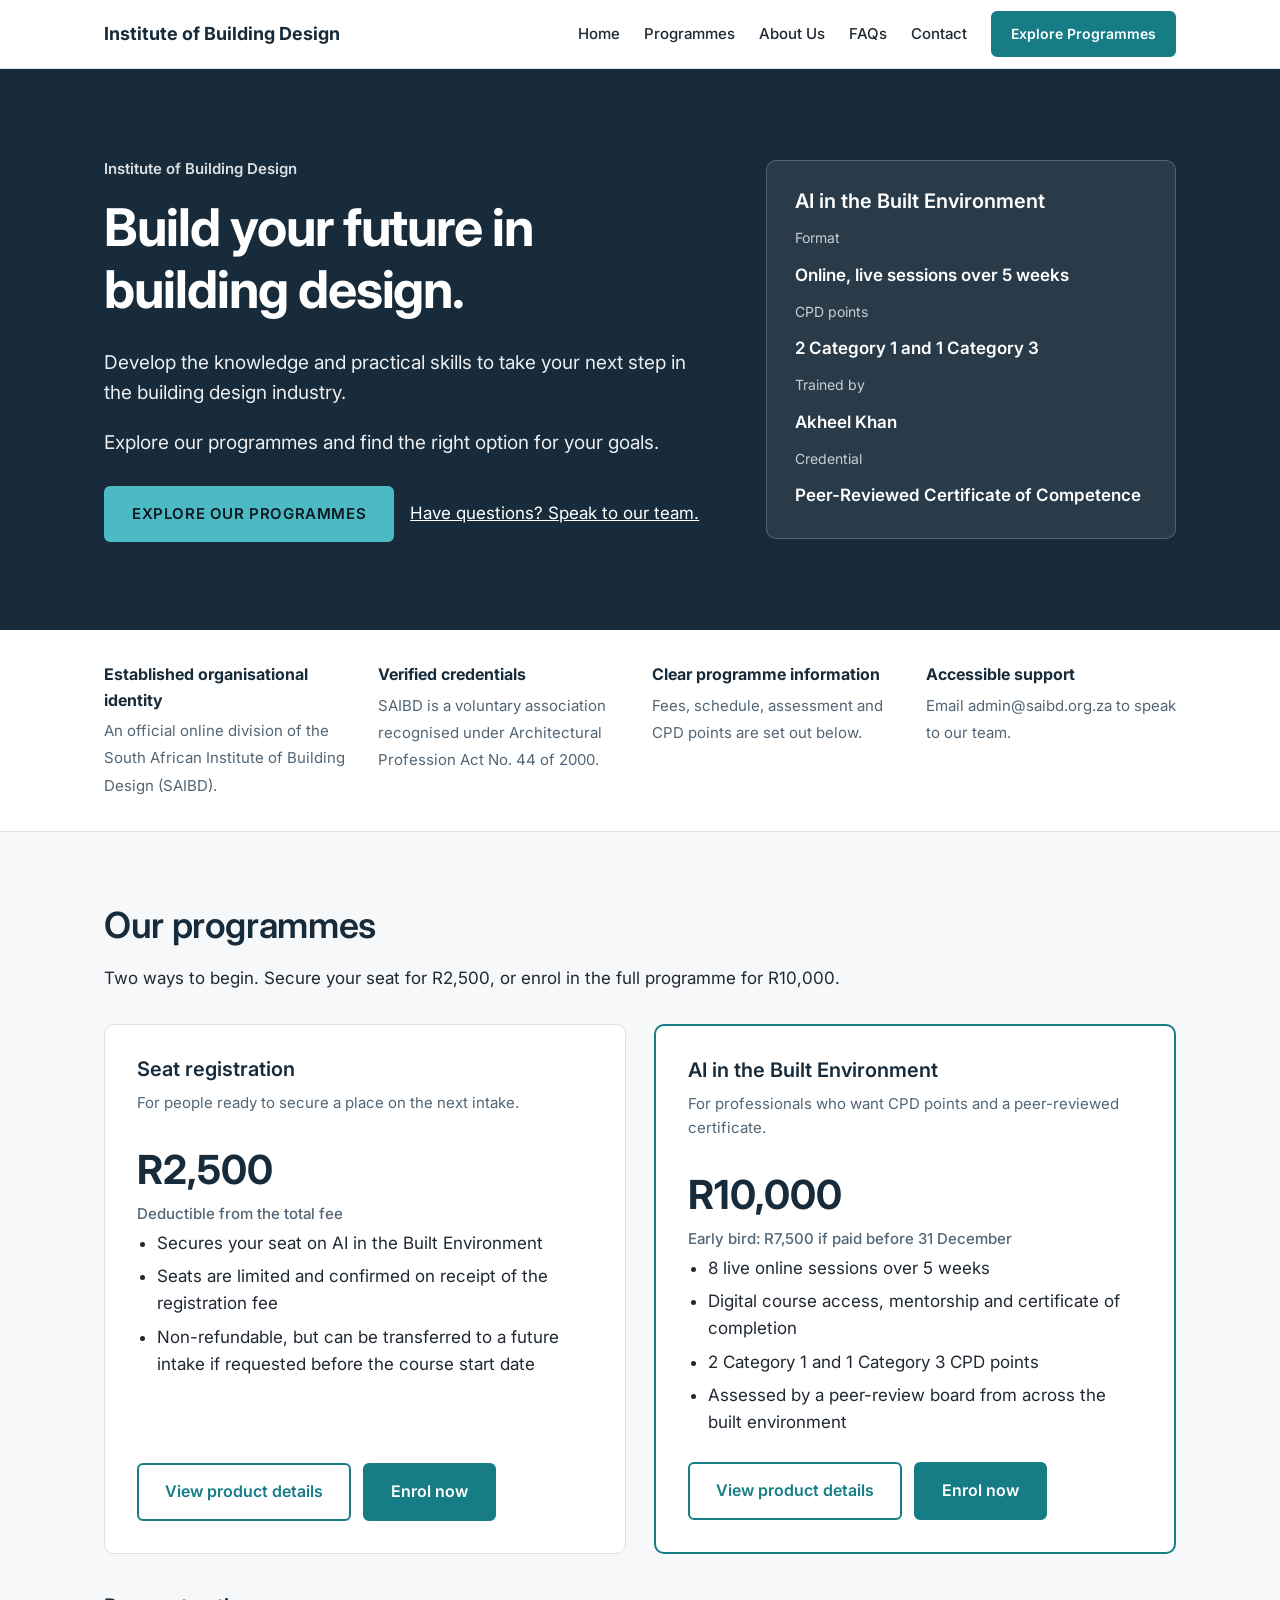
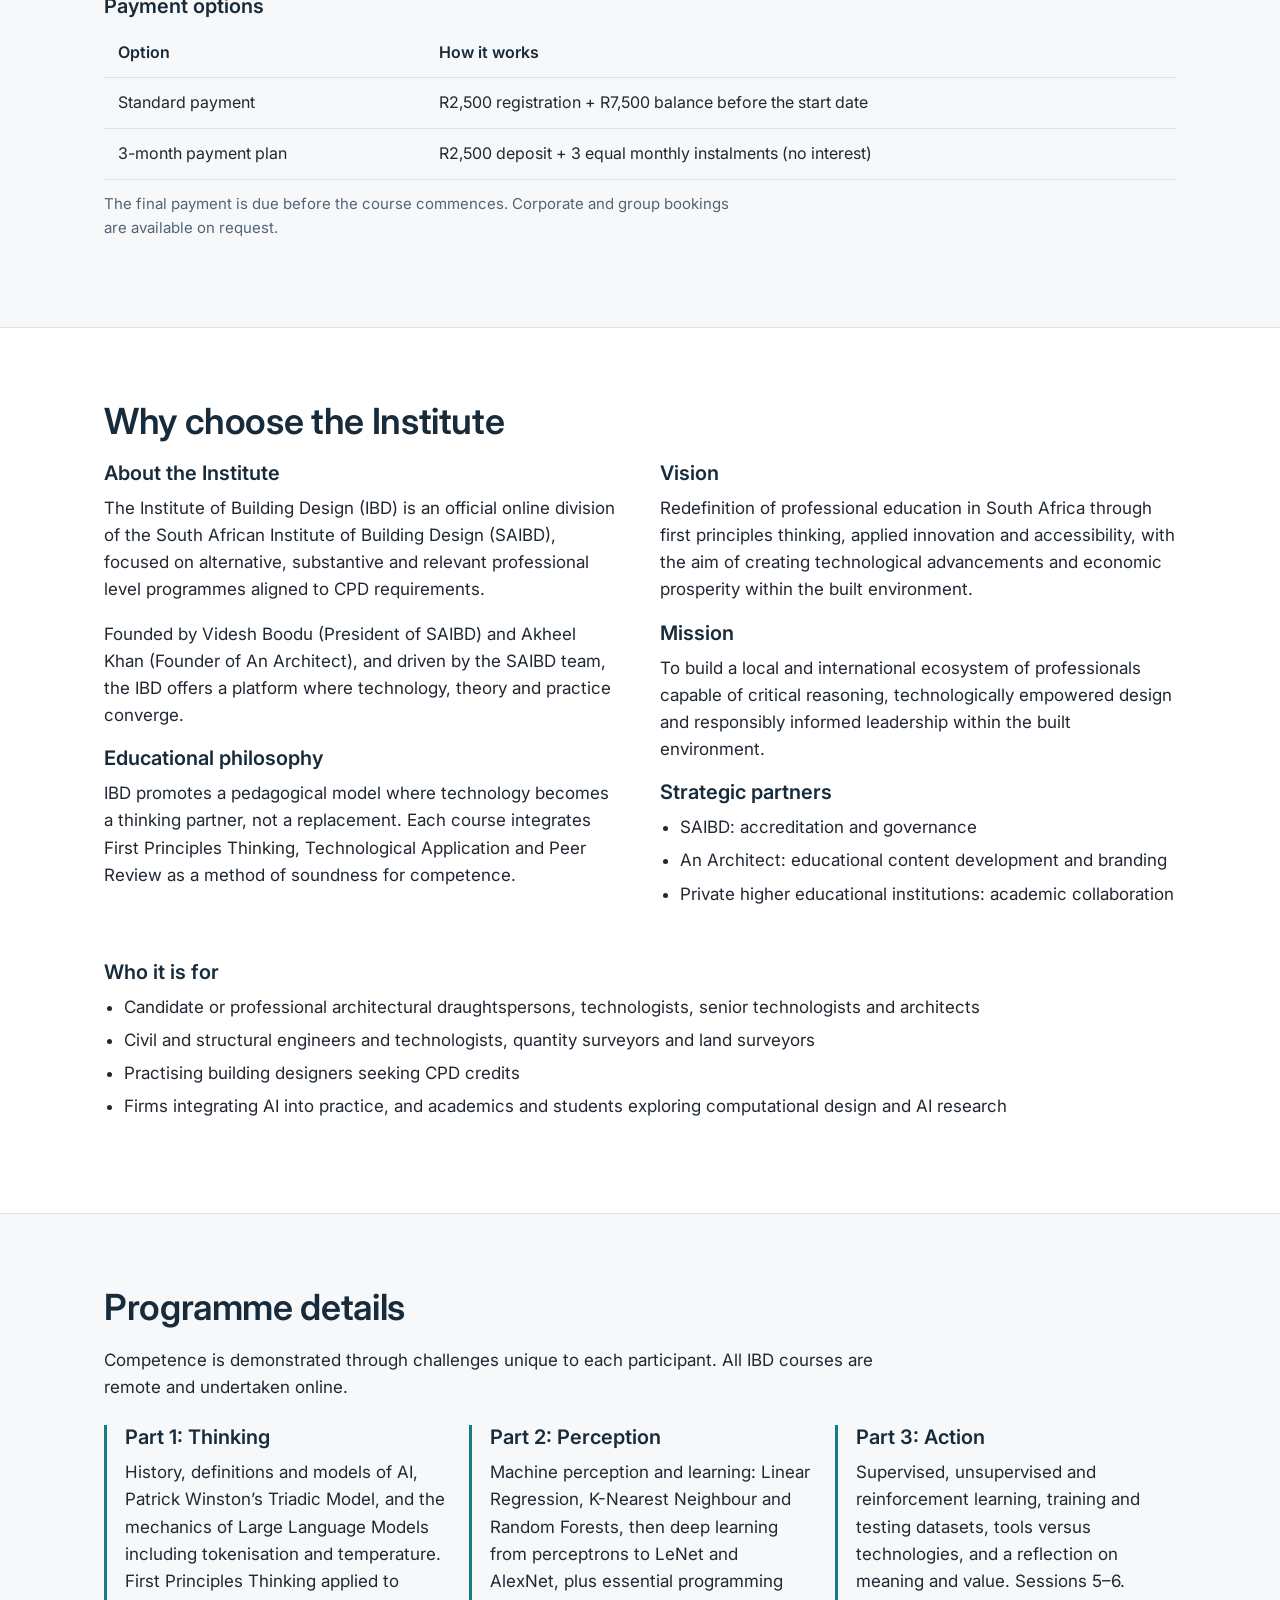
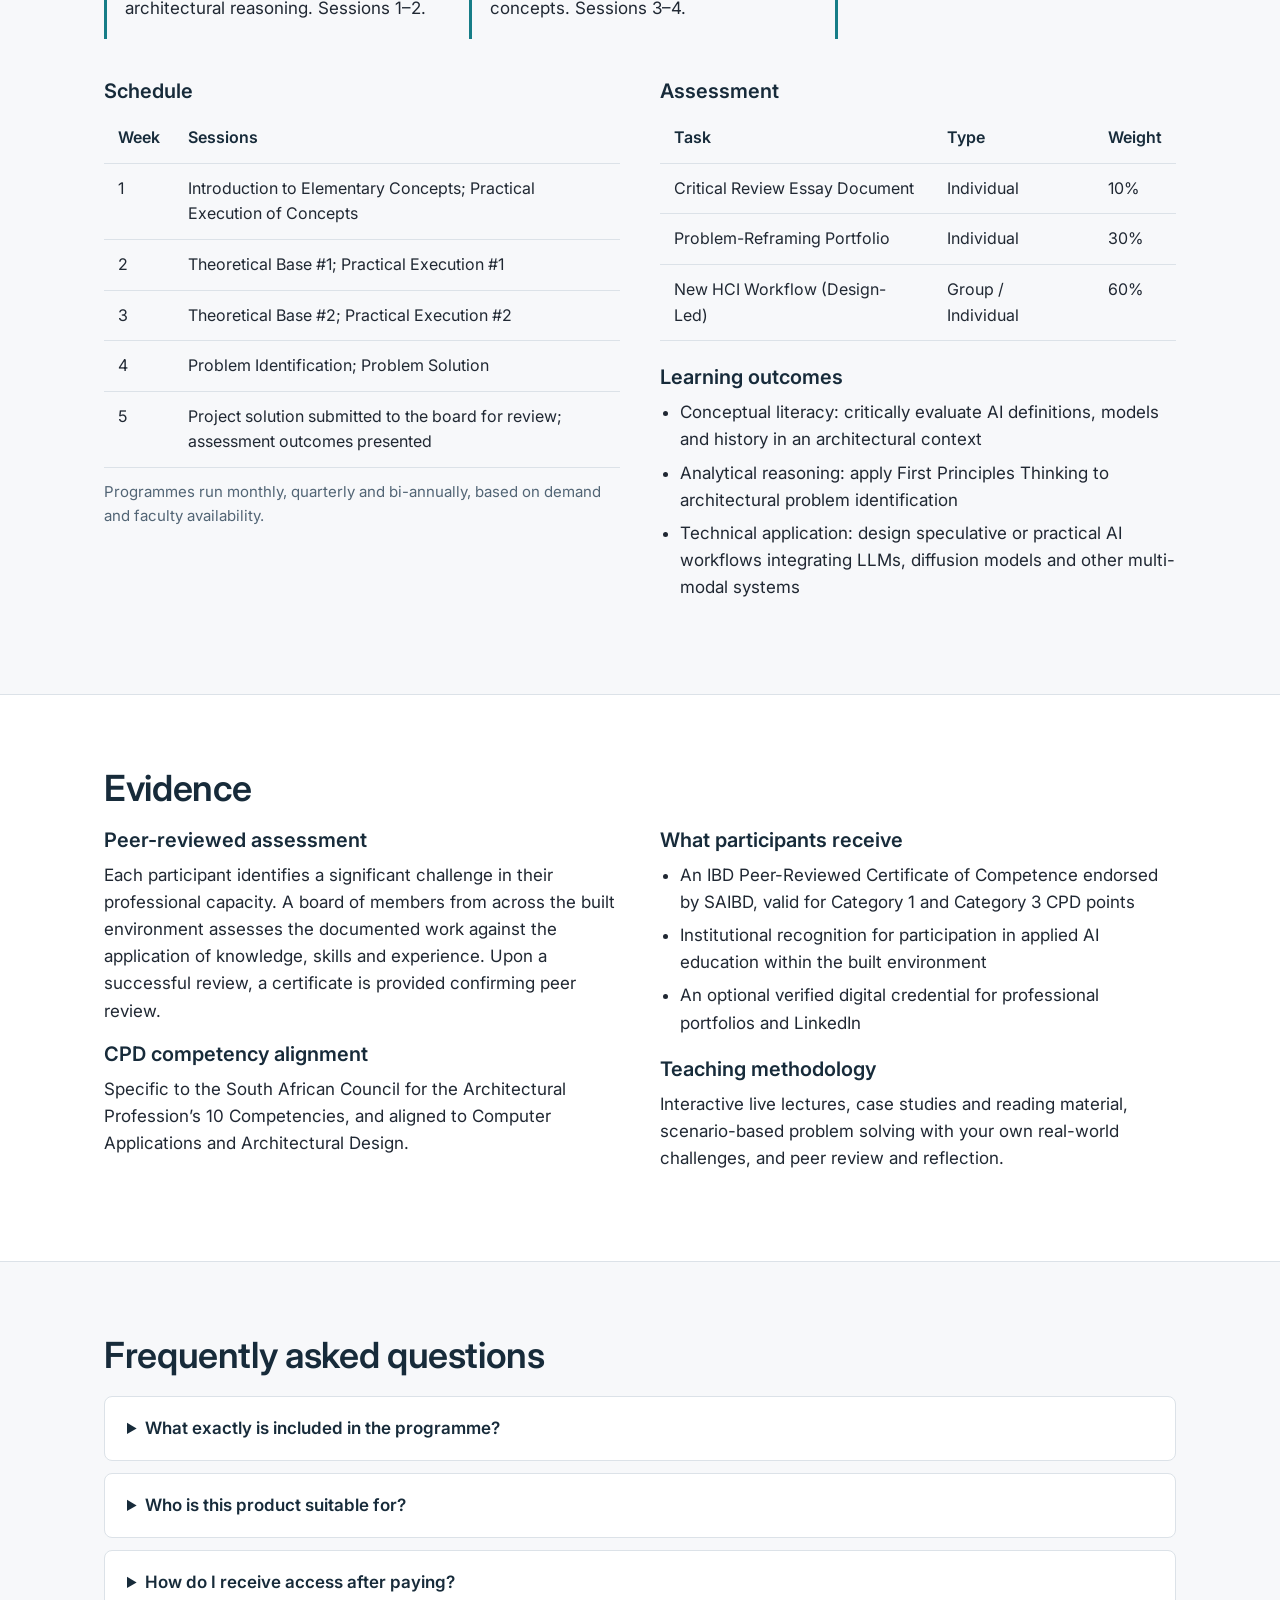
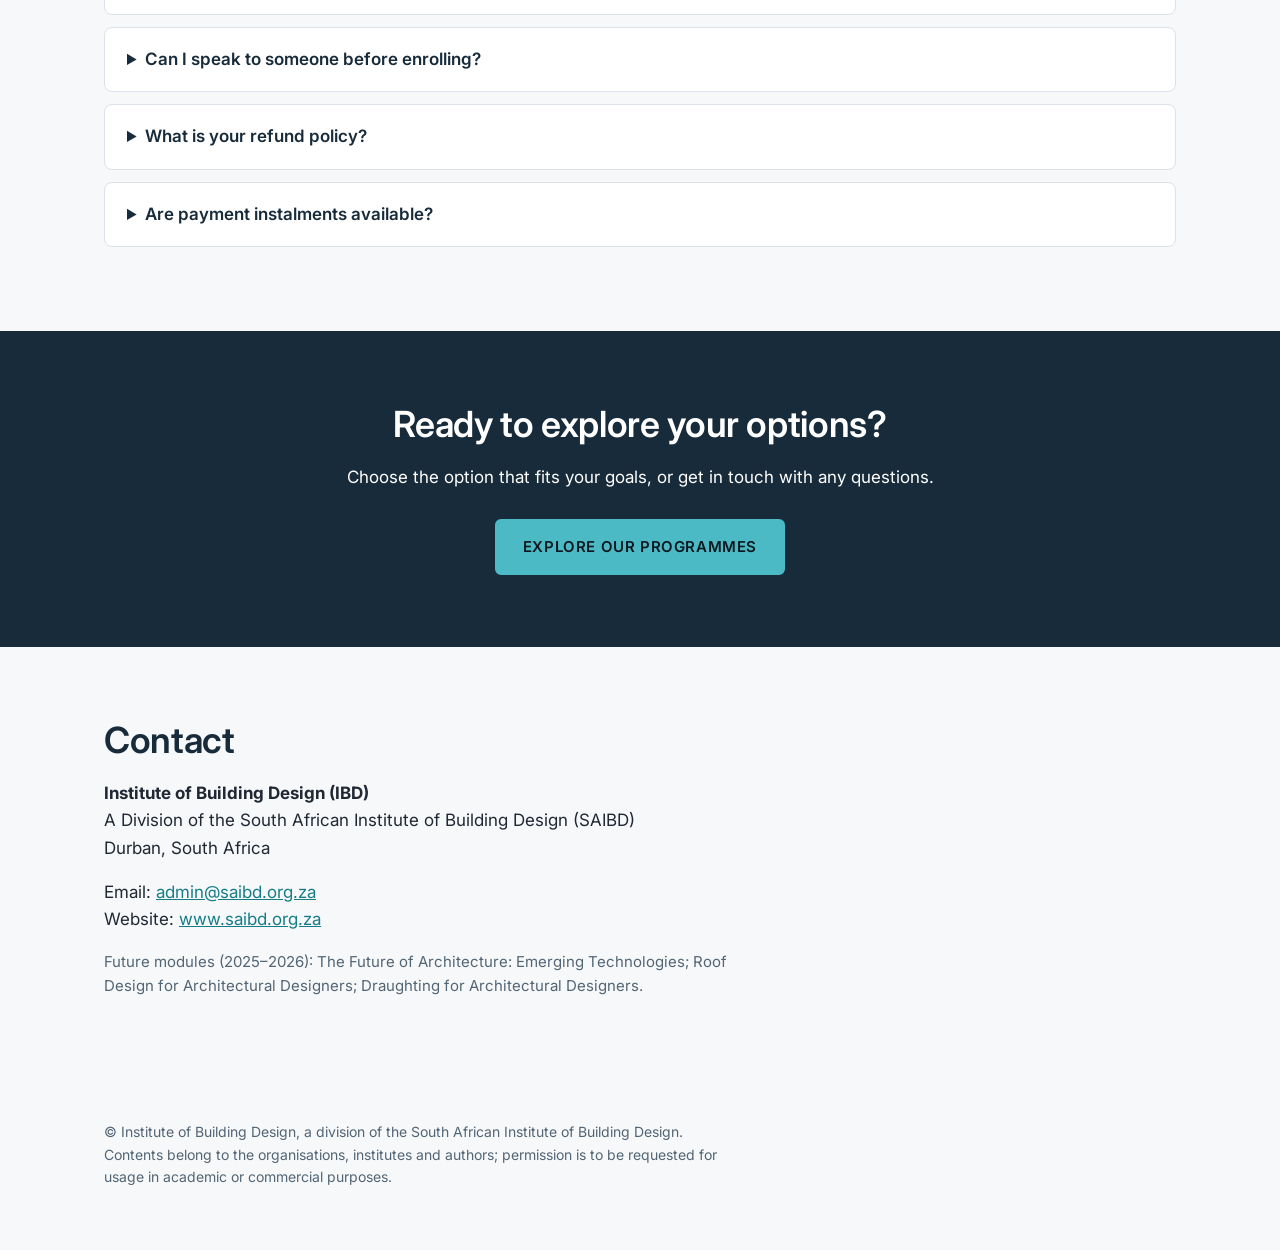
<file: Institute of Building Design.html>
<!DOCTYPE html>
<html lang="en">
<head>
<meta charset="utf-8">
<meta name="viewport" content="width=device-width, initial-scale=1, viewport-fit=cover">
<title>Institute of Building Design</title>
<link rel="preconnect" href="https://fonts.googleapis.com">
<link rel="preconnect" href="https://fonts.gstatic.com" crossorigin>
<link href="https://fonts.googleapis.com/css2?family=Inter:wght@400;500;600;700&display=swap" rel="stylesheet">
<style>
:root{--primary:#172B3A;--slate:#526575;--bg:#F7F8FA;--text:#202833;--accent:#167D87;--accent-ink:#fff;--card:#fff;--line:#DCE2E8;--hero:#172B3A;--hero-ink:#fff;
box-sizing:border-box;padding-top:env(safe-area-inset-top,0px);padding-bottom:env(safe-area-inset-bottom,0px);color-scheme:light}
@media (prefers-color-scheme:dark){:root:not([data-theme="light"]){--primary:#E8EEF2;--slate:#9FB1BE;--bg:#0E1820;--text:#E4EAEE;--accent:#4BBAC4;--accent-ink:#0E1820;--card:#16252F;--line:#2A3C48;--hero:#12222D;color-scheme:dark}}
:root[data-theme="dark"]{--primary:#E8EEF2;--slate:#9FB1BE;--bg:#0E1820;--text:#E4EAEE;--accent:#4BBAC4;--accent-ink:#0E1820;--card:#16252F;--line:#2A3C48;--hero:#12222D;color-scheme:dark}
*,*::before,*::after{box-sizing:border-box}
html{scroll-behavior:smooth;scroll-padding-top:calc(88px + env(safe-area-inset-top,0px))}
body{margin:0;background:var(--bg);color:var(--text);font:400 17px/1.6 Inter,system-ui,-apple-system,"Segoe UI",Arial,sans-serif}
body::before{content:"";position:fixed;inset:0 0 auto;height:env(safe-area-inset-top,0px);background:var(--card);z-index:10}
h1,h2,h3{color:var(--primary);line-height:1.2;margin:0 0 .5em}
h1{font-size:clamp(32px,5vw,52px);font-weight:700;letter-spacing:-.02em}
h2{font-size:clamp(26px,3.4vw,36px);font-weight:600;letter-spacing:-.01em}
h3{font-size:20px;font-weight:600}
p{margin:0 0 1em;max-width:70ch}
a{color:var(--accent)}
.wrap{max-width:1120px;margin:0 auto;padding:0 24px}
section{padding:72px 0}
.btn{display:inline-block;background:var(--accent);color:var(--accent-ink);font-weight:600;font-size:16px;padding:14px 26px;border-radius:6px;text-decoration:none;border:2px solid var(--accent)}
.btn:hover{filter:brightness(1.08)}
.btn.ghost{background:transparent;color:var(--accent)}
.btn.caps{text-transform:uppercase;letter-spacing:.04em;font-size:15px}
a:focus-visible,summary:focus-visible{outline:3px solid var(--accent);outline-offset:3px}
header{position:sticky;top:env(safe-area-inset-top,0px);z-index:20;background:var(--card);border-bottom:1px solid var(--line)}
.nav{display:flex;align-items:center;gap:24px;min-height:68px;flex-wrap:wrap;padding-top:8px;padding-bottom:8px}
.logo{font-weight:700;color:var(--primary);text-decoration:none;font-size:18px;margin-right:auto}
.nav a.l{color:var(--text);text-decoration:none;font-weight:500;font-size:15px}
.nav a.l:hover{color:var(--accent)}
.nav .btn{padding:10px 18px;font-size:14px}
@media(max-width:820px){.nav{gap:8px 16px}.logo{width:100%;margin:0}.nav .btn{margin-left:auto}}
#home{background:var(--hero);color:var(--hero-ink);padding:88px 0}
#home h1,#home .name{color:var(--hero-ink)}
.name{font-weight:600;font-size:15px;margin-bottom:16px;opacity:.85}
.hero{display:grid;grid-template-columns:1.2fr .8fr;gap:48px;align-items:center}
@media(max-width:820px){.hero{grid-template-columns:1fr}}
.lead{font-size:19px;opacity:.92}
.cta-row{display:flex;flex-wrap:wrap;gap:16px;align-items:center;margin-top:28px}
#home .btn{background:#4BBAC4;border-color:#4BBAC4;color:#0E1820}
#home a.plain{color:#fff}
.facts{background:rgba(255,255,255,.08);border:1px solid rgba(255,255,255,.2);border-radius:10px;padding:28px}
.facts h3{color:#fff;margin-bottom:14px}
.facts dl{margin:0;display:grid;gap:12px}
.facts dt{font-size:14px;opacity:.75}
.facts dd{margin:0;font-weight:600}
.trust{background:var(--card);border-bottom:1px solid var(--line);padding:32px 0}
.trust .g{display:grid;grid-template-columns:repeat(4,1fr);gap:24px}
@media(max-width:900px){.trust .g{grid-template-columns:1fr 1fr}}
@media(max-width:520px){.trust .g{grid-template-columns:1fr}}
.trust strong{display:block;color:var(--primary);font-size:16px;margin-bottom:4px}
.trust span{font-size:15px;color:var(--slate)}
.two{display:grid;grid-template-columns:1fr 1fr;gap:28px;margin-top:32px}
@media(max-width:820px){.two{grid-template-columns:1fr}}
.card{background:var(--card);border:1px solid var(--line);border-radius:10px;padding:32px;display:flex;flex-direction:column}
.card.pref{border:2px solid var(--accent)}
.price{font-size:40px;font-weight:700;color:var(--primary);margin:8px 0 4px}
.price small{display:block;font-size:15px;font-weight:500;color:var(--slate)}
.card ul,.plain-list{padding-left:20px;margin:0 0 20px}
.card li,.plain-list li{margin-bottom:6px}
.card .acts{margin-top:auto;display:flex;gap:12px;flex-wrap:wrap}
.sub{color:var(--slate);font-size:15px}
.alt{background:var(--card);border-block:1px solid var(--line)}
.cols{display:grid;grid-template-columns:1fr 1fr;gap:40px}
@media(max-width:820px){.cols{grid-template-columns:1fr}}
.tw{overflow-x:auto}
table{border-collapse:collapse;width:100%;min-width:420px;font-size:16px}
th,td{text-align:left;padding:12px 14px;border-bottom:1px solid var(--line);vertical-align:top}
th{color:var(--primary);font-weight:600}
.parts{display:grid;grid-template-columns:repeat(3,1fr);gap:24px;margin-top:24px}
@media(max-width:900px){.parts{grid-template-columns:1fr}}
.parts div{border-left:3px solid var(--accent);padding-left:18px}
details{background:var(--card);border:1px solid var(--line);border-radius:8px;margin-bottom:12px}
summary{cursor:pointer;padding:18px 22px;font-weight:600;color:var(--primary)}
details p{padding:0 22px;margin:0 0 18px}
.final{background:var(--hero);color:#fff;text-align:center}
.final h2{color:#fff}
.final p{margin-inline:auto}
.final .btn{background:#4BBAC4;border-color:#4BBAC4;color:#0E1820}
footer{padding:36px 0 48px;font-size:14px;color:var(--slate)}
</style>
</head>
<body>
<header>
<div class="wrap nav">
<a class="logo" href="#home">Institute of Building Design</a>
<a class="l" href="#home">Home</a>
<a class="l" href="#programmes">Programmes</a>
<a class="l" href="#about">About Us</a>
<a class="l" href="#faqs">FAQs</a>
<a class="l" href="#contact">Contact</a>
<a class="btn" href="#programmes">Explore Programmes</a>
</div>
</header>

<main>
<section id="home">
<div class="wrap hero">
<div>
<div class="name">Institute of Building Design</div>
<h1>Build your future in building design.</h1>
<p class="lead">Develop the knowledge and practical skills to take your next step in the building design industry.</p>
<p class="lead">Explore our programmes and find the right option for your goals.</p>
<div class="cta-row">
<a class="btn caps" href="#programmes">Explore our programmes</a>
<a class="plain" href="#contact">Have questions? Speak to our team.</a>
</div>
</div>
<aside class="facts">
<h3>AI in the Built Environment</h3>
<dl>
<dt>Format</dt><dd>Online, live sessions over 5 weeks</dd>
<dt>CPD points</dt><dd>2 Category 1 and 1 Category 3</dd>
<dt>Trained by</dt><dd>Akheel Khan</dd>
<dt>Credential</dt><dd>Peer-Reviewed Certificate of Competence</dd>
</dl>
</aside>
</div>
</section>

<div class="trust">
<div class="wrap g">
<div><strong>Established organisational identity</strong><span>An official online division of the South African Institute of Building Design (SAIBD).</span></div>
<div><strong>Verified credentials</strong><span>SAIBD is a voluntary association recognised under Architectural Profession Act No. 44 of 2000.</span></div>
<div><strong>Clear programme information</strong><span>Fees, schedule, assessment and CPD points are set out below.</span></div>
<div><strong>Accessible support</strong><span>Email admin@saibd.org.za to speak to our team.</span></div>
</div>
</div>

<section id="programmes">
<div class="wrap">
<h2>Our programmes</h2>
<p>Two ways to begin. Secure your seat for R2,500, or enrol in the full programme for R10,000.</p>
<div class="two">
<div class="card">
<h3>Seat registration</h3>
<p class="sub">For people ready to secure a place on the next intake.</p>
<div class="price">R2,500<small>Deductible from the total fee</small></div>
<ul>
<li>Secures your seat on AI in the Built Environment</li>
<li>Seats are limited and confirmed on receipt of the registration fee</li>
<li>Non-refundable, but can be transferred to a future intake if requested before the course start date</li>
</ul>
<div class="acts">
<a class="btn ghost" href="#details">View product details</a>
<a class="btn" href="mailto:admin@saibd.org.za?subject=Seat%20registration%20-%20AI%20in%20the%20Built%20Environment">Enrol now</a>
</div>
</div>
<div class="card pref">
<h3>AI in the Built Environment</h3>
<p class="sub">For professionals who want CPD points and a peer-reviewed certificate.</p>
<div class="price">R10,000<small>Early bird: R7,500 if paid before 31 December</small></div>
<ul>
<li>8 live online sessions over 5 weeks</li>
<li>Digital course access, mentorship and certificate of completion</li>
<li>2 Category 1 and 1 Category 3 CPD points</li>
<li>Assessed by a peer-review board from across the built environment</li>
</ul>
<div class="acts">
<a class="btn ghost" href="#details">View product details</a>
<a class="btn" href="mailto:admin@saibd.org.za?subject=Enrolment%20-%20AI%20in%20the%20Built%20Environment">Enrol now</a>
</div>
</div>
</div>
<h3 style="margin-top:40px">Payment options</h3>
<div class="tw"><table>
<tr><th>Option</th><th>How it works</th></tr>
<tr><td>Standard payment</td><td>R2,500 registration + R7,500 balance before the start date</td></tr>
<tr><td>3-month payment plan</td><td>R2,500 deposit + 3 equal monthly instalments (no interest)</td></tr>
</table></div>
<p class="sub" style="margin-top:12px">The final payment is due before the course commences. Corporate and group bookings are available on request.</p>
</div>
</section>

<section id="about" class="alt">
<div class="wrap">
<h2>Why choose the Institute</h2>
<div class="cols">
<div>
<h3>About the Institute</h3>
<p>The Institute of Building Design (IBD) is an official online division of the South African Institute of Building Design (SAIBD), focused on alternative, substantive and relevant professional level programmes aligned to CPD requirements.</p>
<p>Founded by Videsh Boodu (President of SAIBD) and Akheel Khan (Founder of An Architect), and driven by the SAIBD team, the IBD offers a platform where technology, theory and practice converge.</p>
<h3>Educational philosophy</h3>
<p>IBD promotes a pedagogical model where technology becomes a thinking partner, not a replacement. Each course integrates First Principles Thinking, Technological Application and Peer Review as a method of soundness for competence.</p>
</div>
<div>
<h3>Vision</h3>
<p>Redefinition of professional education in South Africa through first principles thinking, applied innovation and accessibility, with the aim of creating technological advancements and economic prosperity within the built environment.</p>
<h3>Mission</h3>
<p>To build a local and international ecosystem of professionals capable of critical reasoning, technologically empowered design and responsibly informed leadership within the built environment.</p>
<h3>Strategic partners</h3>
<ul class="plain-list">
<li>SAIBD: accreditation and governance</li>
<li>An Architect: educational content development and branding</li>
<li>Private higher educational institutions: academic collaboration</li>
</ul>
</div>
</div>
<h3 style="margin-top:32px">Who it is for</h3>
<ul class="plain-list">
<li>Candidate or professional architectural draughtspersons, technologists, senior technologists and architects</li>
<li>Civil and structural engineers and technologists, quantity surveyors and land surveyors</li>
<li>Practising building designers seeking CPD credits</li>
<li>Firms integrating AI into practice, and academics and students exploring computational design and AI research</li>
</ul>
</div>
</section>

<section id="details">
<div class="wrap">
<h2>Programme details</h2>
<p>Competence is demonstrated through challenges unique to each participant. All IBD courses are remote and undertaken online.</p>
<div class="parts">
<div><h3>Part 1: Thinking</h3><p>History, definitions and models of AI, Patrick Winston’s Triadic Model, and the mechanics of Large Language Models including tokenisation and temperature. First Principles Thinking applied to architectural reasoning. Sessions 1–2.</p></div>
<div><h3>Part 2: Perception</h3><p>Machine perception and learning: Linear Regression, K-Nearest Neighbour and Random Forests, then deep learning from perceptrons to LeNet and AlexNet, plus essential programming concepts. Sessions 3–4.</p></div>
<div><h3>Part 3: Action</h3><p>Supervised, unsupervised and reinforcement learning, training and testing datasets, tools versus technologies, and a reflection on meaning and value. Sessions 5–6.</p></div>
</div>
<div class="cols" style="margin-top:40px">
<div>
<h3>Schedule</h3>
<div class="tw"><table>
<tr><th>Week</th><th>Sessions</th></tr>
<tr><td>1</td><td>Introduction to Elementary Concepts; Practical Execution of Concepts</td></tr>
<tr><td>2</td><td>Theoretical Base #1; Practical Execution #1</td></tr>
<tr><td>3</td><td>Theoretical Base #2; Practical Execution #2</td></tr>
<tr><td>4</td><td>Problem Identification; Problem Solution</td></tr>
<tr><td>5</td><td>Project solution submitted to the board for review; assessment outcomes presented</td></tr>
</table></div>
<p class="sub" style="margin-top:12px">Programmes run monthly, quarterly and bi-annually, based on demand and faculty availability.</p>
</div>
<div>
<h3>Assessment</h3>
<div class="tw"><table>
<tr><th>Task</th><th>Type</th><th>Weight</th></tr>
<tr><td>Critical Review Essay Document</td><td>Individual</td><td>10%</td></tr>
<tr><td>Problem-Reframing Portfolio</td><td>Individual</td><td>30%</td></tr>
<tr><td>New HCI Workflow (Design-Led)</td><td>Group / Individual</td><td>60%</td></tr>
</table></div>
<h3 style="margin-top:24px">Learning outcomes</h3>
<ul class="plain-list">
<li>Conceptual literacy: critically evaluate AI definitions, models and history in an architectural context</li>
<li>Analytical reasoning: apply First Principles Thinking to architectural problem identification</li>
<li>Technical application: design speculative or practical AI workflows integrating LLMs, diffusion models and other multi-modal systems</li>
</ul>
</div>
</div>
</div>
</section>

<section id="evidence" class="alt">
<div class="wrap">
<h2>Evidence</h2>
<div class="cols">
<div>
<h3>Peer-reviewed assessment</h3>
<p>Each participant identifies a significant challenge in their professional capacity. A board of members from across the built environment assesses the documented work against the application of knowledge, skills and experience. Upon a successful review, a certificate is provided confirming peer review.</p>
<h3>CPD competency alignment</h3>
<p>Specific to the South African Council for the Architectural Profession’s 10 Competencies, and aligned to Computer Applications and Architectural Design.</p>
</div>
<div>
<h3>What participants receive</h3>
<ul class="plain-list">
<li>An IBD Peer-Reviewed Certificate of Competence endorsed by SAIBD, valid for Category 1 and Category 3 CPD points</li>
<li>Institutional recognition for participation in applied AI education within the built environment</li>
<li>An optional verified digital credential for professional portfolios and LinkedIn</li>
</ul>
<h3>Teaching methodology</h3>
<p>Interactive live lectures, case studies and reading material, scenario-based problem solving with your own real-world challenges, and peer review and reflection.</p>
</div>
</div>
</div>
</section>

<section id="faqs">
<div class="wrap">
<h2>Frequently asked questions</h2>
<details><summary>What exactly is included in the programme?</summary><p>Digital course access, mentorship and a certificate of completion are included in all fees. The programme runs as 8 live online sessions over 5 weeks, with extensive reading material provided.</p></details>
<details><summary>Who is this product suitable for?</summary><p>Architectural draughtspersons, technologists and architects, civil and structural engineers, quantity surveyors, land surveyors, practising building designers seeking CPD credits, firms integrating AI into practice, and academics and students.</p></details>
<details><summary>How do I receive access after paying?</summary><p>Seats are confirmed upon receipt of the registration fee. The full balance is due before the course commences. Contact admin@saibd.org.za if you need help.</p></details>
<details><summary>Can I speak to someone before enrolling?</summary><p>Yes. Email admin@saibd.org.za and our team will respond to your questions.</p></details>
<details><summary>What is your refund policy?</summary><p>The registration fee is non-refundable but may be transferred to a future intake if requested before the course start date. No refunds are issued after the second session. If the Institute postpones or cancels a course, participants are offered a full refund or placement in the next available session.</p></details>
<details><summary>Are payment instalments available?</summary><p>Yes. The 3-month payment plan is a R2,500 deposit plus 3 equal monthly instalments, with no interest.</p></details>
</div>
</section>

<section class="final">
<div class="wrap">
<h2>Ready to explore your options?</h2>
<p>Choose the option that fits your goals, or get in touch with any questions.</p>
<div class="cta-row" style="justify-content:center">
<a class="btn caps" href="#programmes">Explore our programmes</a>
</div>
</div>
</section>

<section id="contact">
<div class="wrap">
<h2>Contact</h2>
<p><strong>Institute of Building Design (IBD)</strong><br>A Division of the South African Institute of Building Design (SAIBD)<br>Durban, South Africa</p>
<p>Email: <a href="mailto:admin@saibd.org.za">admin@saibd.org.za</a><br>Website: <a href="https://www.saibd.org.za" rel="noopener">www.saibd.org.za</a></p>
<p class="sub">Future modules (2025–2026): The Future of Architecture: Emerging Technologies; Roof Design for Architectural Designers; Draughting for Architectural Designers.</p>
</div>
</section>
</main>

<footer>
<div class="wrap">
<p>© Institute of Building Design, a division of the South African Institute of Building Design. Contents belong to the organisations, institutes and authors; permission is to be requested for usage in academic or commercial purposes.</p>
</div>
</footer>
</body>
</html>
</file>
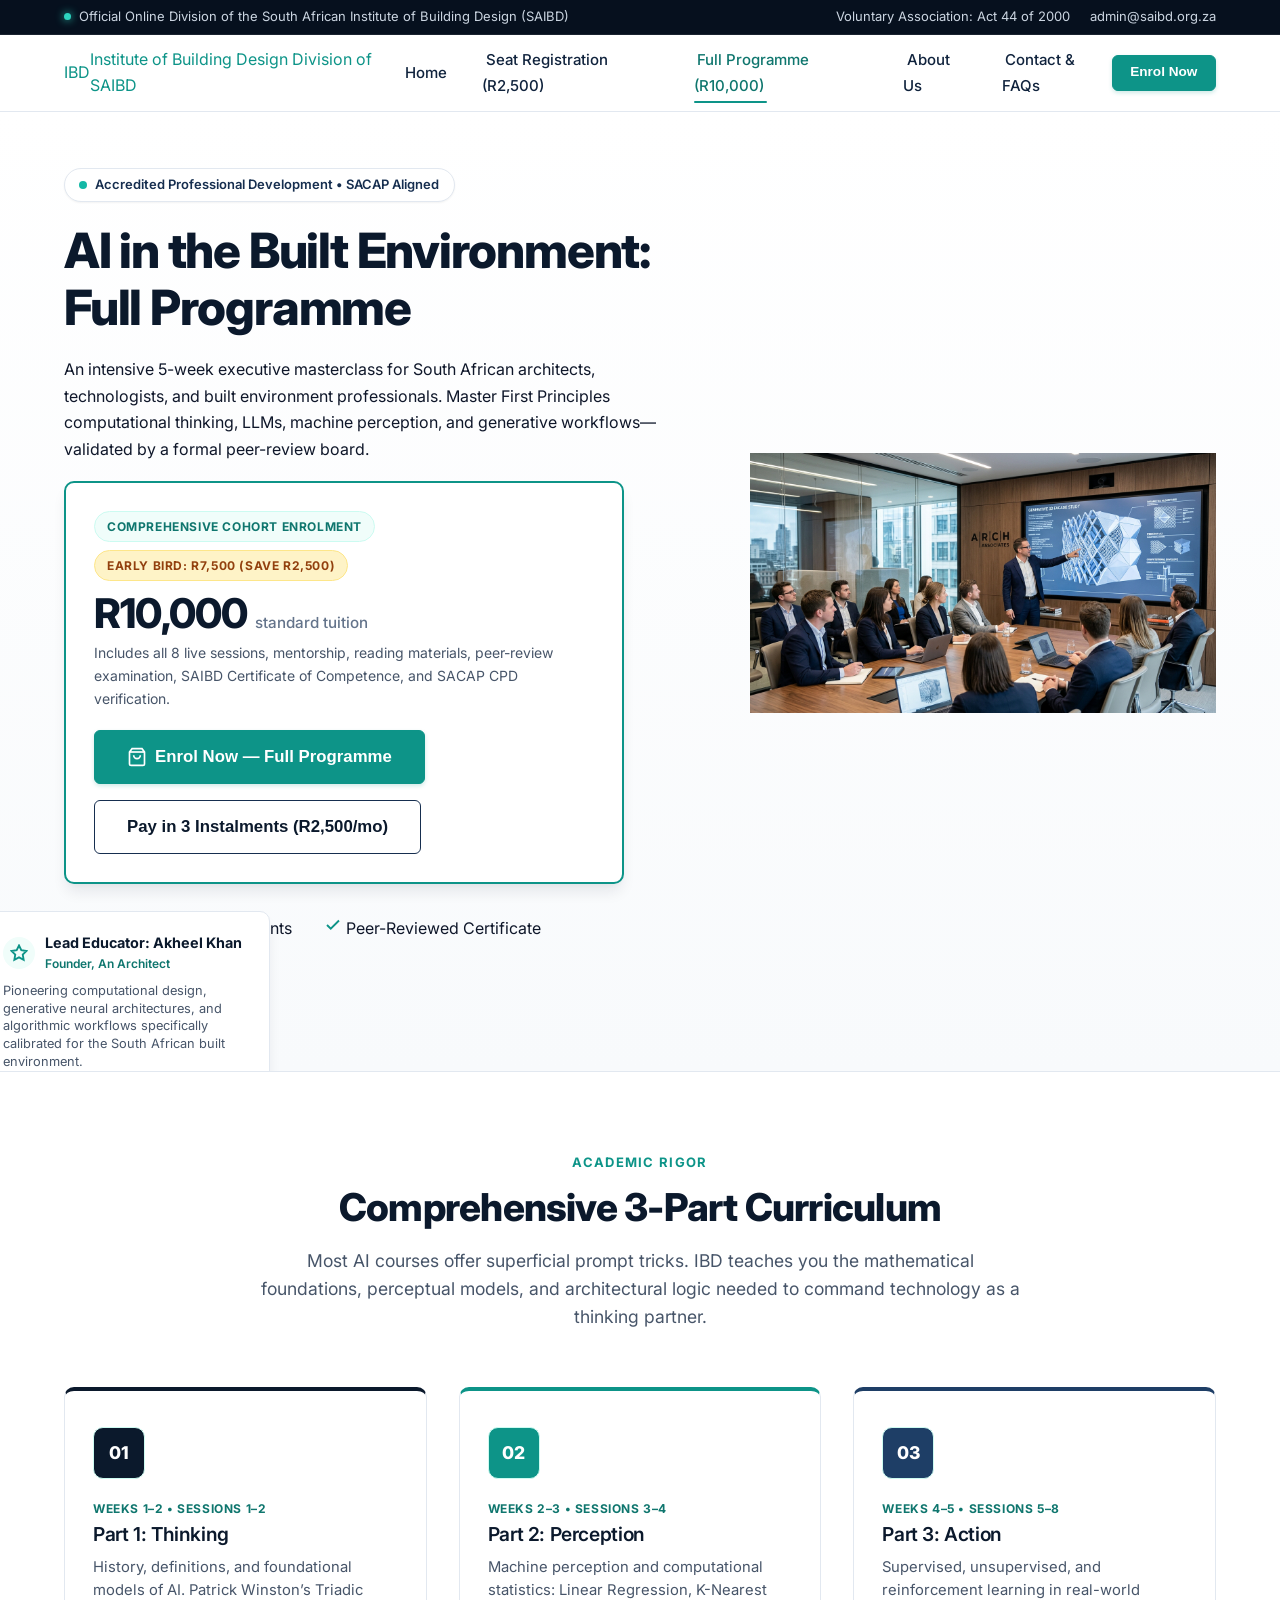
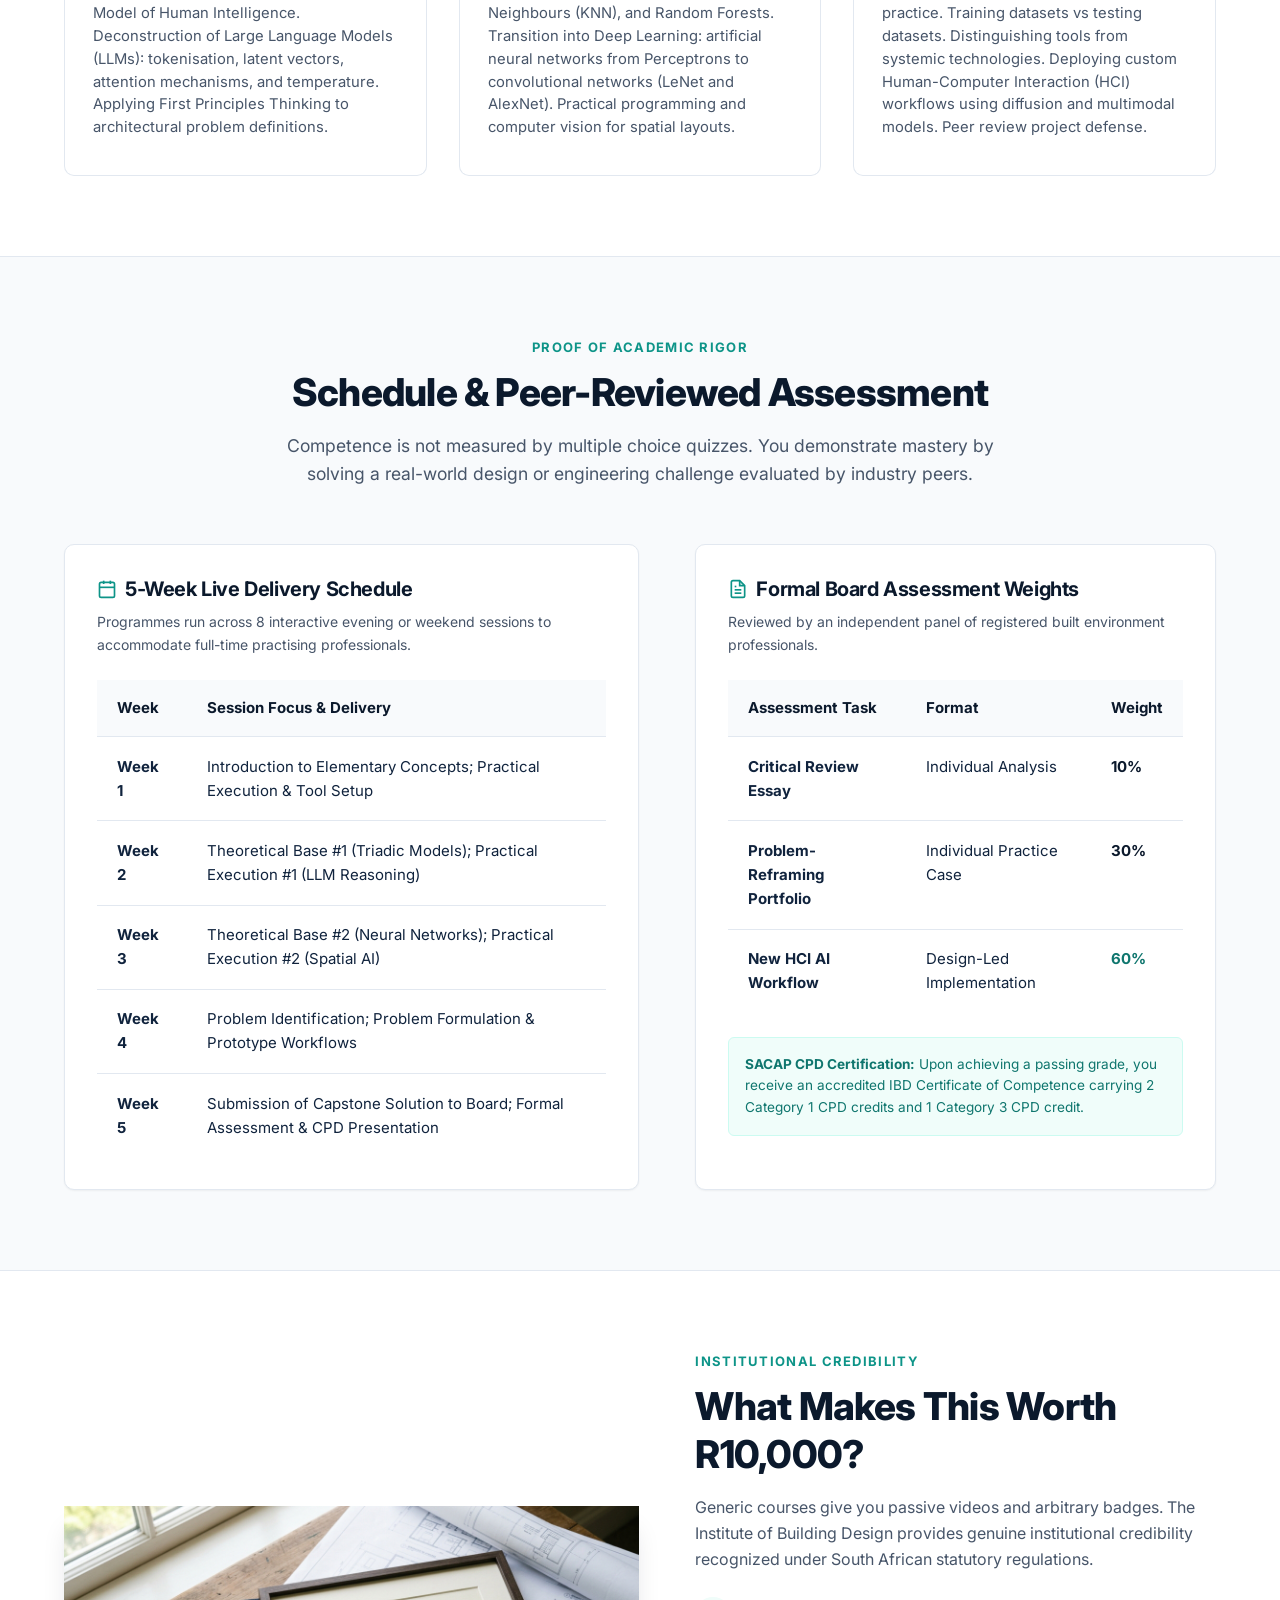
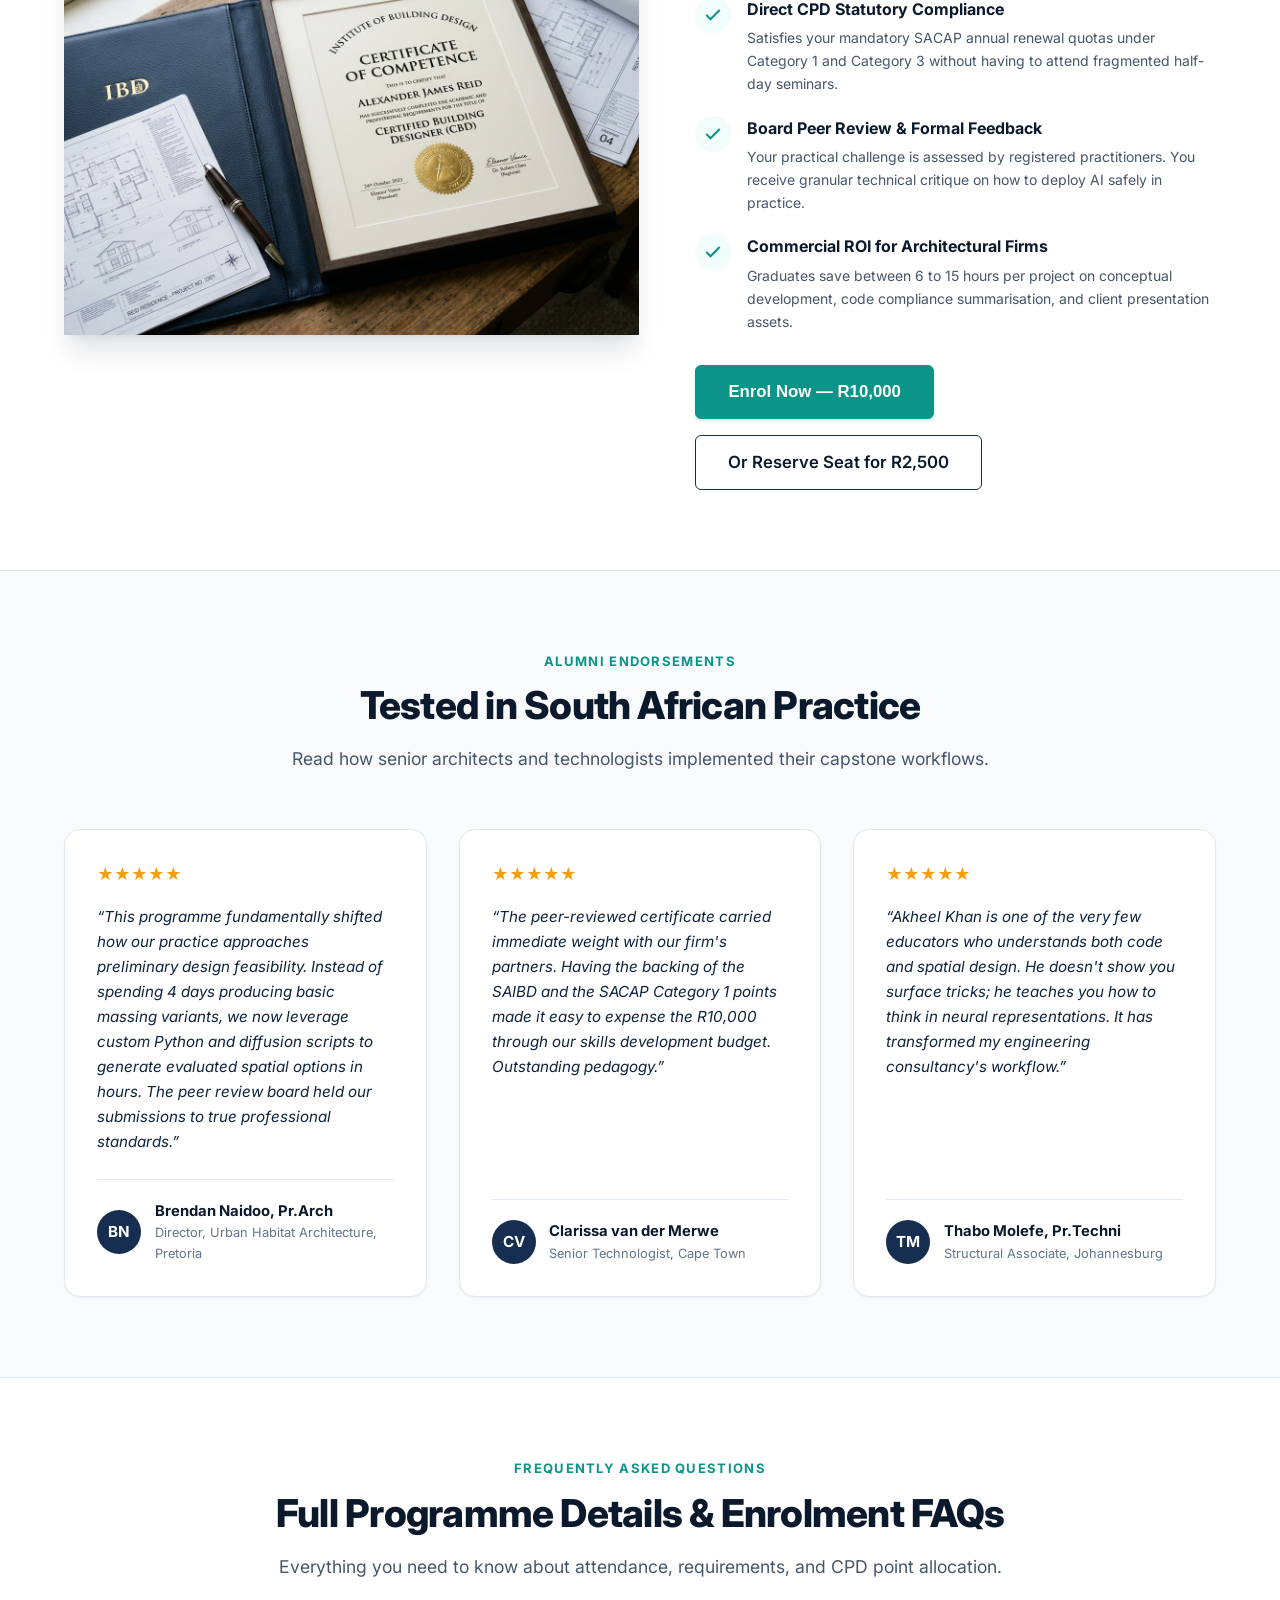
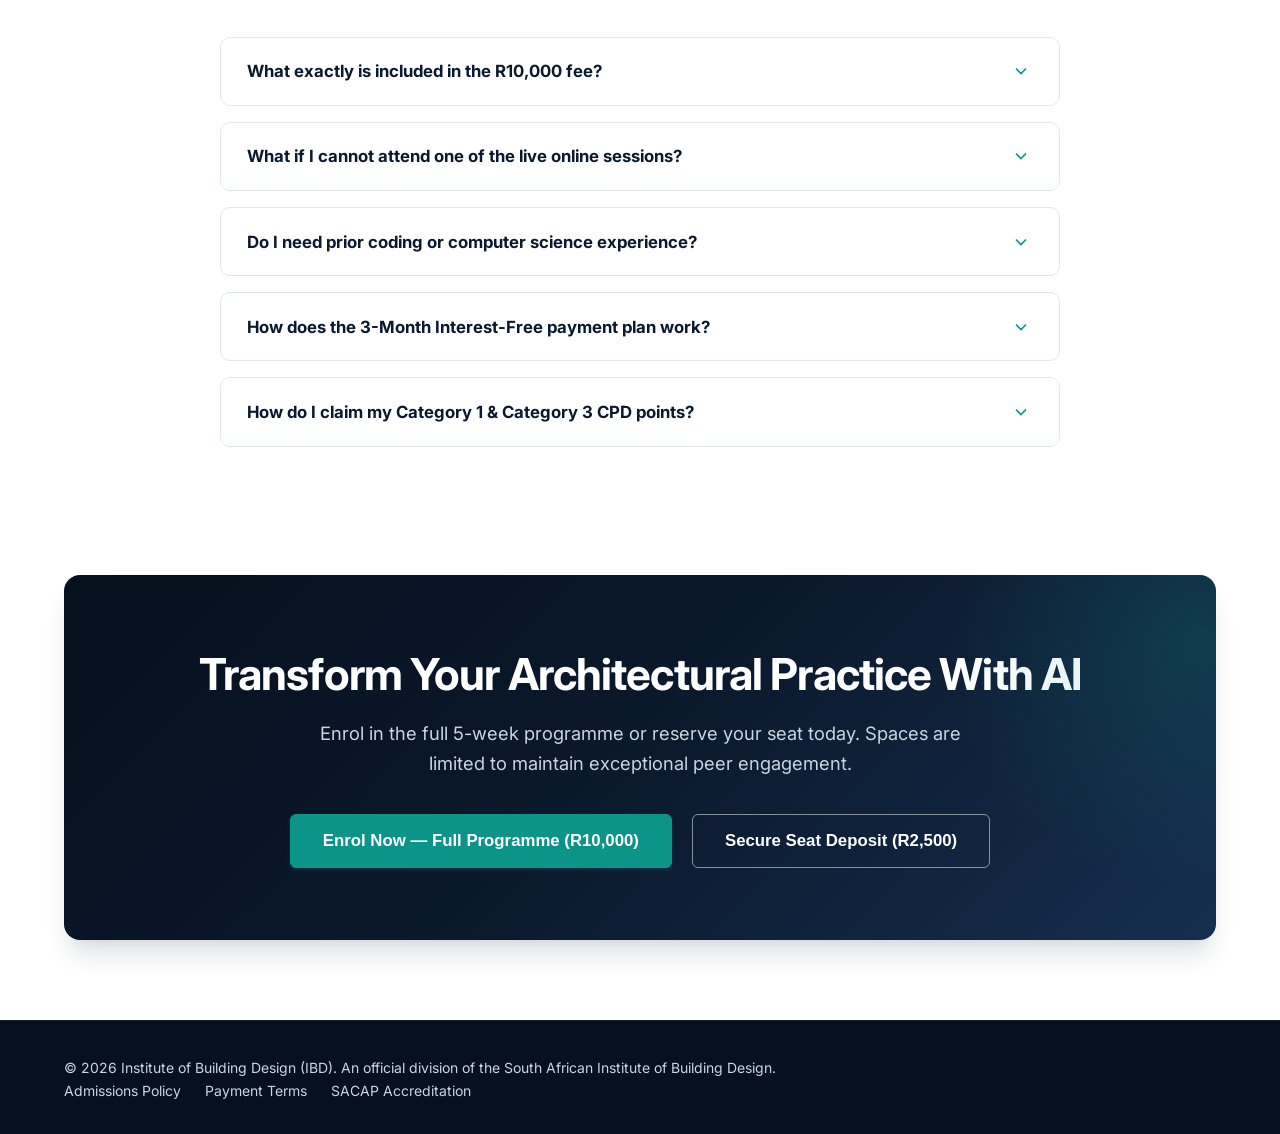
<file: product-full-programme.html>
<!DOCTYPE html>
<html lang="en">
<head>
  <meta charset="utf-8">
  <meta name="viewport" content="width=device-width, initial-scale=1, viewport-fit=cover">
  <title>AI in the Built Environment (R10,000) | Full Programme | Institute of Building Design</title>
  <meta name="description" content="South Africa's premier peer-reviewed programme on artificial intelligence for architects, engineers, and technologists. 8 live sessions over 5 weeks. 2 Cat 1 & 1 Cat 3 CPD points.">
  <link rel="preconnect" href="https://fonts.googleapis.com">
  <link rel="preconnect" href="https://fonts.gstatic.com" crossorigin>
  <link href="https://fonts.googleapis.com/css2?family=Inter:wght@400;500;600;700;800&display=swap" rel="stylesheet">
  <link rel="stylesheet" href="css/style.css">
</head>
<body>

  <!-- Top Notification Bar -->
  <aside class="header-topbar" aria-label="Official Institutional Notice">
    <div class="container topbar-content">
      <div class="topbar-badge">
        <span class="dot"></span>
        <span>Official Online Division of the South African Institute of Building Design (SAIBD)</span>
      </div>
      <div class="topbar-links">
        <span>Voluntary Association: Act 44 of 2000</span>
        <a href="mailto:admin@saibd.org.za">admin@saibd.org.za</a>
      </div>
    </div>
  </aside>

  <!-- Main Navigation Header -->
  <header class="site-header">
    <div class="container header-main">
      <a href="index.html" class="brand-logo" aria-label="Institute of Building Design Home">
        <div class="logo-symbol">IBD</div>
        <div class="logo-text">
          <span class="logo-title">Institute of Building Design</span>
          <span class="logo-sub">Division of SAIBD</span>
        </div>
      </a>

      <nav aria-label="Main Navigation">
        <ul class="nav-menu">
          <li><a href="index.html" class="nav-link">Home</a></li>
          <li><a href="product-seat-registration.html" class="nav-link">Seat Registration (R2,500)</a></li>
          <li><a href="product-full-programme.html" class="nav-link active">Full Programme (R10,000)</a></li>
          <li><a href="about.html" class="nav-link">About Us</a></li>
          <li><a href="contact-faqs.html" class="nav-link">Contact & FAQs</a></li>
        </ul>
      </nav>

      <div class="nav-actions">
        <button class="btn btn-teal btn-sm" data-checkout-trigger="full-programme" id="nav-enrol-btn">Enrol Now</button>
        <button class="mobile-toggle" aria-label="Open Mobile Menu">
          <svg width="24" height="24" viewBox="0 0 24 24" fill="none" stroke="currentColor" stroke-width="2">
            <line x1="3" y1="12" x2="21" y2="12"></line>
            <line x1="3" y1="6" x2="21" y2="6"></line>
            <line x1="3" y1="18" x2="21" y2="18"></line>
          </svg>
        </button>
      </div>
    </div>
  </header>

  <!-- Mobile Drawer -->
  <div class="mobile-nav" role="dialog" aria-modal="true" aria-label="Mobile Navigation Drawer">
    <div class="mobile-nav-panel">
      <div class="mobile-nav-header">
        <span class="logo-title">IBD Navigation</span>
        <button class="mobile-close" aria-label="Close Mobile Menu" style="background:none;border:none;font-size:1.5rem;cursor:pointer;">&times;</button>
      </div>
      <ul class="mobile-nav-links">
        <li><a href="index.html">Home</a></li>
        <li><a href="product-seat-registration.html">Seat Registration (R2,500)</a></li>
        <li><a href="product-full-programme.html" style="color:var(--teal-600);">Full Programme (R10,000)</a></li>
        <li><a href="about.html">About Us</a></li>
        <li><a href="contact-faqs.html">Contact & FAQs</a></li>
      </ul>
      <div style="margin-top:auto;">
        <button class="btn btn-teal btn-block" data-checkout-trigger="full-programme">Enrol Now (R10,000)</button>
        <p style="margin-top:1rem;font-size:0.8rem;color:var(--text-light);text-align:center;">SAIBD Endorsed • SACAP CPD Category 1 & 3</p>
      </div>
    </div>
  </div>

  <main>
    <!-- Flagship Product Hero -->
    <section class="hero-wrapper" style="padding:3.5rem 0 4.5rem;">
      <div class="container hero-grid">
        <div>
          <div class="hero-kicker">
            <span class="hero-kicker-dot"></span>
            <span>Accredited Professional Development • SACAP Aligned</span>
          </div>
          <h1 class="hero-title">AI in the Built Environment: <span class="highlight">Full Programme</span></h1>
          <p class="hero-desc">
            An intensive 5-week executive masterclass for South African architects, technologists, and built environment professionals. Master First Principles computational thinking, LLMs, machine perception, and generative workflows—validated by a formal peer-review board.
          </p>

          <!-- Pricing & Enrolment Box -->
          <div style="background-color:#FFFFFF;border:2px solid var(--teal-600);border-radius:var(--radius-md);padding:1.75rem;box-shadow:var(--shadow-lg);margin-bottom:2rem;max-width:560px;">
            <div style="display:flex;justify-content:space-between;align-items:center;flex-wrap:wrap;gap:0.5rem;margin-bottom:0.75rem;">
              <span class="badge badge-teal">Comprehensive Cohort Enrolment</span>
              <span class="badge badge-gold" id="early-bird">Early Bird: R7,500 (Save R2,500)</span>
            </div>
            
            <div class="price-display">
              <span class="price-val">R10,000</span>
              <span class="price-unit">standard tuition</span>
            </div>
            <p style="font-size:0.875rem;color:var(--text-muted);margin-bottom:1.25rem;">
              Includes all 8 live sessions, mentorship, reading materials, peer-review examination, SAIBD Certificate of Competence, and SACAP CPD verification.
            </p>

            <div style="display:flex;gap:1rem;flex-wrap:wrap;">
              <button class="btn btn-teal btn-lg" data-checkout-trigger="full-programme" id="programme-buy-now-btn">
                <svg width="20" height="20" viewBox="0 0 24 24" fill="none" stroke="currentColor" stroke-width="2">
                  <path d="M6 2L3 6v14a2 2 0 0 0 2 2h14a2 2 0 0 0 2-2V6l-3-4z"></path>
                  <line x1="3" y1="6" x2="21" y2="6"></line>
                  <path d="M16 10a4 4 0 0 1-8 0"></path>
                </svg>
                Enrol Now — Full Programme
              </button>
              <button class="btn btn-outline btn-lg" data-checkout-trigger="instalment-plan">
                Pay in 3 Instalments (R2,500/mo)
              </button>
            </div>
          </div>

          <div class="hero-trust-list">
            <div class="hero-trust-item">
              <svg width="18" height="18" viewBox="0 0 24 24" fill="none" stroke="var(--teal-600)" stroke-width="2.5"><polyline points="20 6 9 17 4 12"></polyline></svg>
              <span>2 Cat 1 & 1 Cat 3 CPD Points</span>
            </div>
            <div class="hero-trust-item">
              <svg width="18" height="18" viewBox="0 0 24 24" fill="none" stroke="var(--teal-600)" stroke-width="2.5"><polyline points="20 6 9 17 4 12"></polyline></svg>
              <span>Peer-Reviewed Certificate</span>
            </div>
            <div class="hero-trust-item">
              <svg width="18" height="18" viewBox="0 0 24 24" fill="none" stroke="var(--teal-600)" stroke-width="2.5"><polyline points="20 6 9 17 4 12"></polyline></svg>
              <span>Live Interactive Sessions</span>
            </div>
          </div>
        </div>

        <div class="hero-visual">
          <div class="hero-image-frame">
            <img src="images/masterclass-review.jpg" alt="IBD AI in Built Environment Masterclass Review" width="600" height="440" loading="eager">
          </div>
          <div class="hero-floating-card">
            <div class="floating-card-header">
              <div class="floating-card-icon">
                <svg width="18" height="18" viewBox="0 0 24 24" fill="none" stroke="currentColor" stroke-width="2.5"><polygon points="12 2 15.09 8.26 22 9.27 17 14.14 18.18 21.02 12 17.77 5.82 21.02 7 14.14 2 9.27 8.91 8.26 12 2"></polygon></svg>
              </div>
              <div>
                <div class="floating-card-title">Lead Educator: Akheel Khan</div>
                <div style="font-size:0.75rem;color:var(--teal-700);font-weight:600;">Founder, An Architect</div>
              </div>
            </div>
            <p class="floating-card-text">
              Pioneering computational design, generative neural architectures, and algorithmic workflows specifically calibrated for the South African built environment.
            </p>
          </div>
        </div>
      </div>
    </section>

    <!-- Detailed Curriculum & Syllabus (3 Core Modules) -->
    <section class="section" id="curriculum">
      <div class="container">
        <div class="section-header">
          <span class="section-eyebrow">Academic Rigor</span>
          <h2 class="section-title">Comprehensive 3-Part Curriculum</h2>
          <p class="section-subtitle">
            Most AI courses offer superficial prompt tricks. IBD teaches you the mathematical foundations, perceptual models, and architectural logic needed to command technology as a thinking partner.
          </p>
        </div>

        <div class="benefits-grid">
          <div class="benefit-card" style="border-top:4px solid var(--navy-900);">
            <div class="benefit-icon-wrapper" style="background:var(--navy-900);color:#FFFFFF;">
              <span style="font-weight:800;font-size:1.1rem;">01</span>
            </div>
            <span style="font-size:0.75rem;font-weight:700;color:var(--teal-700);text-transform:uppercase;letter-spacing:0.05em;display:block;margin-bottom:0.25rem;">Weeks 1–2 • Sessions 1–2</span>
            <h4>Part 1: Thinking</h4>
            <p>
              History, definitions, and foundational models of AI. Patrick Winston’s Triadic Model of Human Intelligence. Deconstruction of Large Language Models (LLMs): tokenisation, latent vectors, attention mechanisms, and temperature. Applying First Principles Thinking to architectural problem definitions.
            </p>
          </div>

          <div class="benefit-card" style="border-top:4px solid var(--teal-600);">
            <div class="benefit-icon-wrapper" style="background:var(--teal-600);color:#FFFFFF;">
              <span style="font-weight:800;font-size:1.1rem;">02</span>
            </div>
            <span style="font-size:0.75rem;font-weight:700;color:var(--teal-700);text-transform:uppercase;letter-spacing:0.05em;display:block;margin-bottom:0.25rem;">Weeks 2–3 • Sessions 3–4</span>
            <h4>Part 2: Perception</h4>
            <p>
              Machine perception and computational statistics: Linear Regression, K-Nearest Neighbours (KNN), and Random Forests. Transition into Deep Learning: artificial neural networks from Perceptrons to convolutional networks (LeNet and AlexNet). Practical programming and computer vision for spatial layouts.
            </p>
          </div>

          <div class="benefit-card" style="border-top:4px solid var(--navy-700);">
            <div class="benefit-icon-wrapper" style="background:var(--navy-700);color:#FFFFFF;">
              <span style="font-weight:800;font-size:1.1rem;">03</span>
            </div>
            <span style="font-size:0.75rem;font-weight:700;color:var(--teal-700);text-transform:uppercase;letter-spacing:0.05em;display:block;margin-bottom:0.25rem;">Weeks 4–5 • Sessions 5–8</span>
            <h4>Part 3: Action</h4>
            <p>
              Supervised, unsupervised, and reinforcement learning in real-world practice. Training datasets vs testing datasets. Distinguishing tools from systemic technologies. Deploying custom Human-Computer Interaction (HCI) workflows using diffusion and multimodal models. Peer review project defense.
            </p>
          </div>
        </div>
      </div>
    </section>

    <!-- Schedule & Assessment Rubric (Proof of Value) -->
    <section class="section section-alt" id="schedule-assessment">
      <div class="container">
        <div class="section-header">
          <span class="section-eyebrow">Proof of Academic Rigor</span>
          <h2 class="section-title">Schedule & Peer-Reviewed Assessment</h2>
          <p class="section-subtitle">
            Competence is not measured by multiple choice quizzes. You demonstrate mastery by solving a real-world design or engineering challenge evaluated by industry peers.
          </p>
        </div>

        <div class="contact-split-grid">
          <!-- Schedule Table -->
          <div style="background:#FFFFFF;border:1px solid var(--border-light);border-radius:var(--radius-md);padding:2rem;box-shadow:var(--shadow-sm);">
            <h3 style="font-size:1.25rem;margin-bottom:0.5rem;display:flex;align-items:center;gap:0.5rem;">
              <svg width="20" height="20" viewBox="0 0 24 24" fill="none" stroke="var(--teal-600)" stroke-width="2"><rect x="3" y="4" width="18" height="18" rx="2" ry="2"></rect><line x1="16" y1="2" x2="16" y2="6"></line><line x1="8" y1="2" x2="8" y2="6"></line><line x1="3" y1="10" x2="21" y2="10"></line></svg>
              5-Week Live Delivery Schedule
            </h3>
            <p style="font-size:0.875rem;color:var(--text-muted);margin-bottom:1.5rem;">
              Programmes run across 8 interactive evening or weekend sessions to accommodate full-time practising professionals.
            </p>

            <div class="table-responsive">
              <table class="custom-table">
                <thead>
                  <tr>
                    <th>Week</th>
                    <th>Session Focus & Delivery</th>
                  </tr>
                </thead>
                <tbody>
                  <tr>
                    <td><strong>Week 1</strong></td>
                    <td>Introduction to Elementary Concepts; Practical Execution & Tool Setup</td>
                  </tr>
                  <tr>
                    <td><strong>Week 2</strong></td>
                    <td>Theoretical Base #1 (Triadic Models); Practical Execution #1 (LLM Reasoning)</td>
                  </tr>
                  <tr>
                    <td><strong>Week 3</strong></td>
                    <td>Theoretical Base #2 (Neural Networks); Practical Execution #2 (Spatial AI)</td>
                  </tr>
                  <tr>
                    <td><strong>Week 4</strong></td>
                    <td>Problem Identification; Problem Formulation & Prototype Workflows</td>
                  </tr>
                  <tr>
                    <td><strong>Week 5</strong></td>
                    <td>Submission of Capstone Solution to Board; Formal Assessment & CPD Presentation</td>
                  </tr>
                </tbody>
              </table>
            </div>
          </div>

          <!-- Assessment Rubric & Credential -->
          <div style="background:#FFFFFF;border:1px solid var(--border-light);border-radius:var(--radius-md);padding:2rem;box-shadow:var(--shadow-sm);">
            <h3 style="font-size:1.25rem;margin-bottom:0.5rem;display:flex;align-items:center;gap:0.5rem;">
              <svg width="20" height="20" viewBox="0 0 24 24" fill="none" stroke="var(--teal-600)" stroke-width="2"><path d="M14 2H6a2 2 0 0 0-2 2v16a2 2 0 0 0 2 2h12a2 2 0 0 0 2-2V8z"></path><polyline points="14 2 14 8 20 8"></polyline><line x1="16" y1="13" x2="8" y2="13"></line><line x1="16" y1="17" x2="8" y2="17"></line><polyline points="10 9 9 9 8 9"></polyline></svg>
              Formal Board Assessment Weights
            </h3>
            <p style="font-size:0.875rem;color:var(--text-muted);margin-bottom:1.5rem;">
              Reviewed by an independent panel of registered built environment professionals.
            </p>

            <div class="table-responsive" style="margin-bottom:1.5rem;">
              <table class="custom-table">
                <thead>
                  <tr>
                    <th>Assessment Task</th>
                    <th>Format</th>
                    <th>Weight</th>
                  </tr>
                </thead>
                <tbody>
                  <tr>
                    <td><strong>Critical Review Essay</strong></td>
                    <td>Individual Analysis</td>
                    <td><strong style="color:var(--navy-900);">10%</strong></td>
                  </tr>
                  <tr>
                    <td><strong>Problem-Reframing Portfolio</strong></td>
                    <td>Individual Practice Case</td>
                    <td><strong style="color:var(--navy-900);">30%</strong></td>
                  </tr>
                  <tr>
                    <td><strong>New HCI AI Workflow</strong></td>
                    <td>Design-Led Implementation</td>
                    <td><strong style="color:var(--teal-700);">60%</strong></td>
                  </tr>
                </tbody>
              </table>
            </div>

            <div style="padding:1rem;background-color:var(--teal-50);border:1px solid var(--teal-100);border-radius:var(--radius-sm);font-size:0.85rem;color:var(--teal-700);">
              <strong>SACAP CPD Certification:</strong> Upon achieving a passing grade, you receive an accredited IBD Certificate of Competence carrying 2 Category 1 CPD credits and 1 Category 3 CPD credit.
            </div>
          </div>
        </div>
      </div>
    </section>

    <!-- Visual Proof of Value & Certificate Showcase -->
    <section class="section" id="proof-of-value">
      <div class="container">
        <div class="contact-split-grid" style="align-items:center;">
          <div>
            <div class="hero-image-frame" style="box-shadow:var(--shadow-xl);">
              <img src="images/certificate-competence.jpg" alt="Official IBD Peer-Reviewed Certificate of Competence" width="600" height="450" loading="lazy">
            </div>
          </div>

          <div>
            <span class="section-eyebrow">Institutional Credibility</span>
            <h2 class="section-title">What Makes This Worth R10,000?</h2>
            <p style="color:var(--text-muted);margin-bottom:1.5rem;">
              Generic courses give you passive videos and arbitrary badges. The Institute of Building Design provides genuine institutional credibility recognized under South African statutory regulations.
            </p>

            <div style="display:flex;flex-direction:column;gap:1.25rem;">
              <div style="display:flex;gap:1rem;">
                <div style="width:36px;height:36px;background:var(--teal-50);border-radius:50%;display:flex;align-items:center;justify-content:center;color:var(--teal-600);flex-shrink:0;">
                  <svg width="20" height="20" viewBox="0 0 24 24" fill="none" stroke="currentColor" stroke-width="2.5"><polyline points="20 6 9 17 4 12"></polyline></svg>
                </div>
                <div>
                  <strong style="display:block;color:var(--navy-900);font-size:1rem;margin-bottom:0.25rem;">Direct CPD Statutory Compliance</strong>
                  <p style="font-size:0.875rem;color:var(--text-muted);margin-bottom:0;">Satisfies your mandatory SACAP annual renewal quotas under Category 1 and Category 3 without having to attend fragmented half-day seminars.</p>
                </div>
              </div>

              <div style="display:flex;gap:1rem;">
                <div style="width:36px;height:36px;background:var(--teal-50);border-radius:50%;display:flex;align-items:center;justify-content:center;color:var(--teal-600);flex-shrink:0;">
                  <svg width="20" height="20" viewBox="0 0 24 24" fill="none" stroke="currentColor" stroke-width="2.5"><polyline points="20 6 9 17 4 12"></polyline></svg>
                </div>
                <div>
                  <strong style="display:block;color:var(--navy-900);font-size:1rem;margin-bottom:0.25rem;">Board Peer Review & Formal Feedback</strong>
                  <p style="font-size:0.875rem;color:var(--text-muted);margin-bottom:0;">Your practical challenge is assessed by registered practitioners. You receive granular technical critique on how to deploy AI safely in practice.</p>
                </div>
              </div>

              <div style="display:flex;gap:1rem;">
                <div style="width:36px;height:36px;background:var(--teal-50);border-radius:50%;display:flex;align-items:center;justify-content:center;color:var(--teal-600);flex-shrink:0;">
                  <svg width="20" height="20" viewBox="0 0 24 24" fill="none" stroke="currentColor" stroke-width="2.5"><polyline points="20 6 9 17 4 12"></polyline></svg>
                </div>
                <div>
                  <strong style="display:block;color:var(--navy-900);font-size:1rem;margin-bottom:0.25rem;">Commercial ROI for Architectural Firms</strong>
                  <p style="font-size:0.875rem;color:var(--text-muted);margin-bottom:0;">Graduates save between 6 to 15 hours per project on conceptual development, code compliance summarisation, and client presentation assets.</p>
                </div>
              </div>
            </div>

            <div style="margin-top:2rem;display:flex;gap:1rem;flex-wrap:wrap;">
              <button class="btn btn-teal btn-lg" data-checkout-trigger="full-programme">
                Enrol Now — R10,000
              </button>
              <a href="product-seat-registration.html" class="btn btn-outline btn-lg">
                Or Reserve Seat for R2,500
              </a>
            </div>
          </div>
        </div>
      </div>
    </section>

    <!-- Genuine Full Programme Testimonials -->
    <section class="section section-alt" id="testimonials">
      <div class="container">
        <div class="section-header">
          <span class="section-eyebrow">Alumni Endorsements</span>
          <h2 class="section-title">Tested in South African Practice</h2>
          <p class="section-subtitle">Read how senior architects and technologists implemented their capstone workflows.</p>
        </div>

        <div class="testimonials-grid">
          <div class="testimonial-card">
            <div>
              <div class="rating-stars">★★★★★</div>
              <p class="testimonial-quote">
                “This programme fundamentally shifted how our practice approaches preliminary design feasibility. Instead of spending 4 days producing basic massing variants, we now leverage custom Python and diffusion scripts to generate evaluated spatial options in hours. The peer review board held our submissions to true professional standards.”
              </p>
            </div>
            <div class="testimonial-author">
              <div class="author-avatar">BN</div>
              <div>
                <span class="author-name">Brendan Naidoo, Pr.Arch</span>
                <span class="author-role">Director, Urban Habitat Architecture, Pretoria</span>
              </div>
            </div>
          </div>

          <div class="testimonial-card">
            <div>
              <div class="rating-stars">★★★★★</div>
              <p class="testimonial-quote">
                “The peer-reviewed certificate carried immediate weight with our firm's partners. Having the backing of the SAIBD and the SACAP Category 1 points made it easy to expense the R10,000 through our skills development budget. Outstanding pedagogy.”
              </p>
            </div>
            <div class="testimonial-author">
              <div class="author-avatar">CV</div>
              <div>
                <span class="author-name">Clarissa van der Merwe</span>
                <span class="author-role">Senior Technologist, Cape Town</span>
              </div>
            </div>
          </div>

          <div class="testimonial-card">
            <div>
              <div class="rating-stars">★★★★★</div>
              <p class="testimonial-quote">
                “Akheel Khan is one of the very few educators who understands both code and spatial design. He doesn't show you surface tricks; he teaches you how to think in neural representations. It has transformed my engineering consultancy's workflow.”
              </p>
            </div>
            <div class="testimonial-author">
              <div class="author-avatar">TM</div>
              <div>
                <span class="author-name">Thabo Molefe, Pr.Techni</span>
                <span class="author-role">Structural Associate, Johannesburg</span>
              </div>
            </div>
          </div>
        </div>
      </div>
    </section>

    <!-- Comprehensive Programme FAQs -->
    <section class="section" id="faqs">
      <div class="container">
        <div class="section-header">
          <span class="section-eyebrow">Frequently Asked Questions</span>
          <h2 class="section-title">Full Programme Details & Enrolment FAQs</h2>
          <p class="section-subtitle">Everything you need to know about attendance, requirements, and CPD point allocation.</p>
        </div>

        <div class="faq-container">
          <div class="faq-item">
            <button class="faq-question">
              <span>What exactly is included in the R10,000 fee?</span>
              <span class="faq-icon">
                <svg width="20" height="20" viewBox="0 0 24 24" fill="none" stroke="currentColor" stroke-width="2"><polyline points="6 9 12 15 18 9"></polyline></svg>
              </span>
            </button>
            <div class="faq-answer">
              <div class="faq-answer-inner">
                Your tuition includes full admission to all 8 live interactive masterclasses, complete digital recording archives, code notebooks and prompt libraries, weekly 1-on-1 mentorship office hours, evaluation and feedback from the peer-review board, the official SAIBD Certificate of Competence, and submission of your Category 1 and Category 3 CPD points to SACAP.
              </div>
            </div>
          </div>

          <div class="faq-item">
            <button class="faq-question">
              <span>What if I cannot attend one of the live online sessions?</span>
              <span class="faq-icon">
                <svg width="20" height="20" viewBox="0 0 24 24" fill="none" stroke="currentColor" stroke-width="2"><polyline points="6 9 12 15 18 9"></polyline></svg>
              </span>
            </button>
            <div class="faq-answer">
              <div class="faq-answer-inner">
                Every live session is recorded in high definition and uploaded to the private participant portal within 6 hours, alongside session transcripts and code assets. You can review asynchronously and ask questions directly during weekly office hours.
              </div>
            </div>
          </div>

          <div class="faq-item">
            <button class="faq-question">
              <span>Do I need prior coding or computer science experience?</span>
              <span class="faq-icon">
                <svg width="20" height="20" viewBox="0 0 24 24" fill="none" stroke="currentColor" stroke-width="2"><polyline points="6 9 12 15 18 9"></polyline></svg>
              </span>
            </button>
            <div class="faq-answer">
              <div class="faq-answer-inner">
                No prior programming experience is required. The curriculum begins with First Principles thinking and intuitive graphical tools. For participants interested in Python or API integration, optional advanced tracks and templates are provided.
              </div>
            </div>
          </div>

          <div class="faq-item">
            <button class="faq-question">
              <span>How does the 3-Month Interest-Free payment plan work?</span>
              <span class="faq-icon">
                <svg width="20" height="20" viewBox="0 0 24 24" fill="none" stroke="currentColor" stroke-width="2"><polyline points="6 9 12 15 18 9"></polyline></svg>
              </span>
            </button>
            <div class="faq-answer">
              <div class="faq-answer-inner">
                You pay a R2,500 deposit upon enrolment, followed by 3 equal monthly instalments of R2,500. There are zero interest charges, zero loan approval hassles, and no third-party debt collectors.
              </div>
            </div>
          </div>

          <div class="faq-item">
            <button class="faq-question">
              <span>How do I claim my Category 1 & Category 3 CPD points?</span>
              <span class="faq-icon">
                <svg width="20" height="20" viewBox="0 0 24 24" fill="none" stroke="currentColor" stroke-width="2"><polyline points="6 9 12 15 18 9"></polyline></svg>
              </span>
            </button>
            <div class="faq-answer">
              <div class="faq-answer-inner">
                Upon board sign-off of your capstone submission, SAIBD issues an official CPD validation certificate bearing your SACAP registration number. SAIBD transmits completion logs to SACAP for official recording on your professional profile.
              </div>
            </div>
          </div>
        </div>
      </div>
    </section>

    <!-- Final Call to Action -->
    <section class="section" style="padding-top:2rem;">
      <div class="container">
        <div class="cta-banner">
          <h2>Transform Your Architectural Practice With AI</h2>
          <p>
            Enrol in the full 5-week programme or reserve your seat today. Spaces are limited to maintain exceptional peer engagement.
          </p>
          <div class="cta-actions">
            <button class="btn btn-teal btn-lg" data-checkout-trigger="full-programme">
              Enrol Now — Full Programme (R10,000)
            </button>
            <button class="btn btn-outline-white btn-lg" data-checkout-trigger="seat-registration">
              Secure Seat Deposit (R2,500)
            </button>
          </div>
        </div>
      </div>
    </section>
  </main>

  <!-- Global Footer -->
  <footer class="site-footer">
    <div class="container">
      <div class="footer-grid">
        <div class="footer-col">
          <div class="brand-logo" style="margin-bottom:1.25rem;">
            <div class="logo-symbol" style="background:#0F2438;">IBD</div>
            <div class="logo-text">
              <span class="logo-title" style="color:#FFFFFF;">Institute of Building Design</span>
              <span class="logo-sub" style="color:var(--teal-400);">Division of SAIBD</span>
            </div>
          </div>
          <p style="color:var(--text-on-dark-muted);font-size:0.875rem;line-height:1.6;">
            The Institute of Building Design (IBD) is an official online division of the South African Institute of Building Design (SAIBD), established under the Architectural Profession Act No. 44 of 2000.
          </p>
          <div style="font-size:0.825rem;color:var(--teal-400);font-weight:600;margin-top:1rem;">
            Durban, KwaZulu-Natal, South Africa
          </div>
        </div>

        <div class="footer-col">
          <h5>Programmes & Pricing</h5>
          <ul class="footer-links">
            <li><a href="product-seat-registration.html">Seat Registration (R2,500)</a></li>
            <li><a href="product-full-programme.html">Full Programme (R10,000)</a></li>
            <li><a href="product-full-programme.html#early-bird">Early Bird Pricing (R7,500)</a></li>
            <li><a href="product-seat-registration.html#benefits">Payment Plans & Instalments</a></li>
          </ul>
        </div>

        <div class="footer-col">
          <h5>Institute & Trust</h5>
          <ul class="footer-links">
            <li><a href="about.html">About the Institute</a></li>
            <li><a href="about.html#credentials">SAIBD Credentials & Governance</a></li>
            <li><a href="about.html#faculty">Leadership & Faculty</a></li>
            <li><a href="about.html#philosophy">First Principles Pedagogy</a></li>
          </ul>
        </div>

        <div class="footer-col">
          <h5>Contact & Support</h5>
          <ul class="footer-links">
            <li><a href="mailto:admin@saibd.org.za">admin@saibd.org.za</a></li>
            <li><a href="https://www.saibd.org.za" target="_blank" rel="noopener">www.saibd.org.za</a></li>
            <li><a href="contact-faqs.html">Frequently Asked Questions</a></li>
            <li><a href="contact-faqs.html#payments">Payment Provider Comparison</a></li>
          </ul>
        </div>
      </div>

      <div class="footer-bottom">
        <div>
          © 2026 Institute of Building Design (IBD). An official division of the South African Institute of Building Design.
        </div>
        <div style="display:flex;gap:1.5rem;">
          <a href="contact-faqs.html" style="color:var(--text-on-dark-muted);">Admissions Policy</a>
          <a href="contact-faqs.html#payments" style="color:var(--text-on-dark-muted);">Payment Terms</a>
          <a href="about.html#credentials" style="color:var(--text-on-dark-muted);">SACAP Accreditation</a>
        </div>
      </div>
    </div>
  </footer>

  <!-- Universal Checkout Drawer / Modal (Included on all pages) -->
  <div class="checkout-modal" id="checkout-modal" role="dialog" aria-modal="true" aria-labelledby="modal-heading">
    <div class="checkout-dialog">
      <div class="checkout-header">
        <div>
          <h3 id="modal-heading">Secure Programme Enrolment</h3>
          <span style="font-size:0.75rem;color:var(--teal-700);font-weight:600;">256-Bit SSL Encrypted • Institute of Building Design</span>
        </div>
        <button class="checkout-close-btn" aria-label="Close Checkout">&times;</button>
      </div>

      <div class="checkout-body">
        <!-- Form State -->
        <form id="checkout-form">
          <div class="checkout-step">
            <label class="step-label">
              <span class="step-number">1</span>
              Select Enrolment Option
            </label>
            <div class="product-select-group">
              <label class="product-option-radio">
                <input type="radio" name="checkout-product" value="seat-registration">
                <span class="radio-title">Seat Registration</span>
                <span class="radio-price">R2,500</span>
                <span style="display:block;font-size:0.75rem;color:var(--text-light);margin-top:0.25rem;">Deductible deposit</span>
              </label>

              <label class="product-option-radio selected">
                <input type="radio" name="checkout-product" value="full-programme" checked>
                <span class="radio-title">Full Programme</span>
                <span class="radio-price">R10,000</span>
                <span style="display:block;font-size:0.75rem;color:var(--text-light);margin-top:0.25rem;">Complete tuition & CPD</span>
              </label>
            </div>
          </div>

          <div class="checkout-step">
            <label class="step-label">
              <span class="step-number">2</span>
              Choose South African Payment Gateway
            </label>
            <div class="gateway-grid">
              <label class="gateway-option selected">
                <input type="radio" name="checkout-gateway" value="peach" checked>
                <strong style="font-size:0.875rem;color:var(--navy-900);">Peach Payments</strong>
                <span class="gateway-badge">Next-Day Payout</span>
                <span style="font-size:0.675rem;color:var(--text-light);">Cards, Ozow, Capitec</span>
              </label>

              <label class="gateway-option">
                <input type="radio" name="checkout-gateway" value="yoco">
                <strong style="font-size:0.875rem;color:var(--navy-900);">Yoco</strong>
                <span class="gateway-badge" style="color:var(--teal-700);">Instant Payout</span>
                <span style="font-size:0.675rem;color:var(--text-light);">Fast local cards</span>
              </label>

              <label class="gateway-option">
                <input type="radio" name="checkout-gateway" value="paystack">
                <strong style="font-size:0.875rem;color:var(--navy-900);">Paystack</strong>
                <span class="gateway-badge" style="color:var(--navy-700);">Standard</span>
                <span style="font-size:0.675rem;color:var(--text-light);">Cards, Apple Pay</span>
              </label>
            </div>
            
            <div id="checkout-gateway-note" style="margin-top:0.75rem;padding:0.75rem 1rem;background-color:var(--bg-subtle);border-radius:var(--radius-sm);font-size:0.8rem;color:var(--navy-850);">
              <!-- Injected dynamically by JS -->
            </div>
          </div>

          <div class="checkout-step">
            <label class="step-label">
              <span class="step-number">3</span>
              Candidate & Professional Registration
            </label>
            <div class="form-grid-2">
              <div class="form-group" style="margin-bottom:0.75rem;">
                <label class="form-label" for="checkout-fname">First Name *</label>
                <input type="text" id="checkout-fname" class="form-control" placeholder="e.g. Sipho" required>
              </div>
              <div class="form-group" style="margin-bottom:0.75rem;">
                <label class="form-label" for="checkout-lname">Last Name *</label>
                <input type="text" id="checkout-lname" class="form-control" placeholder="e.g. Ndlovu" required>
              </div>
            </div>

            <div class="form-group" style="margin-bottom:0.75rem;">
              <label class="form-label" for="checkout-email">Professional Email *</label>
              <input type="email" id="checkout-email" class="form-control" placeholder="sipho@architects.co.za" required>
            </div>

            <div class="form-grid-2">
              <div class="form-group" style="margin-bottom:0.75rem;">
                <label class="form-label" for="checkout-phone">Mobile / WhatsApp *</label>
                <input type="tel" id="checkout-phone" class="form-control" placeholder="+27 82 123 4567" required>
              </div>
              <div class="form-group" style="margin-bottom:0.75rem;">
                <label class="form-label" for="checkout-sacap">SACAP / SAIBD Reg No.</label>
                <input type="text" id="checkout-sacap" class="form-control" placeholder="e.g. D1234 (Optional)">
              </div>
            </div>
          </div>

          <div class="checkout-summary-box">
            <div class="summary-row">
              <span id="checkout-item-title">Full Enrolment: AI in the Built Environment</span>
              <span id="checkout-subtotal" style="font-weight:600;color:var(--navy-900);">R10,000</span>
            </div>
            <div class="summary-row">
              <span>Card / Processing Surcharge</span>
              <span id="checkout-processing-fee" style="color:var(--teal-700);font-weight:600;">R0.00</span>
            </div>
            <div class="summary-row total">
              <span>Total Due Now</span>
              <span id="checkout-total" style="color:var(--teal-700);">R10,000</span>
            </div>
          </div>

          <button type="submit" class="btn btn-teal btn-block btn-lg" id="checkout-submit-btn">
            Proceed to Secure Payment
          </button>

          <p style="margin:1rem 0 0;font-size:0.75rem;color:var(--text-light);text-align:center;">
            By completing this enrolment, you agree to the Institute of Building Design intake guidelines. You will receive an official SAIBD confirmation receipt and onboarding instructions via email.
          </p>
        </form>

        <!-- Success Confirmation State -->
        <div id="checkout-success" style="display:none;text-align:center;padding:1.5rem 0;">
          <div style="width:64px;height:64px;background-color:var(--teal-50);color:var(--teal-600);border-radius:50%;display:inline-flex;align-items:center;justify-content:center;margin-bottom:1.25rem;">
            <svg width="34" height="34" viewBox="0 0 24 24" fill="none" stroke="currentColor" stroke-width="2.5"><polyline points="20 6 9 17 4 12"></polyline></svg>
          </div>
          <h3 style="font-size:1.6rem;margin-bottom:0.5rem;color:var(--navy-900);">Enrolment Confirmed!</h3>
          <p style="color:var(--text-muted);font-size:0.95rem;max-width:440px;margin:0 auto 1.5rem;">
            Your place has been recorded with the IBD admissions board. An official confirmation email with your tax invoice and course onboarding pack has been dispatched.
          </p>

          <div style="background-color:var(--bg-subtle);border:1px solid var(--border-light);border-radius:var(--radius-md);padding:1.25rem;text-align:left;max-width:440px;margin:0 auto 1.5rem;font-size:0.875rem;">
            <div style="display:flex;justify-content:space-between;margin-bottom:0.5rem;">
              <span style="color:var(--text-light);">Reference Number:</span>
              <strong id="receipt-ref" style="color:var(--navy-900);">IBD-894120</strong>
            </div>
            <div style="display:flex;justify-content:space-between;margin-bottom:0.5rem;">
              <span style="color:var(--text-light);">Enrolment Item:</span>
              <span id="receipt-item" style="font-weight:600;color:var(--navy-900);">Full Programme</span>
            </div>
            <div style="display:flex;justify-content:space-between;margin-bottom:0.5rem;">
              <span style="color:var(--text-light);">Amount Paid:</span>
              <strong id="receipt-amount" style="color:var(--teal-700);">R10,000</strong>
            </div>
            <div style="display:flex;justify-content:space-between;">
              <span style="color:var(--text-light);">Gateway Provider:</span>
              <span id="receipt-gateway" style="font-weight:600;color:var(--navy-900);">Peach Payments</span>
            </div>
          </div>

          <button class="btn btn-navy" onclick="document.getElementById('checkout-modal').classList.remove('active');document.body.style.overflow='';" style="margin:0 auto;">
            Close & Return to Website
          </button>
        </div>
      </div>
    </div>
  </div>

  <script src="js/main.js"></script>
</body>
</html>
</file>
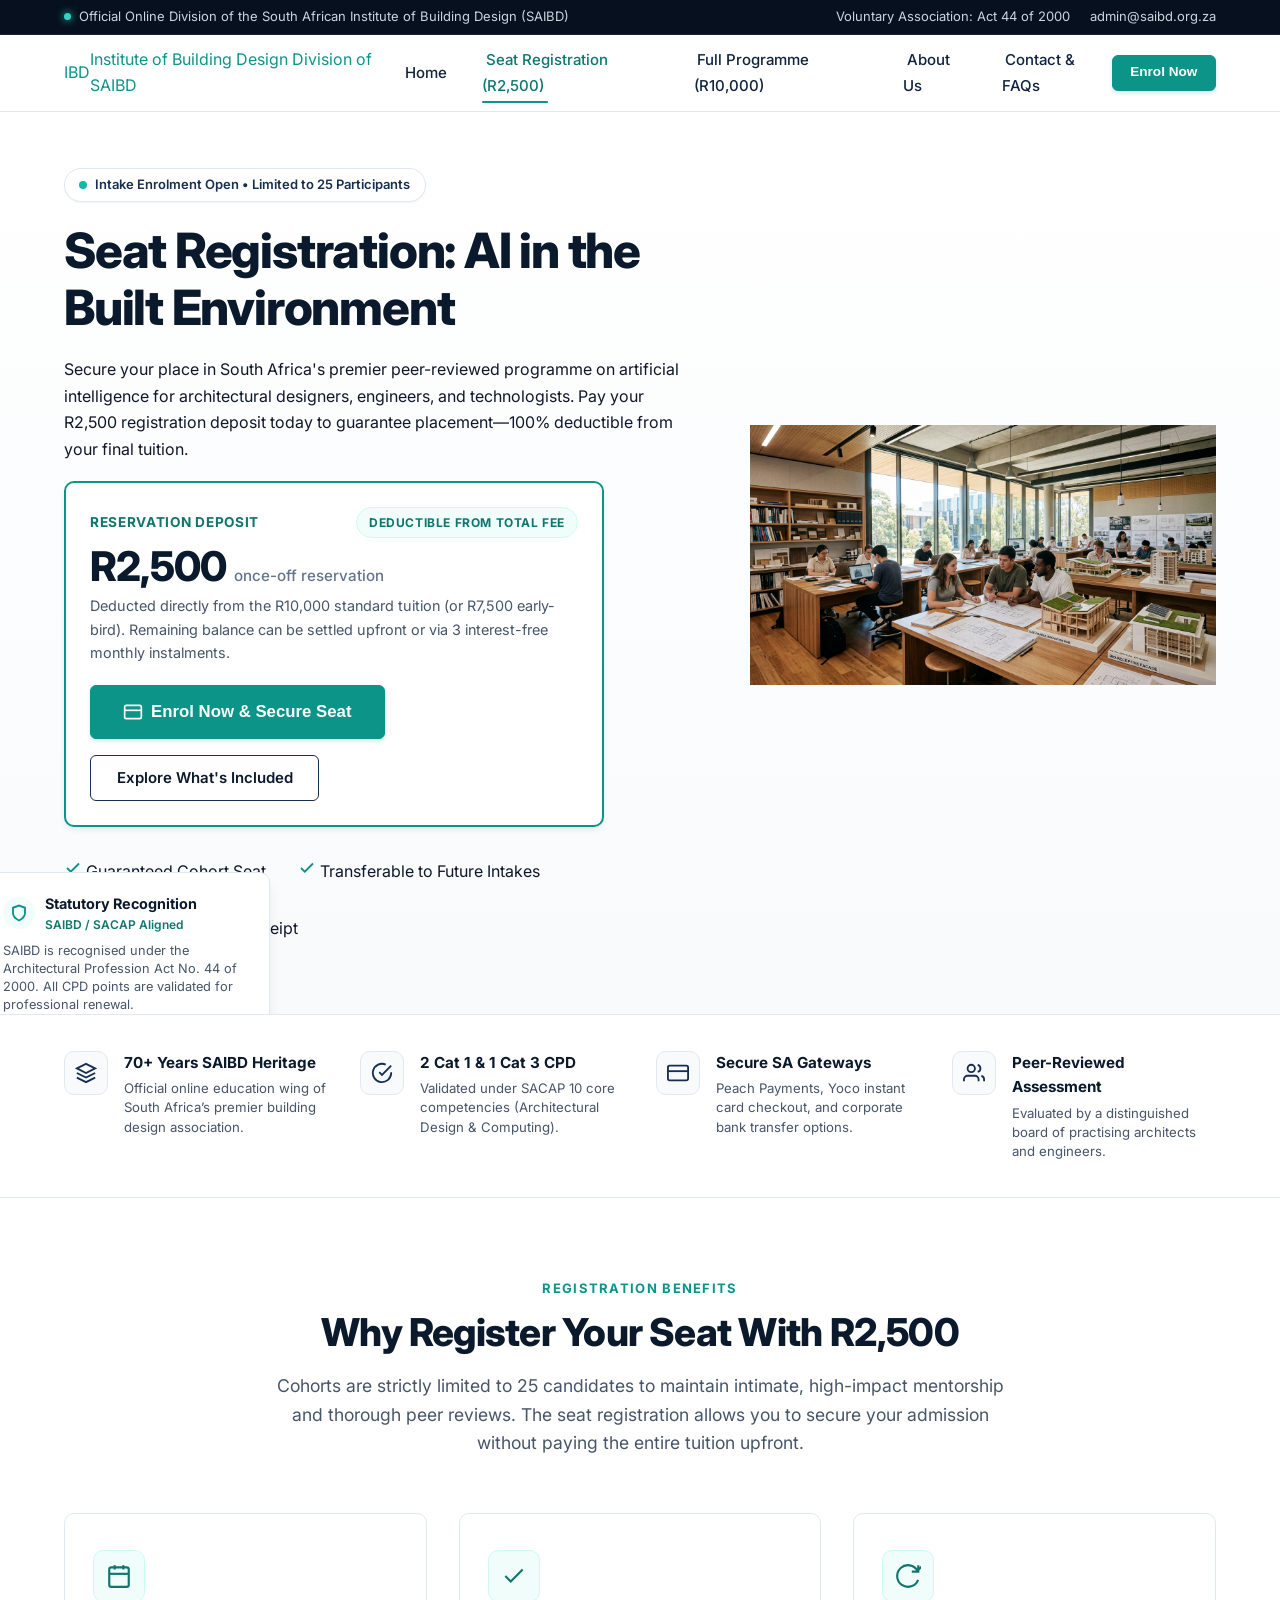
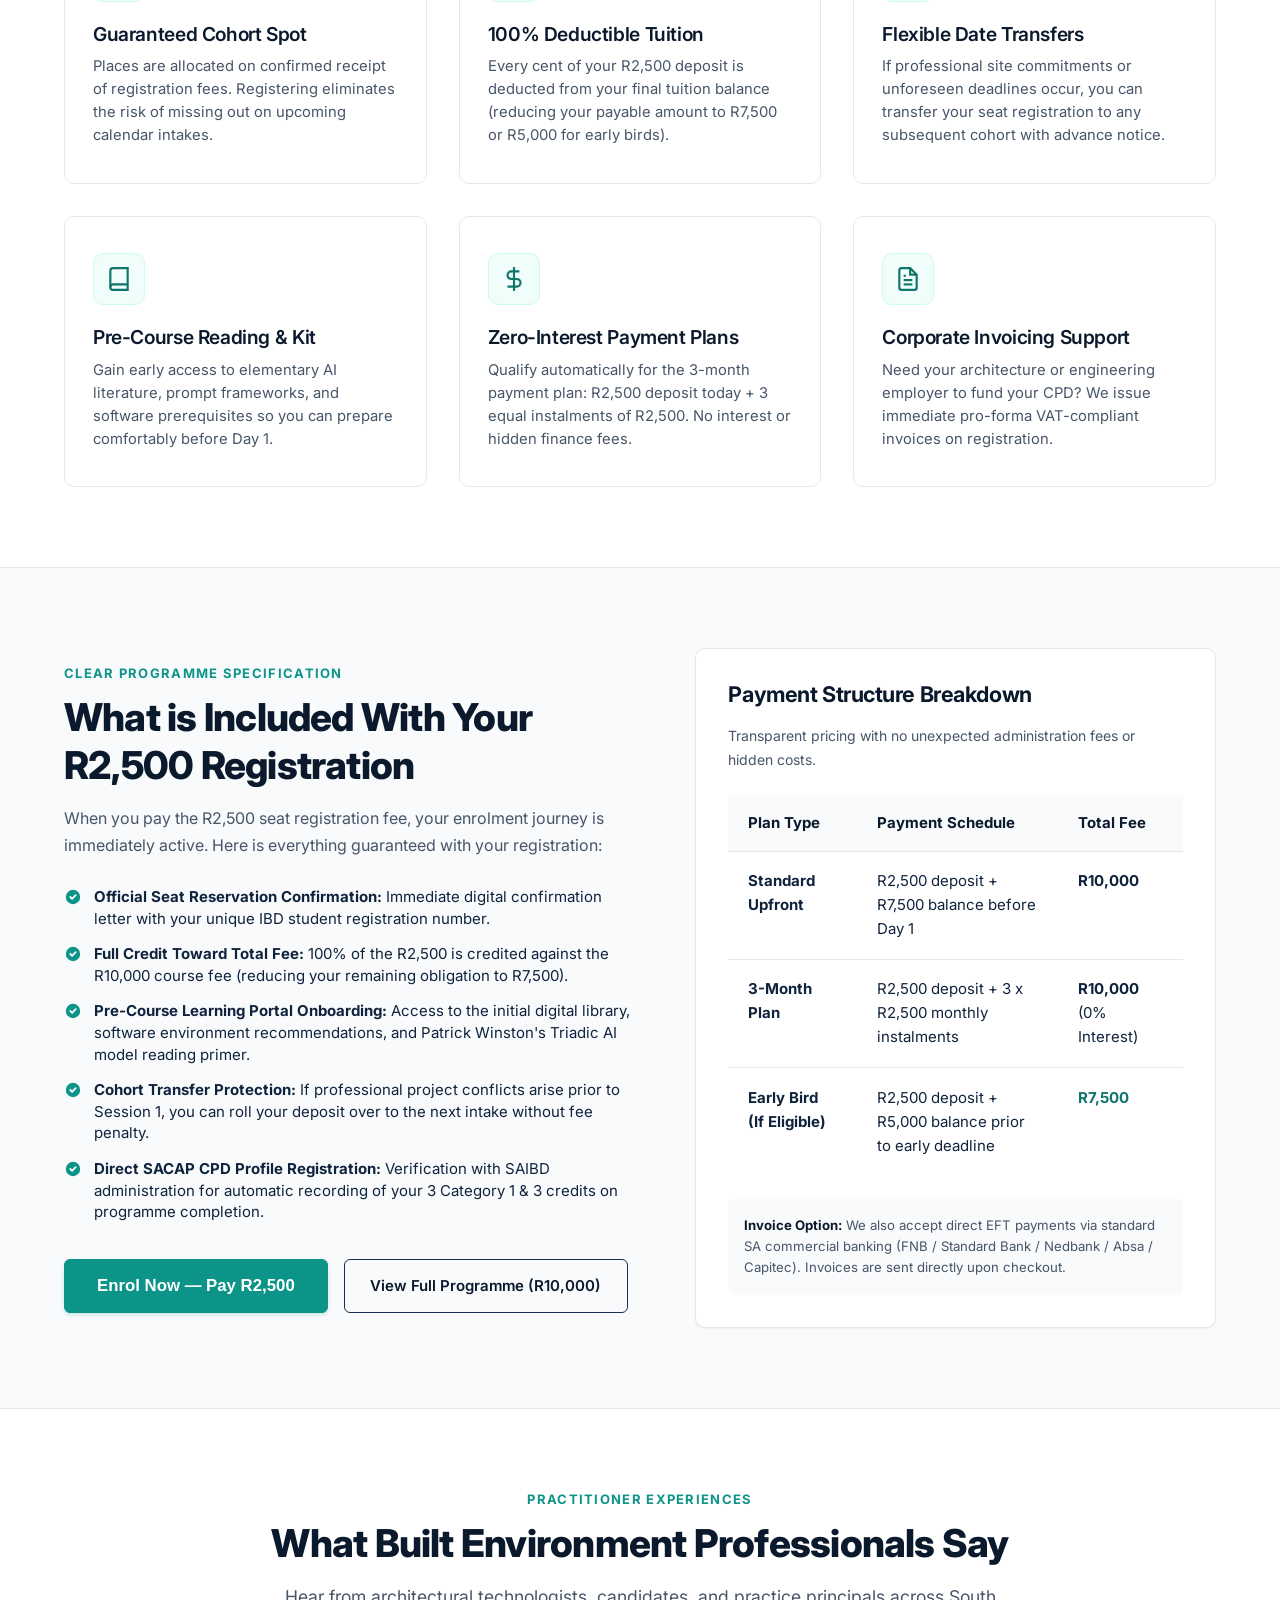
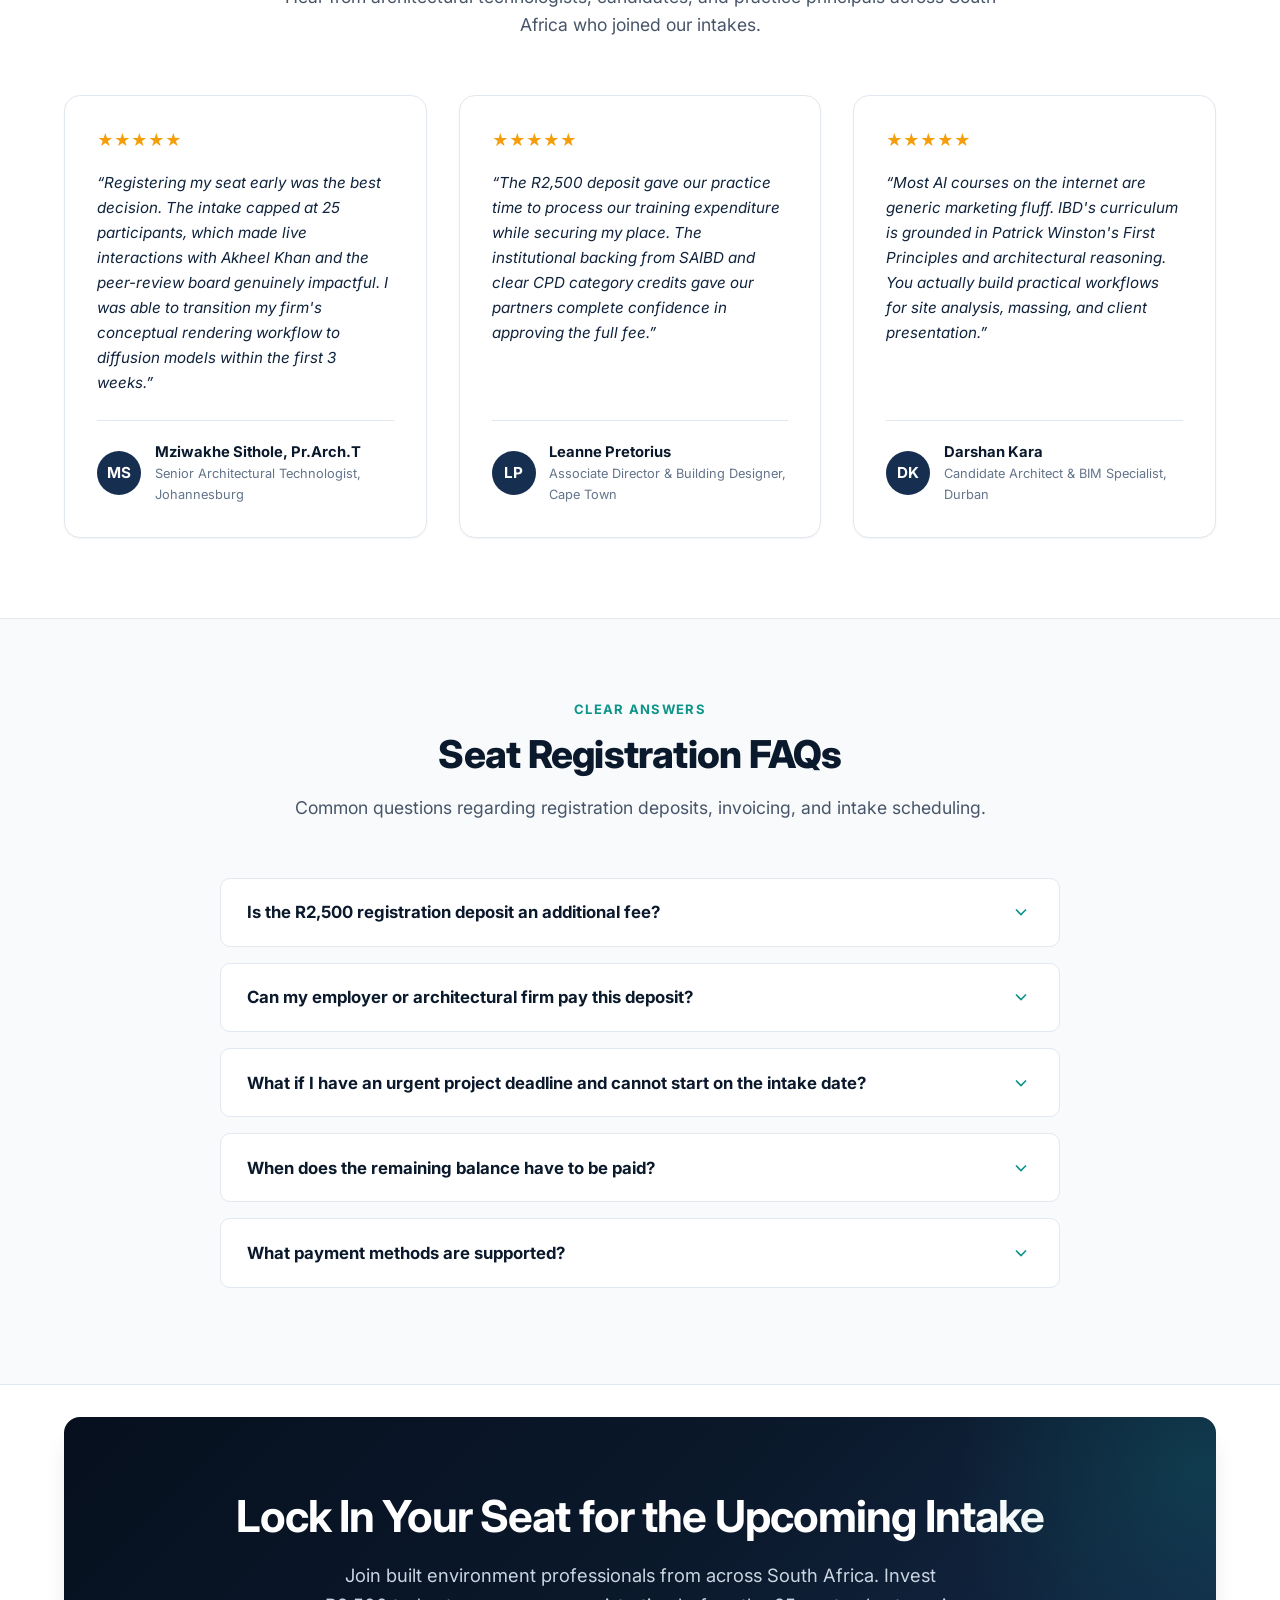
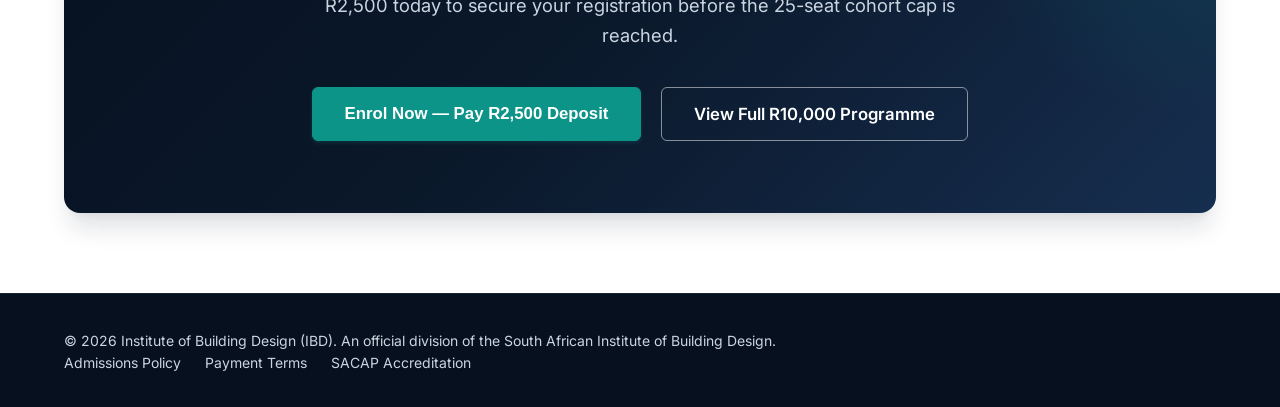
<file: product-seat-registration.html>
<!DOCTYPE html>
<html lang="en">
<head>
  <meta charset="utf-8">
  <meta name="viewport" content="width=device-width, initial-scale=1, viewport-fit=cover">
  <title>Seat Registration (R2,500) | AI in the Built Environment | Institute of Building Design</title>
  <meta name="description" content="Secure your seat in the next intake of AI in the Built Environment. R2,500 deposit fully deductible from tuition. Endorsed by SAIBD, aligned to SACAP CPD.">
  <link rel="preconnect" href="https://fonts.googleapis.com">
  <link rel="preconnect" href="https://fonts.gstatic.com" crossorigin>
  <link href="https://fonts.googleapis.com/css2?family=Inter:wght@400;500;600;700;800&display=swap" rel="stylesheet">
  <link rel="stylesheet" href="css/style.css">
</head>
<body>

  <!-- Top Notification Bar -->
  <aside class="header-topbar" aria-label="Official Institutional Notice">
    <div class="container topbar-content">
      <div class="topbar-badge">
        <span class="dot"></span>
        <span>Official Online Division of the South African Institute of Building Design (SAIBD)</span>
      </div>
      <div class="topbar-links">
        <span>Voluntary Association: Act 44 of 2000</span>
        <a href="mailto:admin@saibd.org.za">admin@saibd.org.za</a>
      </div>
    </div>
  </aside>

  <!-- Main Navigation Header -->
  <header class="site-header">
    <div class="container header-main">
      <a href="index.html" class="brand-logo" aria-label="Institute of Building Design Home">
        <div class="logo-symbol">IBD</div>
        <div class="logo-text">
          <span class="logo-title">Institute of Building Design</span>
          <span class="logo-sub">Division of SAIBD</span>
        </div>
      </a>

      <nav aria-label="Main Navigation">
        <ul class="nav-menu">
          <li><a href="index.html" class="nav-link">Home</a></li>
          <li><a href="product-seat-registration.html" class="nav-link active">Seat Registration (R2,500)</a></li>
          <li><a href="product-full-programme.html" class="nav-link">Full Programme (R10,000)</a></li>
          <li><a href="about.html" class="nav-link">About Us</a></li>
          <li><a href="contact-faqs.html" class="nav-link">Contact & FAQs</a></li>
        </ul>
      </nav>

      <div class="nav-actions">
        <button class="btn btn-teal btn-sm" data-checkout-trigger="seat-registration" id="nav-enrol-btn">Enrol Now</button>
        <button class="mobile-toggle" aria-label="Open Mobile Menu">
          <svg width="24" height="24" viewBox="0 0 24 24" fill="none" stroke="currentColor" stroke-width="2">
            <line x1="3" y1="12" x2="21" y2="12"></line>
            <line x1="3" y1="6" x2="21" y2="6"></line>
            <line x1="3" y1="18" x2="21" y2="18"></line>
          </svg>
        </button>
      </div>
    </div>
  </header>

  <!-- Mobile Drawer -->
  <div class="mobile-nav" role="dialog" aria-modal="true" aria-label="Mobile Navigation Drawer">
    <div class="mobile-nav-panel">
      <div class="mobile-nav-header">
        <span class="logo-title">IBD Navigation</span>
        <button class="mobile-close" aria-label="Close Mobile Menu" style="background:none;border:none;font-size:1.5rem;cursor:pointer;">&times;</button>
      </div>
      <ul class="mobile-nav-links">
        <li><a href="index.html">Home</a></li>
        <li><a href="product-seat-registration.html" style="color:var(--teal-600);">Seat Registration (R2,500)</a></li>
        <li><a href="product-full-programme.html">Full Programme (R10,000)</a></li>
        <li><a href="about.html">About Us</a></li>
        <li><a href="contact-faqs.html">Contact & FAQs</a></li>
      </ul>
      <div style="margin-top:auto;">
        <button class="btn btn-teal btn-block" data-checkout-trigger="seat-registration">Enrol Now (R2,500)</button>
        <p style="margin-top:1rem;font-size:0.8rem;color:var(--text-light);text-align:center;">SAIBD Endorsed • SACAP CPD Aligned</p>
      </div>
    </div>
  </div>

  <main>
    <!-- Product Breadcrumb & Hero -->
    <section class="hero-wrapper" style="padding:3.5rem 0 4.5rem;">
      <div class="container hero-grid">
        <div>
          <div class="hero-kicker">
            <span class="hero-kicker-dot"></span>
            <span>Intake Enrolment Open • Limited to 25 Participants</span>
          </div>
          <h1 class="hero-title">Seat Registration: <span class="highlight">AI in the Built Environment</span></h1>
          <p class="hero-desc">
            Secure your place in South Africa's premier peer-reviewed programme on artificial intelligence for architectural designers, engineers, and technologists. Pay your R2,500 registration deposit today to guarantee placement—100% deductible from your final tuition.
          </p>

          <!-- Price Highlight Box -->
          <div style="background-color:#FFFFFF;border:2px solid var(--teal-600);border-radius:var(--radius-md);padding:1.5rem;box-shadow:var(--shadow-md);margin-bottom:2rem;max-width:540px;">
            <div style="display:flex;justify-content:space-between;align-items:baseline;flex-wrap:wrap;gap:0.5rem;margin-bottom:0.5rem;">
              <span style="font-size:0.85rem;font-weight:700;text-transform:uppercase;color:var(--teal-700);letter-spacing:0.05em;">Reservation Deposit</span>
              <span class="badge badge-teal">Deductible from Total Fee</span>
            </div>
            <div class="price-display">
              <span class="price-val">R2,500</span>
              <span class="price-unit">once-off reservation</span>
            </div>
            <p style="font-size:0.9rem;color:var(--text-muted);margin-bottom:1.25rem;">
              Deducted directly from the R10,000 standard tuition (or R7,500 early-bird). Remaining balance can be settled upfront or via 3 interest-free monthly instalments.
            </p>
            <div style="display:flex;gap:1rem;flex-wrap:wrap;">
              <button class="btn btn-teal btn-lg" data-checkout-trigger="seat-registration" id="hero-buy-now-btn">
                <svg width="20" height="20" viewBox="0 0 24 24" fill="none" stroke="currentColor" stroke-width="2">
                  <rect x="2" y="4" width="20" height="16" rx="2"></rect>
                  <line x1="2" y1="10" x2="22" y2="10"></line>
                </svg>
                Enrol Now & Secure Seat
              </button>
              <a href="#whats-included" class="btn btn-outline">Explore What's Included</a>
            </div>
          </div>

          <div class="hero-trust-list">
            <div class="hero-trust-item">
              <svg width="18" height="18" viewBox="0 0 24 24" fill="none" stroke="var(--teal-600)" stroke-width="2.5"><polyline points="20 6 9 17 4 12"></polyline></svg>
              <span>Guaranteed Cohort Seat</span>
            </div>
            <div class="hero-trust-item">
              <svg width="18" height="18" viewBox="0 0 24 24" fill="none" stroke="var(--teal-600)" stroke-width="2.5"><polyline points="20 6 9 17 4 12"></polyline></svg>
              <span>Transferable to Future Intakes</span>
            </div>
            <div class="hero-trust-item">
              <svg width="18" height="18" viewBox="0 0 24 24" fill="none" stroke="var(--teal-600)" stroke-width="2.5"><polyline points="20 6 9 17 4 12"></polyline></svg>
              <span>Instant Tax Invoice & Receipt</span>
            </div>
          </div>
        </div>

        <div class="hero-visual">
          <div class="hero-image-frame">
            <img src="images/hero-architecture.jpg" alt="Institute of Building Design Collaborative Studio" width="600" height="440" loading="eager">
          </div>
          <div class="hero-floating-card">
            <div class="floating-card-header">
              <div class="floating-card-icon">
                <svg width="18" height="18" viewBox="0 0 24 24" fill="none" stroke="currentColor" stroke-width="2.5"><path d="M12 22s8-4 8-10V5l-8-3-8 3v7c0 6 8 10 8 10z"></path></svg>
              </div>
              <div>
                <div class="floating-card-title">Statutory Recognition</div>
                <div style="font-size:0.75rem;color:var(--teal-700);font-weight:600;">SAIBD / SACAP Aligned</div>
              </div>
            </div>
            <p class="floating-card-text">
              SAIBD is recognised under the Architectural Profession Act No. 44 of 2000. All CPD points are validated for professional renewal.
            </p>
          </div>
        </div>
      </div>
    </section>

    <!-- Trust Signals Bar -->
    <section class="trust-bar" aria-label="Key Trust Signals">
      <div class="container trust-grid">
        <div class="trust-card">
          <div class="trust-icon-box">
            <svg width="22" height="22" viewBox="0 0 24 24" fill="none" stroke="currentColor" stroke-width="2"><path d="M12 2L2 7l10 5 10-5-10-5zM2 17l10 5 10-5M2 12l10 5 10-5"/></svg>
          </div>
          <div>
            <strong>70+ Years SAIBD Heritage</strong>
            <span>Official online education wing of South Africa’s premier building design association.</span>
          </div>
        </div>
        <div class="trust-card">
          <div class="trust-icon-box">
            <svg width="22" height="22" viewBox="0 0 24 24" fill="none" stroke="currentColor" stroke-width="2"><path d="M22 11.08V12a10 10 0 1 1-5.93-9.14"></path><polyline points="22 4 12 14.01 9 11.01"></polyline></svg>
          </div>
          <div>
            <strong>2 Cat 1 & 1 Cat 3 CPD</strong>
            <span>Validated under SACAP 10 core competencies (Architectural Design & Computing).</span>
          </div>
        </div>
        <div class="trust-card">
          <div class="trust-icon-box">
            <svg width="22" height="22" viewBox="0 0 24 24" fill="none" stroke="currentColor" stroke-width="2"><rect x="1" y="4" width="22" height="16" rx="2" ry="2"></rect><line x1="1" y1="10" x2="23" y2="10"></line></svg>
          </div>
          <div>
            <strong>Secure SA Gateways</strong>
            <span>Peach Payments, Yoco instant card checkout, and corporate bank transfer options.</span>
          </div>
        </div>
        <div class="trust-card">
          <div class="trust-icon-box">
            <svg width="22" height="22" viewBox="0 0 24 24" fill="none" stroke="currentColor" stroke-width="2"><path d="M17 21v-2a4 4 0 0 0-4-4H5a4 4 0 0 0-4 4v2"></path><circle cx="9" cy="7" r="4"></circle><path d="M23 21v-2a4 4 0 0 0-3-3.87"></path><path d="M16 3.13a4 4 0 0 1 0 7.75"></path></svg>
          </div>
          <div>
            <strong>Peer-Reviewed Assessment</strong>
            <span>Evaluated by a distinguished board of practising architects and engineers.</span>
          </div>
        </div>
      </div>
    </section>

    <!-- Key Benefits & Why Register Your Seat -->
    <section class="section" id="benefits">
      <div class="container">
        <div class="section-header">
          <span class="section-eyebrow">Registration Benefits</span>
          <h2 class="section-title">Why Register Your Seat With R2,500</h2>
          <p class="section-subtitle">
            Cohorts are strictly limited to 25 candidates to maintain intimate, high-impact mentorship and thorough peer reviews. The seat registration allows you to secure your admission without paying the entire tuition upfront.
          </p>
        </div>

        <div class="benefits-grid">
          <div class="benefit-card">
            <div class="benefit-icon-wrapper">
              <svg width="26" height="26" viewBox="0 0 24 24" fill="none" stroke="currentColor" stroke-width="2"><rect x="3" y="4" width="18" height="18" rx="2" ry="2"></rect><line x1="16" y1="2" x2="16" y2="6"></line><line x1="8" y1="2" x2="8" y2="6"></line><line x1="3" y1="10" x2="21" y2="10"></line></svg>
            </div>
            <h4>Guaranteed Cohort Spot</h4>
            <p>Places are allocated on confirmed receipt of registration fees. Registering eliminates the risk of missing out on upcoming calendar intakes.</p>
          </div>

          <div class="benefit-card">
            <div class="benefit-icon-wrapper">
              <svg width="26" height="26" viewBox="0 0 24 24" fill="none" stroke="currentColor" stroke-width="2"><polyline points="20 6 9 17 4 12"></polyline></svg>
            </div>
            <h4>100% Deductible Tuition</h4>
            <p>Every cent of your R2,500 deposit is deducted from your final tuition balance (reducing your payable amount to R7,500 or R5,000 for early birds).</p>
          </div>

          <div class="benefit-card">
            <div class="benefit-icon-wrapper">
              <svg width="26" height="26" viewBox="0 0 24 24" fill="none" stroke="currentColor" stroke-width="2"><path d="M21.5 2v6h-6M21.34 15.57a10 10 0 1 1-.57-8.38l5.67-5.67"/></svg>
            </div>
            <h4>Flexible Date Transfers</h4>
            <p>If professional site commitments or unforeseen deadlines occur, you can transfer your seat registration to any subsequent cohort with advance notice.</p>
          </div>

          <div class="benefit-card">
            <div class="benefit-icon-wrapper">
              <svg width="26" height="26" viewBox="0 0 24 24" fill="none" stroke="currentColor" stroke-width="2"><path d="M4 19.5A2.5 2.5 0 0 1 6.5 17H20"></path><path d="M6.5 2H20v20H6.5A2.5 2.5 0 0 1 4 19.5v-15A2.5 2.5 0 0 1 6.5 2z"></path></svg>
            </div>
            <h4>Pre-Course Reading & Kit</h4>
            <p>Gain early access to elementary AI literature, prompt frameworks, and software prerequisites so you can prepare comfortably before Day 1.</p>
          </div>

          <div class="benefit-card">
            <div class="benefit-icon-wrapper">
              <svg width="26" height="26" viewBox="0 0 24 24" fill="none" stroke="currentColor" stroke-width="2"><line x1="12" y1="1" x2="12" y2="23"></line><path d="M17 5H9.5a3.5 3.5 0 0 0 0 7h5a3.5 3.5 0 0 1 0 7H6"></path></svg>
            </div>
            <h4>Zero-Interest Payment Plans</h4>
            <p>Qualify automatically for the 3-month payment plan: R2,500 deposit today + 3 equal instalments of R2,500. No interest or hidden finance fees.</p>
          </div>

          <div class="benefit-card">
            <div class="benefit-icon-wrapper">
              <svg width="26" height="26" viewBox="0 0 24 24" fill="none" stroke="currentColor" stroke-width="2"><path d="M14 2H6a2 2 0 0 0-2 2v16a2 2 0 0 0 2 2h12a2 2 0 0 0 2-2V8z"></path><polyline points="14 2 14 8 20 8"></polyline><line x1="16" y1="13" x2="8" y2="13"></line><line x1="16" y1="17" x2="8" y2="17"></line><polyline points="10 9 9 9 8 9"></polyline></svg>
            </div>
            <h4>Corporate Invoicing Support</h4>
            <p>Need your architecture or engineering employer to fund your CPD? We issue immediate pro-forma VAT-compliant invoices on registration.</p>
          </div>
        </div>
      </div>
    </section>

    <!-- What's Included Detailed Breakdown -->
    <section class="section section-alt" id="whats-included">
      <div class="container">
        <div class="contact-split-grid" style="align-items:center;">
          <div>
            <span class="section-eyebrow">Clear Programme Specification</span>
            <h2 class="section-title">What is Included With Your R2,500 Registration</h2>
            <p style="color:var(--text-muted);margin-bottom:1.75rem;">
              When you pay the R2,500 seat registration fee, your enrolment journey is immediately active. Here is everything guaranteed with your registration:
            </p>

            <ul class="feature-list" style="margin-bottom:2.25rem;">
              <li class="feature-item">
                <svg class="feature-icon" viewBox="0 0 20 20" fill="currentColor"><path fill-rule="evenodd" d="M10 18a8 8 0 100-16 8 8 0 000 16zm3.707-9.293a1 1 0 00-1.414-1.414L9 10.586 7.707 9.293a1 1 0 00-1.414 1.414l2 2a1 1 0 001.414 0l4-4z" clip-rule="evenodd"/></svg>
                <div>
                  <strong>Official Seat Reservation Confirmation:</strong> Immediate digital confirmation letter with your unique IBD student registration number.
                </div>
              </li>
              <li class="feature-item">
                <svg class="feature-icon" viewBox="0 0 20 20" fill="currentColor"><path fill-rule="evenodd" d="M10 18a8 8 0 100-16 8 8 0 000 16zm3.707-9.293a1 1 0 00-1.414-1.414L9 10.586 7.707 9.293a1 1 0 00-1.414 1.414l2 2a1 1 0 001.414 0l4-4z" clip-rule="evenodd"/></svg>
                <div>
                  <strong>Full Credit Toward Total Fee:</strong> 100% of the R2,500 is credited against the R10,000 course fee (reducing your remaining obligation to R7,500).
                </div>
              </li>
              <li class="feature-item">
                <svg class="feature-icon" viewBox="0 0 20 20" fill="currentColor"><path fill-rule="evenodd" d="M10 18a8 8 0 100-16 8 8 0 000 16zm3.707-9.293a1 1 0 00-1.414-1.414L9 10.586 7.707 9.293a1 1 0 00-1.414 1.414l2 2a1 1 0 001.414 0l4-4z" clip-rule="evenodd"/></svg>
                <div>
                  <strong>Pre-Course Learning Portal Onboarding:</strong> Access to the initial digital library, software environment recommendations, and Patrick Winston's Triadic AI model reading primer.
                </div>
              </li>
              <li class="feature-item">
                <svg class="feature-icon" viewBox="0 0 20 20" fill="currentColor"><path fill-rule="evenodd" d="M10 18a8 8 0 100-16 8 8 0 000 16zm3.707-9.293a1 1 0 00-1.414-1.414L9 10.586 7.707 9.293a1 1 0 00-1.414 1.414l2 2a1 1 0 001.414 0l4-4z" clip-rule="evenodd"/></svg>
                <div>
                  <strong>Cohort Transfer Protection:</strong> If professional project conflicts arise prior to Session 1, you can roll your deposit over to the next intake without fee penalty.
                </div>
              </li>
              <li class="feature-item">
                <svg class="feature-icon" viewBox="0 0 20 20" fill="currentColor"><path fill-rule="evenodd" d="M10 18a8 8 0 100-16 8 8 0 000 16zm3.707-9.293a1 1 0 00-1.414-1.414L9 10.586 7.707 9.293a1 1 0 00-1.414 1.414l2 2a1 1 0 001.414 0l4-4z" clip-rule="evenodd"/></svg>
                <div>
                  <strong>Direct SACAP CPD Profile Registration:</strong> Verification with SAIBD administration for automatic recording of your 3 Category 1 & 3 credits on programme completion.
                </div>
              </li>
            </ul>

            <div style="display:flex;gap:1rem;flex-wrap:wrap;">
              <button class="btn btn-teal btn-lg" data-checkout-trigger="seat-registration">Enrol Now — Pay R2,500</button>
              <a href="product-full-programme.html" class="btn btn-outline">View Full Programme (R10,000)</a>
            </div>
          </div>

          <div>
            <div class="payment-options-banner" style="margin-top:0;">
              <h3 style="font-size:1.35rem;margin-bottom:1rem;">Payment Structure Breakdown</h3>
              <p style="font-size:0.875rem;color:var(--text-muted);margin-bottom:1.5rem;">
                Transparent pricing with no unexpected administration fees or hidden costs.
              </p>
              
              <div class="table-responsive">
                <table class="custom-table">
                  <thead>
                    <tr>
                      <th>Plan Type</th>
                      <th>Payment Schedule</th>
                      <th>Total Fee</th>
                    </tr>
                  </thead>
                  <tbody>
                    <tr>
                      <td><strong>Standard Upfront</strong></td>
                      <td>R2,500 deposit + R7,500 balance before Day 1</td>
                      <td><strong>R10,000</strong></td>
                    </tr>
                    <tr>
                      <td><strong>3-Month Plan</strong></td>
                      <td>R2,500 deposit + 3 x R2,500 monthly instalments</td>
                      <td><strong>R10,000</strong> (0% Interest)</td>
                    </tr>
                    <tr>
                      <td><strong>Early Bird (If Eligible)</strong></td>
                      <td>R2,500 deposit + R5,000 balance prior to early deadline</td>
                      <td><strong style="color:var(--teal-700);">R7,500</strong></td>
                    </tr>
                  </tbody>
                </table>
              </div>
              
              <div style="margin-top:1.5rem;padding:1rem;background-color:var(--bg-subtle);border-radius:var(--radius-sm);font-size:0.825rem;color:var(--text-muted);">
                <strong style="color:var(--navy-900);">Invoice Option:</strong> We also accept direct EFT payments via standard SA commercial banking (FNB / Standard Bank / Nedbank / Absa / Capitec). Invoices are sent directly upon checkout.
              </div>
            </div>
          </div>
        </div>
      </div>
    </section>

    <!-- Genuine Testimonials for Seat Registration -->
    <section class="section" id="testimonials">
      <div class="container">
        <div class="section-header">
          <span class="section-eyebrow">Practitioner Experiences</span>
          <h2 class="section-title">What Built Environment Professionals Say</h2>
          <p class="section-subtitle">
            Hear from architectural technologists, candidates, and practice principals across South Africa who joined our intakes.
          </p>
        </div>

        <div class="testimonials-grid">
          <div class="testimonial-card">
            <div>
              <div class="rating-stars">★★★★★</div>
              <p class="testimonial-quote">
                “Registering my seat early was the best decision. The intake capped at 25 participants, which made live interactions with Akheel Khan and the peer-review board genuinely impactful. I was able to transition my firm's conceptual rendering workflow to diffusion models within the first 3 weeks.”
              </p>
            </div>
            <div class="testimonial-author">
              <div class="author-avatar">MS</div>
              <div>
                <span class="author-name">Mziwakhe Sithole, Pr.Arch.T</span>
                <span class="author-role">Senior Architectural Technologist, Johannesburg</span>
              </div>
            </div>
          </div>

          <div class="testimonial-card">
            <div>
              <div class="rating-stars">★★★★★</div>
              <p class="testimonial-quote">
                “The R2,500 deposit gave our practice time to process our training expenditure while securing my place. The institutional backing from SAIBD and clear CPD category credits gave our partners complete confidence in approving the full fee.”
              </p>
            </div>
            <div class="testimonial-author">
              <div class="author-avatar">LP</div>
              <div>
                <span class="author-name">Leanne Pretorius</span>
                <span class="author-role">Associate Director & Building Designer, Cape Town</span>
              </div>
            </div>
          </div>

          <div class="testimonial-card">
            <div>
              <div class="rating-stars">★★★★★</div>
              <p class="testimonial-quote">
                “Most AI courses on the internet are generic marketing fluff. IBD's curriculum is grounded in Patrick Winston's First Principles and architectural reasoning. You actually build practical workflows for site analysis, massing, and client presentation.”
              </p>
            </div>
            <div class="testimonial-author">
              <div class="author-avatar">DK</div>
              <div>
                <span class="author-name">Darshan Kara</span>
                <span class="author-role">Candidate Architect & BIM Specialist, Durban</span>
              </div>
            </div>
          </div>
        </div>
      </div>
    </section>

    <!-- Product Specific FAQs -->
    <section class="section section-alt" id="faqs">
      <div class="container">
        <div class="section-header">
          <span class="section-eyebrow">Clear Answers</span>
          <h2 class="section-title">Seat Registration FAQs</h2>
          <p class="section-subtitle">Common questions regarding registration deposits, invoicing, and intake scheduling.</p>
        </div>

        <div class="faq-container">
          <div class="faq-item">
            <button class="faq-question">
              <span>Is the R2,500 registration deposit an additional fee?</span>
              <span class="faq-icon">
                <svg width="20" height="20" viewBox="0 0 24 24" fill="none" stroke="currentColor" stroke-width="2"><polyline points="6 9 12 15 18 9"></polyline></svg>
              </span>
            </button>
            <div class="faq-answer">
              <div class="faq-answer-inner">
                No. The R2,500 deposit is 100% deductible from the full programme fee of R10,000 (or R7,500 if early-bird rates apply). It is part of your total course fee, not a surcharge.
              </div>
            </div>
          </div>

          <div class="faq-item">
            <button class="faq-question">
              <span>Can my employer or architectural firm pay this deposit?</span>
              <span class="faq-icon">
                <svg width="20" height="20" viewBox="0 0 24 24" fill="none" stroke="currentColor" stroke-width="2"><polyline points="6 9 12 15 18 9"></polyline></svg>
              </span>
            </button>
            <div class="faq-answer">
              <div class="faq-answer-inner">
                Yes. During checkout or by emailing admin@saibd.org.za, you can request an official VAT-compliant pro-forma invoice made out to your practice, complete with company registration and tax details.
              </div>
            </div>
          </div>

          <div class="faq-item">
            <button class="faq-question">
              <span>What if I have an urgent project deadline and cannot start on the intake date?</span>
              <span class="faq-icon">
                <svg width="20" height="20" viewBox="0 0 24 24" fill="none" stroke="currentColor" stroke-width="2"><polyline points="6 9 12 15 18 9"></polyline></svg>
              </span>
            </button>
            <div class="faq-answer">
              <div class="faq-answer-inner">
                While seat registration fees are non-refundable, you can transfer your seat to any future intake within 12 months at no extra charge, provided you notify the admissions desk before Session 1 commences.
              </div>
            </div>
          </div>

          <div class="faq-item">
            <button class="faq-question">
              <span>When does the remaining balance have to be paid?</span>
              <span class="faq-icon">
                <svg width="20" height="20" viewBox="0 0 24 24" fill="none" stroke="currentColor" stroke-width="2"><polyline points="6 9 12 15 18 9"></polyline></svg>
              </span>
            </button>
            <div class="faq-answer">
              <div class="faq-answer-inner">
                Under standard upfront payment, the remaining balance of R7,500 is due before the course start date. If you opt for our 3-month payment plan, your first monthly instalment is due at the start of month two, with zero interest.
              </div>
            </div>
          </div>

          <div class="faq-item">
            <button class="faq-question">
              <span>What payment methods are supported?</span>
              <span class="faq-icon">
                <svg width="20" height="20" viewBox="0 0 24 24" fill="none" stroke="currentColor" stroke-width="2"><polyline points="6 9 12 15 18 9"></polyline></svg>
              </span>
            </button>
            <div class="faq-answer">
              <div class="faq-answer-inner">
                We support instant checkout via Peach Payments (Cards, Capitec Pay, Ozow Instant EFT), Yoco (Instant Card Verification & Debit/Credit), Paystack, and direct manual Bank EFT. All transactions are SSL-encrypted and South African compliant.
              </div>
            </div>
          </div>
        </div>
      </div>
    </section>

    <!-- Final Call to Action -->
    <section class="section" style="padding-top:2rem;">
      <div class="container">
        <div class="cta-banner">
          <h2>Lock In Your Seat for the Upcoming Intake</h2>
          <p>
            Join built environment professionals from across South Africa. Invest R2,500 today to secure your registration before the 25-seat cohort cap is reached.
          </p>
          <div class="cta-actions">
            <button class="btn btn-teal btn-lg" data-checkout-trigger="seat-registration">
              Enrol Now — Pay R2,500 Deposit
            </button>
            <a href="product-full-programme.html" class="btn btn-outline-white btn-lg">
              View Full R10,000 Programme
            </a>
          </div>
        </div>
      </div>
    </section>
  </main>

  <!-- Global Footer -->
  <footer class="site-footer">
    <div class="container">
      <div class="footer-grid">
        <div class="footer-col">
          <div class="brand-logo" style="margin-bottom:1.25rem;">
            <div class="logo-symbol" style="background:#0F2438;">IBD</div>
            <div class="logo-text">
              <span class="logo-title" style="color:#FFFFFF;">Institute of Building Design</span>
              <span class="logo-sub" style="color:var(--teal-400);">Division of SAIBD</span>
            </div>
          </div>
          <p style="color:var(--text-on-dark-muted);font-size:0.875rem;line-height:1.6;">
            The Institute of Building Design (IBD) is an official online division of the South African Institute of Building Design (SAIBD), established under the Architectural Profession Act No. 44 of 2000.
          </p>
          <div style="font-size:0.825rem;color:var(--teal-400);font-weight:600;margin-top:1rem;">
            Durban, KwaZulu-Natal, South Africa
          </div>
        </div>

        <div class="footer-col">
          <h5>Programmes & Pricing</h5>
          <ul class="footer-links">
            <li><a href="product-seat-registration.html">Seat Registration (R2,500)</a></li>
            <li><a href="product-full-programme.html">Full Programme (R10,000)</a></li>
            <li><a href="product-full-programme.html#early-bird">Early Bird Pricing (R7,500)</a></li>
            <li><a href="product-seat-registration.html#benefits">Payment Plans & Instalments</a></li>
          </ul>
        </div>

        <div class="footer-col">
          <h5>Institute & Trust</h5>
          <ul class="footer-links">
            <li><a href="about.html">About the Institute</a></li>
            <li><a href="about.html#credentials">SAIBD Credentials & Governance</a></li>
            <li><a href="about.html#faculty">Leadership & Faculty</a></li>
            <li><a href="about.html#philosophy">First Principles Pedagogy</a></li>
          </ul>
        </div>

        <div class="footer-col">
          <h5>Contact & Support</h5>
          <ul class="footer-links">
            <li><a href="mailto:admin@saibd.org.za">admin@saibd.org.za</a></li>
            <li><a href="https://www.saibd.org.za" target="_blank" rel="noopener">www.saibd.org.za</a></li>
            <li><a href="contact-faqs.html">Frequently Asked Questions</a></li>
            <li><a href="contact-faqs.html#payments">Payment Provider Comparison</a></li>
          </ul>
        </div>
      </div>

      <div class="footer-bottom">
        <div>
          © 2026 Institute of Building Design (IBD). An official division of the South African Institute of Building Design.
        </div>
        <div style="display:flex;gap:1.5rem;">
          <a href="contact-faqs.html" style="color:var(--text-on-dark-muted);">Admissions Policy</a>
          <a href="contact-faqs.html#payments" style="color:var(--text-on-dark-muted);">Payment Terms</a>
          <a href="about.html#credentials" style="color:var(--text-on-dark-muted);">SACAP Accreditation</a>
        </div>
      </div>
    </div>
  </footer>

  <!-- Universal Checkout Drawer / Modal (Included on all pages) -->
  <div class="checkout-modal" id="checkout-modal" role="dialog" aria-modal="true" aria-labelledby="modal-heading">
    <div class="checkout-dialog">
      <div class="checkout-header">
        <div>
          <h3 id="modal-heading">Secure Programme Enrolment</h3>
          <span style="font-size:0.75rem;color:var(--teal-700);font-weight:600;">256-Bit SSL Encrypted • Institute of Building Design</span>
        </div>
        <button class="checkout-close-btn" aria-label="Close Checkout">&times;</button>
      </div>

      <div class="checkout-body">
        <!-- Form State -->
        <form id="checkout-form">
          <!-- Step 1: Select Enrolment Option -->
          <div class="checkout-step">
            <label class="step-label">
              <span class="step-number">1</span>
              Select Enrolment Option
            </label>
            <div class="product-select-group">
              <label class="product-option-radio selected">
                <input type="radio" name="checkout-product" value="seat-registration" checked>
                <span class="radio-title">Seat Registration</span>
                <span class="radio-price">R2,500</span>
                <span style="display:block;font-size:0.75rem;color:var(--text-light);margin-top:0.25rem;">Deductible deposit</span>
              </label>

              <label class="product-option-radio">
                <input type="radio" name="checkout-product" value="full-programme">
                <span class="radio-title">Full Programme</span>
                <span class="radio-price">R10,000</span>
                <span style="display:block;font-size:0.75rem;color:var(--text-light);margin-top:0.25rem;">Complete tuition & CPD</span>
              </label>
            </div>
          </div>

          <!-- Step 2: Select Secure Payment Provider -->
          <div class="checkout-step">
            <label class="step-label">
              <span class="step-number">2</span>
              Choose South African Payment Gateway
            </label>
            <div class="gateway-grid">
              <label class="gateway-option selected">
                <input type="radio" name="checkout-gateway" value="peach" checked>
                <strong style="font-size:0.875rem;color:var(--navy-900);">Peach Payments</strong>
                <span class="gateway-badge">Next-Day Payout</span>
                <span style="font-size:0.675rem;color:var(--text-light);">Cards, Ozow, Capitec</span>
              </label>

              <label class="gateway-option">
                <input type="radio" name="checkout-gateway" value="yoco">
                <strong style="font-size:0.875rem;color:var(--navy-900);">Yoco</strong>
                <span class="gateway-badge" style="color:var(--teal-700);">Instant Payout</span>
                <span style="font-size:0.675rem;color:var(--text-light);">Fast local cards</span>
              </label>

              <label class="gateway-option">
                <input type="radio" name="checkout-gateway" value="paystack">
                <strong style="font-size:0.875rem;color:var(--navy-900);">Paystack</strong>
                <span class="gateway-badge" style="color:var(--navy-700);">Standard</span>
                <span style="font-size:0.675rem;color:var(--text-light);">Cards, Apple Pay</span>
              </label>
            </div>
            
            <div id="checkout-gateway-note" style="margin-top:0.75rem;padding:0.75rem 1rem;background-color:var(--bg-subtle);border-radius:var(--radius-sm);font-size:0.8rem;color:var(--navy-850);">
              <!-- Injected dynamically by JS -->
            </div>
          </div>

          <!-- Step 3: Candidate Information -->
          <div class="checkout-step">
            <label class="step-label">
              <span class="step-number">3</span>
              Candidate & Professional Registration
            </label>
            <div class="form-grid-2">
              <div class="form-group" style="margin-bottom:0.75rem;">
                <label class="form-label" for="checkout-fname">First Name *</label>
                <input type="text" id="checkout-fname" class="form-control" placeholder="e.g. Sipho" required>
              </div>
              <div class="form-group" style="margin-bottom:0.75rem;">
                <label class="form-label" for="checkout-lname">Last Name *</label>
                <input type="text" id="checkout-lname" class="form-control" placeholder="e.g. Ndlovu" required>
              </div>
            </div>

            <div class="form-group" style="margin-bottom:0.75rem;">
              <label class="form-label" for="checkout-email">Professional Email *</label>
              <input type="email" id="checkout-email" class="form-control" placeholder="sipho@architects.co.za" required>
            </div>

            <div class="form-grid-2">
              <div class="form-group" style="margin-bottom:0.75rem;">
                <label class="form-label" for="checkout-phone">Mobile / WhatsApp *</label>
                <input type="tel" id="checkout-phone" class="form-control" placeholder="+27 82 123 4567" required>
              </div>
              <div class="form-group" style="margin-bottom:0.75rem;">
                <label class="form-label" for="checkout-sacap">SACAP / SAIBD Reg No.</label>
                <input type="text" id="checkout-sacap" class="form-control" placeholder="e.g. D1234 (Optional)">
              </div>
            </div>
          </div>

          <!-- Order Summary Box -->
          <div class="checkout-summary-box">
            <div class="summary-row">
              <span id="checkout-item-title">Seat Registration Deposit</span>
              <span id="checkout-subtotal" style="font-weight:600;color:var(--navy-900);">R2,500</span>
            </div>
            <div class="summary-row">
              <span>Card / Processing Surcharge</span>
              <span id="checkout-processing-fee" style="color:var(--teal-700);font-weight:600;">R0.00</span>
            </div>
            <div class="summary-row total">
              <span>Total Due Now</span>
              <span id="checkout-total" style="color:var(--teal-700);">R2,500</span>
            </div>
          </div>

          <button type="submit" class="btn btn-teal btn-block btn-lg" id="checkout-submit-btn">
            Proceed to Secure Payment
          </button>

          <p style="margin:1rem 0 0;font-size:0.75rem;color:var(--text-light);text-align:center;">
            By completing this enrolment, you agree to the Institute of Building Design intake guidelines. You will receive an official SAIBD confirmation receipt and onboarding instructions via email.
          </p>
        </form>

        <!-- Success Confirmation State -->
        <div id="checkout-success" style="display:none;text-align:center;padding:1.5rem 0;">
          <div style="width:64px;height:64px;background-color:var(--teal-50);color:var(--teal-600);border-radius:50%;display:inline-flex;align-items:center;justify-content:center;margin-bottom:1.25rem;">
            <svg width="34" height="34" viewBox="0 0 24 24" fill="none" stroke="currentColor" stroke-width="2.5"><polyline points="20 6 9 17 4 12"></polyline></svg>
          </div>
          <h3 style="font-size:1.6rem;margin-bottom:0.5rem;color:var(--navy-900);">Enrolment Confirmed!</h3>
          <p style="color:var(--text-muted);font-size:0.95rem;max-width:440px;margin:0 auto 1.5rem;">
            Your place has been recorded with the IBD admissions board. An official confirmation email with your tax invoice and course onboarding pack has been dispatched.
          </p>

          <div style="background-color:var(--bg-subtle);border:1px solid var(--border-light);border-radius:var(--radius-md);padding:1.25rem;text-align:left;max-width:440px;margin:0 auto 1.5rem;font-size:0.875rem;">
            <div style="display:flex;justify-content:space-between;margin-bottom:0.5rem;">
              <span style="color:var(--text-light);">Reference Number:</span>
              <strong id="receipt-ref" style="color:var(--navy-900);">IBD-894120</strong>
            </div>
            <div style="display:flex;justify-content:space-between;margin-bottom:0.5rem;">
              <span style="color:var(--text-light);">Enrolment Item:</span>
              <span id="receipt-item" style="font-weight:600;color:var(--navy-900);">Seat Registration</span>
            </div>
            <div style="display:flex;justify-content:space-between;margin-bottom:0.5rem;">
              <span style="color:var(--text-light);">Amount Paid:</span>
              <strong id="receipt-amount" style="color:var(--teal-700);">R2,500</strong>
            </div>
            <div style="display:flex;justify-content:space-between;">
              <span style="color:var(--text-light);">Gateway Provider:</span>
              <span id="receipt-gateway" style="font-weight:600;color:var(--navy-900);">Peach Payments</span>
            </div>
          </div>

          <button class="btn btn-navy" onclick="document.getElementById('checkout-modal').classList.remove('active');document.body.style.overflow='';" style="margin:0 auto;">
            Close & Return to Website
          </button>
        </div>
      </div>
    </div>
  </div>

  <script src="js/main.js"></script>
</body>
</html>
</file>
<file: css/style.css>
/* ==========================================================================
   INSTITUTE OF BUILDING DESIGN (IBD) — DESIGN SYSTEM & STYLESHEET
   Colours: Crisp White, Navy Blue (#0B192C, #132A4A), Teal (#0D9488, #0F766E)
   Typography: Inter (Clean, Academic, Trustworthy)
   ========================================================================== */

:root {
  /* Brand Palette */
  --navy-950: #06101E;
  --navy-900: #0B192C;
  --navy-850: #10233D;
  --navy-800: #162E4F;
  --navy-700: #1E3E66;
  --navy-600: #2C5282;

  --teal-700: #0F766E;
  --teal-600: #0D9488;
  --teal-500: #14B8A6;
  --teal-400: #2DD4BF;
  --teal-100: #CCFBF1;
  --teal-50:  #F0FDFA;

  /* Neutrals & Surfaces */
  --bg-white: #FFFFFF;
  --bg-subtle: #F8FAFC;
  --bg-card: #FFFFFF;
  --bg-alt: #F1F5F9;
  
  --text-main: #0F172A;
  --text-muted: #475569;
  --text-light: #64748B;
  --text-on-dark: #F8FAFC;
  --text-on-dark-muted: #CBD5E1;

  --border-light: #E2E8F0;
  --border-subtle: #EDF2F7;
  --border-dark: #1E3A5F;

  --gold-500: #D97706;
  --gold-100: #FEF3C7;

  /* Shadows */
  --shadow-sm: 0 1px 2px 0 rgba(0, 0, 0, 0.05);
  --shadow-md: 0 4px 6px -1px rgba(11, 25, 44, 0.07), 0 2px 4px -2px rgba(11, 25, 44, 0.05);
  --shadow-lg: 0 10px 15px -3px rgba(11, 25, 44, 0.09), 0 4px 6px -4px rgba(11, 25, 44, 0.04);
  --shadow-xl: 0 20px 25px -5px rgba(11, 25, 44, 0.12), 0 8px 10px -6px rgba(11, 25, 44, 0.06);

  /* Layout */
  --container-max: 1200px;
  --radius-sm: 6px;
  --radius-md: 10px;
  --radius-lg: 16px;
  --radius-full: 9999px;

  --header-height: 76px;
}

/* Base Reset */
*, *::before, *::after {
  box-sizing: border-box;
  margin: 0;
  padding: 0;
}

html {
  font-family: 'Inter', system-ui, -apple-system, BlinkMacSystemFont, "Segoe UI", Roboto, sans-serif;
  color: var(--text-main);
  background-color: var(--bg-white);
  line-height: 1.6;
  font-size: 16px;
  scroll-behavior: smooth;
  -webkit-font-smoothing: antialiased;
  -moz-osx-font-smoothing: grayscale;
}

body {
  min-height: 100vh;
  display: flex;
  flex-direction: column;
  background-color: var(--bg-white);
  color: var(--text-main);
  overflow-x: hidden;
}

img {
  max-width: 100%;
  height: auto;
  display: block;
}

a {
  color: var(--teal-600);
  text-decoration: none;
  transition: color 0.2s ease;
}

a:hover {
  color: var(--teal-700);
}

p {
  margin-bottom: 1.2rem;
  line-height: 1.65;
}

h1, h2, h3, h4, h5, h6 {
  color: var(--navy-900);
  font-weight: 700;
  line-height: 1.25;
  letter-spacing: -0.02em;
  margin-bottom: 0.75rem;
}

h1 { font-size: clamp(2.2rem, 4vw + 1rem, 3.4rem); }
h2 { font-size: clamp(1.75rem, 2.5vw + 0.75rem, 2.5rem); }
h3 { font-size: clamp(1.25rem, 1.5vw + 0.5rem, 1.65rem); }
h4 { font-size: 1.15rem; font-weight: 600; }

/* Container & Sections */
.container {
  width: 100%;
  max-width: var(--container-max);
  margin-left: auto;
  margin-right: auto;
  padding-left: 1.5rem;
  padding-right: 1.5rem;
}

.section {
  padding: 5rem 0;
}

.section-sm {
  padding: 3rem 0;
}

.section-alt {
  background-color: var(--bg-subtle);
  border-top: 1px solid var(--border-light);
  border-bottom: 1px solid var(--border-light);
}

.section-navy {
  background-color: var(--navy-900);
  color: var(--text-on-dark);
}

.section-navy h1, 
.section-navy h2, 
.section-navy h3 {
  color: #FFFFFF;
}

.section-navy p {
  color: var(--text-on-dark-muted);
}

/* Header & Navigation */
.site-header {
  position: sticky;
  top: 0;
  z-index: 100;
  background-color: rgba(255, 255, 255, 0.98);
  backdrop-filter: blur(8px);
  -webkit-backdrop-filter: blur(8px);
  border-bottom: 1px solid var(--border-light);
  transition: box-shadow 0.2s ease;
}

.site-header.scrolled {
  box-shadow: var(--shadow-sm);
}

.header-topbar {
  background-color: var(--navy-950);
  color: var(--text-on-dark-muted);
  font-size: 0.8125rem;
  padding: 0.4rem 0;
  border-bottom: 1px solid rgba(255, 255, 255, 0.08);
}

.topbar-content {
  display: flex;
  justify-content: space-between;
  align-items: center;
  flex-wrap: wrap;
  gap: 0.75rem;
}

.topbar-badge {
  display: inline-flex;
  align-items: center;
  gap: 0.5rem;
}

.topbar-badge span.dot {
  width: 7px;
  height: 7px;
  border-radius: 50%;
  background-color: var(--teal-400);
  display: inline-block;
  box-shadow: 0 0 8px var(--teal-400);
}

.topbar-links {
  display: flex;
  gap: 1.25rem;
  align-items: center;
}

.topbar-links a {
  color: var(--text-on-dark-muted);
  font-size: 0.8125rem;
  transition: color 0.15s ease;
}

.topbar-links a:hover {
  color: #FFFFFF;
}

.header-main {
  display: flex;
  align-items: center;
  justify-content: space-between;
  height: var(--header-height);
}

.brand-logo {
  display: flex;
  align-items: center;
  text-decoration: none;
}

.brand-logo img {
  height: 52px;
  max-height: 56px;
  width: auto;
  display: block;
  object-fit: contain;
}

/* Nav links */
.nav-menu {
  display: flex;
  align-items: center;
  gap: 2rem;
  list-style: none;
}

.nav-link {
  font-size: 0.9375rem;
  font-weight: 500;
  color: var(--navy-850);
  padding: 0.5rem 0.2rem;
  position: relative;
  transition: color 0.2s ease;
}

.nav-link:hover,
.nav-link.active {
  color: var(--teal-700);
}

.nav-link.active::after {
  content: '';
  position: absolute;
  bottom: 0;
  left: 0;
  right: 0;
  height: 2px;
  background-color: var(--teal-600);
  border-radius: 2px;
}

.nav-actions {
  display: flex;
  align-items: center;
  gap: 1rem;
}

.mobile-toggle {
  display: none;
  background: none;
  border: 1px solid var(--border-light);
  border-radius: var(--radius-sm);
  padding: 0.5rem;
  cursor: pointer;
  color: var(--navy-900);
}

/* Mobile drawer */
.mobile-nav {
  position: fixed;
  inset: 0;
  background-color: rgba(6, 16, 30, 0.6);
  z-index: 1000;
  display: none;
  opacity: 0;
  transition: opacity 0.25s ease;
}

.mobile-nav.active {
  display: flex;
  opacity: 1;
}

.mobile-nav-panel {
  width: 85%;
  max-width: 360px;
  background-color: #FFFFFF;
  height: 100%;
  margin-left: auto;
  padding: 1.5rem;
  display: flex;
  flex-direction: column;
  overflow-y: auto;
  box-shadow: -4px 0 24px rgba(0,0,0,0.15);
  transform: translateX(100%);
  transition: transform 0.3s cubic-bezier(0.16, 1, 0.3, 1);
}

.mobile-nav.active .mobile-nav-panel {
  transform: translateX(0);
}

.mobile-nav-header {
  display: flex;
  justify-content: space-between;
  align-items: center;
  margin-bottom: 2rem;
  padding-bottom: 1rem;
  border-bottom: 1px solid var(--border-light);
}

.mobile-nav-links {
  list-style: none;
  display: flex;
  flex-direction: column;
  gap: 1.25rem;
  margin-bottom: 2rem;
}

.mobile-nav-links a {
  font-size: 1.05rem;
  font-weight: 600;
  color: var(--navy-900);
  display: block;
}

/* Buttons */
.btn {
  display: inline-flex;
  align-items: center;
  justify-content: center;
  gap: 0.5rem;
  font-weight: 600;
  font-size: 0.9375rem;
  padding: 0.8rem 1.6rem;
  border-radius: var(--radius-sm);
  border: 1.5px solid transparent;
  cursor: pointer;
  text-decoration: none;
  transition: all 0.2s cubic-bezier(0.16, 1, 0.3, 1);
  white-space: nowrap;
  line-height: 1.2;
}

.btn-sm {
  padding: 0.55rem 1.1rem;
  font-size: 0.85rem;
}

.btn-lg {
  padding: 1rem 2rem;
  font-size: 1.05rem;
}

.btn-teal {
  background-color: var(--teal-600);
  color: #FFFFFF;
  border-color: var(--teal-600);
  box-shadow: 0 2px 4px rgba(13, 148, 136, 0.2);
}

.btn-teal:hover {
  background-color: var(--teal-700);
  border-color: var(--teal-700);
  color: #FFFFFF;
  box-shadow: 0 4px 10px rgba(13, 148, 136, 0.3);
  transform: translateY(-1px);
}

.btn-navy {
  background-color: var(--navy-900);
  color: #FFFFFF;
  border-color: var(--navy-900);
}

.btn-navy:hover {
  background-color: var(--navy-800);
  border-color: var(--navy-800);
  color: #FFFFFF;
  transform: translateY(-1px);
}

.btn-outline {
  background-color: transparent;
  color: var(--navy-900);
  border-color: var(--navy-800);
}

.btn-outline:hover {
  background-color: var(--navy-900);
  color: #FFFFFF;
}

.btn-outline-white {
  background-color: transparent;
  color: #FFFFFF;
  border-color: rgba(255, 255, 255, 0.5);
}

.btn-outline-white:hover {
  background-color: #FFFFFF;
  color: var(--navy-900);
}

.btn-ghost {
  background-color: transparent;
  color: var(--teal-700);
  border-color: transparent;
  padding-left: 0.5rem;
  padding-right: 0.5rem;
}

.btn-ghost:hover {
  color: var(--teal-600);
  background-color: var(--teal-50);
}

.btn-block {
  display: flex;
  width: 100%;
}

/* Badges & Tags */
.badge {
  display: inline-flex;
  align-items: center;
  gap: 0.35rem;
  padding: 0.3rem 0.75rem;
  border-radius: var(--radius-full);
  font-size: 0.75rem;
  font-weight: 700;
  text-transform: uppercase;
  letter-spacing: 0.05em;
}

.badge-teal {
  background-color: var(--teal-50);
  color: var(--teal-700);
  border: 1px solid var(--teal-100);
}

.badge-navy {
  background-color: var(--navy-900);
  color: #FFFFFF;
}

.badge-gold {
  background-color: var(--gold-100);
  color: #92400E;
  border: 1px solid #FDE68A;
}

/* Hero Section */
.hero-wrapper {
  background: linear-gradient(180deg, #FFFFFF 0%, var(--bg-subtle) 100%);
  padding: 4rem 0 5rem;
  border-bottom: 1px solid var(--border-light);
  position: relative;
  overflow: hidden;
}

.hero-grid {
  display: grid;
  grid-template-columns: 1.15fr 0.85fr;
  gap: 3.5rem;
  align-items: center;
}

.hero-kicker {
  display: inline-flex;
  align-items: center;
  gap: 0.5rem;
  padding: 0.35rem 0.9rem;
  background-color: #FFFFFF;
  border: 1px solid var(--border-light);
  border-radius: var(--radius-full);
  font-size: 0.8125rem;
  font-weight: 600;
  color: var(--navy-800);
  margin-bottom: 1.25rem;
  box-shadow: var(--shadow-sm);
}

.hero-kicker-dot {
  width: 8px;
  height: 8px;
  border-radius: 50%;
  background-color: var(--teal-500);
}

.hero-title {
  font-size: clamp(2rem, 3.8vw, 3.4rem);
  font-weight: 800;
  color: var(--navy-900);
  line-height: 1.18;
  margin-bottom: 1.25rem;
  letter-spacing: -0.025em;
}

.hero-cta-group {
  display: flex;
  align-items: center;
  gap: 1rem;
  flex-wrap: wrap;
}

.hero-trust-list {
  display: flex;
  align-items: center;
  gap: 2rem;
  flex-wrap: wrap;
}

.hero-content-centered {
  max-width: 820px;
  margin: 0 auto;
  text-align: center;
  padding: 1rem 0;
}

.hero-content-centered .hero-title {
  font-size: clamp(2rem, 4vw, 3.4rem);
  font-weight: 800;
  color: var(--navy-900);
  line-height: 1.18;
  margin-bottom: 1.25rem;
  letter-spacing: -0.025em;
}

.hero-content-centered .hero-desc {
  font-size: clamp(1.05rem, 1.4vw, 1.175rem);
  line-height: 1.7;
  color: var(--text-muted);
  max-width: 720px;
  margin: 0 auto 2.25rem;
}

.hero-content-centered .hero-cta-group {
  justify-content: center;
  margin-bottom: 2.5rem;
}

.hero-content-centered .hero-trust-list {
  justify-content: center;
  border-top: 1px solid var(--border-light);
  padding-top: 1.5rem;
}

/* Product Notice Boxes */
.ts-and-cs-box {
  background-color: var(--bg-subtle);
  border: 1px solid var(--border-light);
  border-radius: var(--radius-sm);
  padding: 1rem 1.2rem;
  margin: 1.25rem 0;
  font-size: 0.8125rem;
  color: var(--text-muted);
  line-height: 1.55;
}

.ts-and-cs-box strong {
  color: var(--navy-900);
  display: block;
  margin-bottom: 0.35rem;
  font-size: 0.85rem;
}

.urgent-eft-box {
  background-color: #FEF3C7;
  border: 1px solid #FDE68A;
  border-radius: var(--radius-sm);
  padding: 1rem 1.25rem;
  margin-top: 1.25rem;
  font-size: 0.825rem;
  color: #78350F;
  line-height: 1.55;
}

.urgent-eft-box strong {
  color: #92400E;
}

/* Worth Section */
.worth-card-grid {
  display: grid;
  grid-template-columns: repeat(3, 1fr);
  gap: 1.5rem;
  margin-top: 2rem;
}

.worth-card {
  background-color: #FFFFFF;
  border: 1px solid var(--border-light);
  border-radius: var(--radius-md);
  padding: 1.75rem 1.5rem;
  box-shadow: var(--shadow-sm);
}

.worth-card h4 {
  color: var(--navy-900);
  font-size: 1.1rem;
  margin-bottom: 0.6rem;
}

.worth-card p {
  color: var(--text-muted);
  font-size: 0.9rem;
  line-height: 1.55;
  margin-bottom: 0;
}

@media (max-width: 860px) {
  .worth-card-grid {
    grid-template-columns: 1fr;
  }
}

.hero-image-frame:hover img {
  transform: scale(1.02);
}

.hero-floating-card {
  position: absolute;
  bottom: -20px;
  left: -20px;
  background-color: #FFFFFF;
  border: 1px solid var(--border-light);
  border-radius: var(--radius-md);
  padding: 1.2rem 1.4rem;
  box-shadow: var(--shadow-lg);
  max-width: 290px;
  z-index: 2;
}

.floating-card-header {
  display: flex;
  align-items: center;
  gap: 0.6rem;
  margin-bottom: 0.5rem;
}

.floating-card-icon {
  width: 32px;
  height: 32px;
  background-color: var(--teal-50);
  border-radius: 50%;
  display: flex;
  align-items: center;
  justify-content: center;
  color: var(--teal-600);
}

.floating-card-title {
  font-size: 0.9rem;
  font-weight: 700;
  color: var(--navy-900);
}

.floating-card-text {
  font-size: 0.8rem;
  color: var(--text-muted);
  line-height: 1.4;
  margin-bottom: 0;
}

/* Trust Bar */
.trust-bar {
  background-color: #FFFFFF;
  border-bottom: 1px solid var(--border-light);
  padding: 2.25rem 0;
}

.trust-grid {
  display: grid;
  grid-template-columns: repeat(4, 1fr);
  gap: 2rem;
}

.trust-card {
  display: flex;
  align-items: flex-start;
  gap: 1rem;
}

.trust-icon-box {
  width: 44px;
  height: 44px;
  flex-shrink: 0;
  background-color: var(--bg-subtle);
  border: 1px solid var(--border-light);
  border-radius: var(--radius-md);
  display: flex;
  align-items: center;
  justify-content: center;
  color: var(--navy-800);
}

.trust-card strong {
  display: block;
  font-size: 0.95rem;
  color: var(--navy-900);
  font-weight: 700;
  margin-bottom: 0.25rem;
}

.trust-card span {
  font-size: 0.825rem;
  color: var(--text-muted);
  line-height: 1.45;
  display: block;
}

/* Section Headers */
.section-header {
  text-align: center;
  max-width: 760px;
  margin: 0 auto 3.5rem;
}

.section-header.text-left {
  text-align: left;
  margin-left: 0;
}

.section-eyebrow {
  font-size: 0.8125rem;
  font-weight: 700;
  text-transform: uppercase;
  letter-spacing: 0.1em;
  color: var(--teal-600);
  margin-bottom: 0.6rem;
  display: block;
}

.section-title {
  font-size: clamp(1.85rem, 3vw, 2.5rem);
  font-weight: 800;
  margin-bottom: 1rem;
}

.section-subtitle {
  font-size: 1.1rem;
  color: var(--text-muted);
  line-height: 1.6;
}

/* Products Section */
.pricing-grid {
  display: grid;
  grid-template-columns: 1fr 1.05fr;
  gap: 2rem;
  align-items: stretch;
}

.product-card {
  background-color: #FFFFFF;
  border: 1px solid var(--border-light);
  border-radius: var(--radius-lg);
  padding: 2.25rem 2rem;
  display: flex;
  flex-direction: column;
  position: relative;
  box-shadow: var(--shadow-md);
  transition: transform 0.2s ease, box-shadow 0.2s ease, border-color 0.2s ease;
}

.product-card:hover {
  transform: translateY(-4px);
  box-shadow: var(--shadow-xl);
}

.product-card.featured {
  border: 2px solid var(--teal-600);
  box-shadow: var(--shadow-lg);
}

.featured-ribbon {
  position: absolute;
  top: -14px;
  left: 50%;
  transform: translateX(-50%);
  background: linear-gradient(135deg, var(--teal-600), var(--teal-700));
  color: #FFFFFF;
  font-size: 0.75rem;
  font-weight: 800;
  text-transform: uppercase;
  letter-spacing: 0.08em;
  padding: 0.35rem 1.25rem;
  border-radius: var(--radius-full);
  box-shadow: 0 4px 10px rgba(13, 148, 136, 0.3);
}

.product-header {
  margin-bottom: 1.5rem;
  border-bottom: 1px solid var(--border-light);
  padding-bottom: 1.5rem;
}

.product-tag {
  font-size: 0.8125rem;
  font-weight: 700;
  color: var(--teal-700);
  text-transform: uppercase;
  letter-spacing: 0.05em;
  margin-bottom: 0.5rem;
  display: block;
}

.product-card h3 {
  font-size: 1.65rem;
  margin-bottom: 0.5rem;
}

.product-desc {
  font-size: 0.925rem;
  color: var(--text-muted);
  line-height: 1.5;
  margin-bottom: 1.25rem;
}

.price-display {
  display: flex;
  align-items: baseline;
  flex-wrap: wrap;
  gap: 0.5rem;
  margin-bottom: 0.35rem;
}

.price-val {
  font-size: clamp(2.35rem, 3.2vw, 2.85rem);
  font-weight: 800;
  color: var(--navy-900);
  line-height: 1;
  letter-spacing: -0.02em;
}

.price-unit {
  font-size: 0.95rem;
  color: var(--text-light);
  font-weight: 500;
}

.price-note {
  font-size: 0.85rem;
  color: var(--teal-700);
  font-weight: 600;
  display: block;
}

.product-features-title {
  font-size: 0.85rem;
  font-weight: 700;
  text-transform: uppercase;
  letter-spacing: 0.06em;
  color: var(--navy-900);
  margin-bottom: 1rem;
}

.feature-list {
  list-style: none;
  margin-bottom: 2rem;
  display: flex;
  flex-direction: column;
  gap: 0.85rem;
}

.feature-item {
  display: flex;
  align-items: flex-start;
  gap: 0.75rem;
  font-size: 0.9375rem;
  color: var(--navy-850);
  line-height: 1.45;
}

.feature-icon {
  width: 18px;
  height: 18px;
  flex-shrink: 0;
  color: var(--teal-600);
  margin-top: 2px;
}

.product-actions {
  margin-top: auto;
  display: flex;
  flex-direction: column;
  gap: 0.75rem;
}

.product-guarantee {
  font-size: 0.8rem;
  color: var(--text-light);
  text-align: center;
  display: flex;
  align-items: center;
  justify-content: center;
  gap: 0.4rem;
  margin-top: 0.75rem;
}

/* Payment Plan / Options Table */
.payment-options-banner {
  margin-top: 3.5rem;
  background-color: #FFFFFF;
  border: 1px solid var(--border-light);
  border-radius: var(--radius-md);
  padding: 2rem;
  box-shadow: var(--shadow-sm);
}

.table-responsive {
  width: 100%;
  overflow-x: auto;
  -webkit-overflow-scrolling: touch;
}

.custom-table {
  width: 100%;
  border-collapse: collapse;
  text-align: left;
  font-size: 0.9375rem;
}

.custom-table th {
  padding: 1rem 1.25rem;
  background-color: var(--bg-subtle);
  color: var(--navy-900);
  font-weight: 700;
  border-bottom: 1px solid var(--border-light);
}

.custom-table td {
  padding: 1.1rem 1.25rem;
  border-bottom: 1px solid var(--border-light);
  color: var(--navy-850);
  vertical-align: top;
}

.custom-table tr:last-child td {
  border-bottom: none;
}

/* Benefits Grid */
.benefits-grid {
  display: grid;
  grid-template-columns: repeat(3, 1fr);
  gap: 2rem;
}

.benefit-card {
  background-color: #FFFFFF;
  border: 1px solid var(--border-light);
  border-radius: var(--radius-md);
  padding: 2.25rem 1.75rem;
  transition: transform 0.2s ease, box-shadow 0.2s ease;
}

.benefit-card:hover {
  transform: translateY(-3px);
  box-shadow: var(--shadow-md);
  border-color: var(--teal-200);
}

.benefit-icon-wrapper {
  width: 52px;
  height: 52px;
  background-color: var(--teal-50);
  border: 1px solid var(--teal-100);
  border-radius: var(--radius-md);
  display: flex;
  align-items: center;
  justify-content: center;
  color: var(--teal-700);
  margin-bottom: 1.25rem;
}

.benefit-card h4 {
  font-size: 1.2rem;
  margin-bottom: 0.6rem;
  color: var(--navy-900);
}

.benefit-card p {
  font-size: 0.925rem;
  color: var(--text-muted);
  line-height: 1.55;
  margin-bottom: 0;
}

/* Testimonials */
.testimonials-grid {
  display: grid;
  grid-template-columns: repeat(3, 1fr);
  gap: 2rem;
}

.testimonial-card {
  background-color: #FFFFFF;
  border: 1px solid var(--border-light);
  border-radius: var(--radius-lg);
  padding: 2rem;
  box-shadow: var(--shadow-sm);
  display: flex;
  flex-direction: column;
  justify-content: space-between;
}

.testimonial-quote {
  font-size: 0.95rem;
  color: var(--navy-850);
  line-height: 1.65;
  margin-bottom: 1.5rem;
  font-style: italic;
  position: relative;
}

.testimonial-author {
  display: flex;
  align-items: center;
  gap: 0.85rem;
  border-top: 1px solid var(--border-light);
  padding-top: 1.25rem;
}

.author-avatar {
  width: 44px;
  height: 44px;
  border-radius: 50%;
  background-color: var(--navy-800);
  color: #FFFFFF;
  display: flex;
  align-items: center;
  justify-content: center;
  font-weight: 700;
  font-size: 0.95rem;
  flex-shrink: 0;
}

.author-name {
  font-size: 0.925rem;
  font-weight: 700;
  color: var(--navy-900);
  display: block;
}

.author-role {
  font-size: 0.8rem;
  color: var(--text-light);
  display: block;
}

.rating-stars {
  color: #F59E0B;
  display: flex;
  gap: 2px;
  margin-bottom: 1rem;
}

/* FAQ Accordion */
.faq-container {
  max-width: 840px;
  margin: 0 auto;
}

.faq-item {
  background-color: #FFFFFF;
  border: 1px solid var(--border-light);
  border-radius: var(--radius-md);
  margin-bottom: 1rem;
  overflow: hidden;
  transition: border-color 0.2s ease;
}

.faq-item:hover {
  border-color: var(--teal-500);
}

.faq-question {
  width: 100%;
  text-align: left;
  padding: 1.35rem 1.6rem;
  background: none;
  border: none;
  cursor: pointer;
  display: flex;
  justify-content: space-between;
  align-items: center;
  font-size: 1.05rem;
  font-weight: 700;
  color: var(--navy-900);
  font-family: inherit;
}

.faq-icon {
  width: 24px;
  height: 24px;
  flex-shrink: 0;
  display: flex;
  align-items: center;
  justify-content: center;
  transition: transform 0.25s ease;
  color: var(--teal-600);
}

.faq-item.active .faq-icon {
  transform: rotate(180deg);
}

.faq-answer {
  max-height: 0;
  overflow: hidden;
  transition: max-height 0.3s cubic-bezier(0, 1, 0, 1);
}

.faq-answer-inner {
  padding: 0 1.6rem 1.4rem;
  color: var(--text-muted);
  font-size: 0.95rem;
  line-height: 1.65;
}

/* CTA Final Section */
.cta-banner {
  background: linear-gradient(135deg, var(--navy-950) 0%, var(--navy-900) 50%, var(--navy-800) 100%);
  color: #FFFFFF;
  border-radius: var(--radius-lg);
  padding: 4.5rem 3rem;
  text-align: center;
  position: relative;
  overflow: hidden;
  box-shadow: var(--shadow-xl);
}

.cta-banner::before {
  content: '';
  position: absolute;
  top: -50%;
  right: -20%;
  width: 500px;
  height: 500px;
  background: radial-gradient(circle, rgba(13, 148, 136, 0.2) 0%, transparent 70%);
  border-radius: 50%;
  pointer-events: none;
}

.cta-banner h2 {
  color: #FFFFFF;
  font-size: clamp(2rem, 3.5vw, 2.75rem);
  margin-bottom: 1rem;
}

.cta-banner p {
  color: var(--text-on-dark-muted);
  font-size: 1.15rem;
  max-width: 650px;
  margin: 0 auto 2.25rem;
}

.cta-actions {
  display: flex;
  justify-content: center;
  flex-wrap: wrap;
  gap: 1.25rem;
}

/* Payment Comparison Box (Requirement 4) */
.payment-compare-card {
  background-color: #FFFFFF;
  border: 1px solid var(--border-light);
  border-radius: var(--radius-lg);
  padding: 2.5rem;
  box-shadow: var(--shadow-md);
  margin-top: 3.5rem;
}

.provider-grid {
  display: grid;
  grid-template-columns: repeat(3, 1fr);
  gap: 1.5rem;
  margin-top: 2rem;
}

.provider-card {
  border: 1px solid var(--border-light);
  border-radius: var(--radius-md);
  padding: 1.75rem 1.5rem;
  background-color: var(--bg-subtle);
  display: flex;
  flex-direction: column;
  position: relative;
}

.provider-card.recommended {
  border: 2px solid var(--teal-600);
  background-color: #FFFFFF;
}

.provider-name {
  font-size: 1.25rem;
  font-weight: 800;
  color: var(--navy-900);
  margin-bottom: 0.35rem;
  display: flex;
  align-items: center;
  justify-content: space-between;
}

.provider-payout {
  font-size: 0.85rem;
  font-weight: 700;
  color: var(--teal-700);
  margin-bottom: 1rem;
}

.provider-payout.warning {
  color: #B45309;
}

.provider-meta-list {
  list-style: none;
  font-size: 0.85rem;
  color: var(--text-muted);
  display: flex;
  flex-direction: column;
  gap: 0.6rem;
  margin-bottom: 1.5rem;
}

/* Checkout Drawer / Modal (Requirement 5) */
.checkout-modal {
  position: fixed;
  inset: 0;
  background-color: rgba(6, 16, 30, 0.7);
  backdrop-filter: blur(4px);
  z-index: 2000;
  display: none;
  align-items: center;
  justify-content: center;
  padding: 1.5rem;
}

.checkout-modal.active {
  display: flex;
  animation: fadeIn 0.2s ease;
}

.checkout-dialog {
  background-color: #FFFFFF;
  width: 100%;
  max-width: 620px;
  max-height: 92vh;
  border-radius: var(--radius-lg);
  box-shadow: var(--shadow-xl);
  overflow-y: auto;
  position: relative;
  border: 1px solid var(--border-light);
}

.checkout-header {
  padding: 1.5rem 2rem;
  border-bottom: 1px solid var(--border-light);
  display: flex;
  justify-content: space-between;
  align-items: center;
  background-color: var(--bg-subtle);
}

.checkout-header h3 {
  font-size: 1.25rem;
  margin-bottom: 0;
}

.checkout-close-btn {
  background: none;
  border: none;
  font-size: 1.5rem;
  cursor: pointer;
  color: var(--text-light);
  line-height: 1;
}

.checkout-body {
  padding: 2rem;
}

.checkout-step {
  margin-bottom: 1.75rem;
}

.step-label {
  font-size: 0.8125rem;
  font-weight: 700;
  text-transform: uppercase;
  letter-spacing: 0.05em;
  color: var(--navy-900);
  margin-bottom: 0.75rem;
  display: flex;
  align-items: center;
  gap: 0.5rem;
}

.step-number {
  width: 20px;
  height: 20px;
  border-radius: 50%;
  background-color: var(--teal-600);
  color: #FFFFFF;
  display: inline-flex;
  align-items: center;
  justify-content: center;
  font-size: 0.75rem;
}

.product-select-group {
  display: grid;
  grid-template-columns: 1fr 1fr;
  gap: 1rem;
}

.product-option-radio {
  border: 1.5px solid var(--border-light);
  border-radius: var(--radius-md);
  padding: 1rem;
  cursor: pointer;
  transition: all 0.2s ease;
  display: block;
}

.product-option-radio input {
  display: none;
}

.product-option-radio.selected,
.product-option-radio:has(input:checked) {
  border-color: var(--teal-600);
  background-color: var(--teal-50);
}

.radio-title {
  font-size: 0.925rem;
  font-weight: 700;
  color: var(--navy-900);
  display: block;
  margin-bottom: 0.25rem;
}

.radio-price {
  font-size: 1.2rem;
  font-weight: 800;
  color: var(--teal-700);
}

/* Gateway Radio Options */
.gateway-grid {
  display: grid;
  grid-template-columns: repeat(3, 1fr);
  gap: 0.75rem;
}

.gateway-option {
  border: 1.5px solid var(--border-light);
  border-radius: var(--radius-md);
  padding: 0.85rem 0.6rem;
  text-align: center;
  cursor: pointer;
  transition: all 0.2s ease;
  display: flex;
  flex-direction: column;
  align-items: center;
  gap: 0.4rem;
}

.gateway-option input {
  display: none;
}

.gateway-option.selected,
.gateway-option:has(input:checked) {
  border-color: var(--teal-600);
  background-color: var(--teal-50);
}

.gateway-badge {
  font-size: 0.7rem;
  font-weight: 600;
  color: var(--teal-700);
}

.checkout-summary-box {
  background-color: var(--bg-subtle);
  border: 1px solid var(--border-light);
  border-radius: var(--radius-md);
  padding: 1.25rem;
  margin-bottom: 1.75rem;
}

.summary-row {
  display: flex;
  justify-content: space-between;
  font-size: 0.9rem;
  color: var(--text-muted);
  margin-bottom: 0.5rem;
}

.summary-row.total {
  font-size: 1.15rem;
  font-weight: 800;
  color: var(--navy-900);
  border-top: 1px solid var(--border-light);
  padding-top: 0.75rem;
  margin-top: 0.75rem;
  margin-bottom: 0;
}

/* Forms */
.form-group {
  margin-bottom: 1.25rem;
}

.form-label {
  display: block;
  font-size: 0.85rem;
  font-weight: 600;
  color: var(--navy-900);
  margin-bottom: 0.4rem;
}

.form-control {
  width: 100%;
  padding: 0.75rem 1rem;
  font-size: 0.95rem;
  font-family: inherit;
  border: 1.5px solid var(--border-light);
  border-radius: var(--radius-sm);
  background-color: #FFFFFF;
  color: var(--navy-900);
  transition: border-color 0.2s ease, box-shadow 0.2s ease;
}

.form-control:focus {
  outline: none;
  border-color: var(--teal-600);
  box-shadow: 0 0 0 3px rgba(13, 148, 136, 0.15);
}

textarea.form-control {
  min-height: 120px;
  resize: vertical;
}

/* Contact Section Responsive Card & Form */
.contact-card-wrapper {
  background: #FFFFFF;
  border: 1px solid var(--border-light);
  border-radius: var(--radius-lg);
  padding: 2.5rem;
  box-shadow: var(--shadow-sm);
  width: 100%;
}

.contact-info-header {
  display: flex;
  justify-content: center;
  gap: 3rem;
  flex-wrap: wrap;
  margin-bottom: 2rem;
  text-align: center;
}

.form-grid-2 {
  display: grid;
  grid-template-columns: 1fr 1fr;
  gap: 1rem;
  width: 100%;
}

.contact-split-grid {
  display: grid;
  grid-template-columns: 1.05fr 0.95fr;
  gap: 3.5rem;
}

/* Worth Box */
.worth-box {
  margin-top: 3.5rem;
  background: #FFFFFF;
  border: 1px solid var(--border-light);
  border-radius: var(--radius-lg);
  padding: 2.75rem 2.25rem;
  box-shadow: var(--shadow-md);
}

/* About Page: Story, Vision & Mission */
.story-wrapper {
  max-width: 900px;
  margin: 0 auto;
}

.story-body {
  font-size: 1.05rem;
  line-height: 1.7;
  color: var(--text-main);
  margin-bottom: 2.5rem;
}

.story-body p {
  margin-bottom: 1.25rem;
}

.vision-mission-cards {
  display: grid;
  grid-template-columns: 1fr 1fr;
  gap: 1.5rem;
}

.vision-card,
.mission-card {
  background-color: var(--bg-subtle);
  border: 1px solid var(--border-light);
  border-radius: var(--radius-md);
  padding: 1.75rem;
  transition: border-color 0.2s ease, box-shadow 0.2s ease;
}

.vision-card:hover,
.mission-card:hover {
  border-color: var(--teal-400);
  box-shadow: var(--shadow-sm);
}

.vision-card-title,
.mission-card-title {
  font-size: 1.2rem;
  color: var(--navy-900);
  margin-bottom: 0.65rem;
  display: flex;
  align-items: center;
  gap: 0.6rem;
  font-weight: 700;
}

.vision-card-text,
.mission-card-text {
  font-size: 0.925rem;
  color: var(--text-muted);
  line-height: 1.6;
  margin-bottom: 0;
}

/* Leadership & Governance */
.leadership-grid {
  display: grid;
  grid-template-columns: 1fr 1fr;
  gap: 2.25rem;
  max-width: 960px;
  margin: 0 auto;
}

.leadership-card {
  background: #FFFFFF;
  border: 1px solid var(--border-light);
  border-radius: var(--radius-lg);
  padding: 2.25rem;
  box-shadow: var(--shadow-md);
  display: flex;
  flex-direction: column;
}

.leadership-card-header {
  display: flex;
  align-items: center;
  gap: 1.25rem;
  margin-bottom: 1.25rem;
}

.leadership-avatar {
  width: 64px;
  height: 64px;
  border-radius: 50%;
  color: #FFFFFF;
  display: flex;
  align-items: center;
  justify-content: center;
  font-weight: 800;
  font-size: 1.4rem;
  flex-shrink: 0;
}

.leadership-role {
  font-size: 0.875rem;
  font-weight: 600;
  color: var(--teal-700);
  display: block;
}

.leadership-bio {
  font-size: 0.925rem;
  color: var(--text-muted);
  line-height: 1.6;
  margin-bottom: 1.25rem;
}

.leadership-focus {
  margin-top: auto;
  padding-top: 1rem;
  border-top: 1px solid var(--border-light);
  font-size: 0.8125rem;
  color: var(--text-light);
}

/* Footer - Compact & Clean without Logo */
.site-footer {
  background-color: var(--navy-950);
  color: var(--text-on-dark-muted);
  padding: 2.25rem 0 2rem;
  border-top: 1px solid rgba(255, 255, 255, 0.08);
  font-size: 0.875rem;
}

.footer-compact {
  display: flex;
  justify-content: space-between;
  align-items: center;
  flex-wrap: wrap;
  gap: 1.5rem;
}

.footer-nav-links {
  display: flex;
  gap: 1.75rem;
  flex-wrap: wrap;
  font-weight: 500;
}

.footer-nav-links a {
  color: var(--text-on-dark-muted);
  transition: color 0.15s ease;
}

.footer-nav-links a:hover {
  color: #FFFFFF;
}

.footer-bottom-copy {
  margin-top: 1.25rem;
  padding-top: 1.25rem;
  border-top: 1px solid rgba(255, 255, 255, 0.07);
  font-size: 0.8125rem;
  color: var(--text-light);
  display: flex;
  justify-content: space-between;
  align-items: center;
  flex-wrap: wrap;
  gap: 1rem;
}

.footer-grid {
  display: none;
}

/* Keyframes */
@keyframes fadeIn {
  from { opacity: 0; }
  to { opacity: 1; }
}

/* ==========================================================================
   Responsive Media Queries — Optimized for Mobile Viewports
   ========================================================================== */

@media (max-width: 1024px) {
  .hero-grid {
    grid-template-columns: 1fr;
    gap: 3rem;
  }
  .hero-image-frame img {
    height: 380px;
  }
  .trust-grid {
    grid-template-columns: repeat(2, 1fr);
  }
  .pricing-grid {
    grid-template-columns: 1fr;
  }
  .benefits-grid,
  .testimonials-grid,
  .provider-grid {
    grid-template-columns: 1fr;
  }
  .footer-grid {
    grid-template-columns: 1fr 1fr;
  }
}

@media (max-width: 768px) {
  /* Layout & Container */
  .container {
    padding-left: 1.25rem;
    padding-right: 1.25rem;
  }
  .section {
    padding: 3.25rem 0;
  }
  .section-sm {
    padding: 2.25rem 0;
  }
  .section-header {
    margin-bottom: 2.25rem;
  }
  .section-title {
    font-size: 1.65rem;
    line-height: 1.25;
  }
  .section-subtitle {
    font-size: 0.95rem;
    line-height: 1.55;
    margin-bottom: 1.75rem;
  }

  /* Navigation */
  .nav-menu,
  .nav-actions .btn:not(.btn-mobile-visible) {
    display: none;
  }
  .mobile-toggle {
    display: block;
  }

  /* Hero Section (Clear, Balanced Mobile Typography) */
  .hero-wrapper {
    padding: 2.75rem 0 3.25rem;
  }
  .hero-content-centered {
    padding: 0;
  }
  .hero-kicker {
    font-size: 0.75rem;
    padding: 0.35rem 0.75rem;
    max-width: 100%;
    white-space: normal;
    text-align: left;
    line-height: 1.35;
    margin-bottom: 1rem;
    box-sizing: border-box;
  }
  .hero-title,
  .hero-content-centered .hero-title {
    font-size: 1.8rem;
    font-weight: 800;
    line-height: 1.22;
    letter-spacing: -0.02em;
    margin-bottom: 1rem;
  }
  .hero-content-centered .hero-desc {
    font-size: 0.95rem;
    line-height: 1.6;
    margin-bottom: 1.5rem;
  }
  .hero-cta-group,
  .hero-content-centered .hero-cta-group {
    display: flex;
    flex-direction: column;
    width: 100%;
    max-width: 320px;
    margin-left: auto;
    margin-right: auto;
    margin-bottom: 1.75rem;
    gap: 0.75rem;
  }
  .hero-cta-group .btn {
    width: 100%;
    justify-content: center;
    text-align: center;
  }
  .hero-trust-list,
  .hero-content-centered .hero-trust-list {
    flex-direction: column;
    align-items: flex-start;
    gap: 0.65rem;
    padding-top: 1.25rem;
  }
  .hero-trust-item {
    font-size: 0.8125rem;
    text-align: left;
    display: flex;
    align-items: flex-start;
    gap: 0.5rem;
  }

  /* Trust Signals Bar */
  .trust-bar {
    padding: 1.75rem 0;
  }
  .trust-grid {
    grid-template-columns: 1fr;
    gap: 1.25rem;
  }
  .trust-card {
    gap: 0.85rem;
  }
  .trust-icon-box {
    width: 38px;
    height: 38px;
  }
  .trust-icon-box svg {
    width: 18px;
    height: 18px;
  }
  .trust-card strong {
    font-size: 0.9rem;
    margin-bottom: 0.2rem;
  }
  .trust-card span {
    font-size: 0.8rem;
    line-height: 1.4;
  }

  /* Option 1 & Option 2: Programmes & Pricing Cards */
  .pricing-grid {
    grid-template-columns: 1fr;
    gap: 1.75rem;
  }
  .product-card {
    padding: 1.5rem 1.25rem !important;
    border-radius: var(--radius-md);
  }
  .product-header {
    margin-bottom: 1rem;
    padding-bottom: 1rem;
  }
  .product-tag {
    font-size: 0.75rem;
    margin-bottom: 0.35rem;
  }
  .product-card h3 {
    font-size: 1.35rem;
    margin-bottom: 0.35rem;
    line-height: 1.25;
  }
  .product-desc {
    font-size: 0.875rem;
    line-height: 1.45;
    margin-bottom: 0.85rem;
  }
  .price-display {
    display: flex;
    align-items: baseline;
    flex-wrap: wrap;
    gap: 0.4rem;
    margin-bottom: 0.35rem;
  }
  .price-val {
    font-size: 2.15rem;
    letter-spacing: -0.01em;
    line-height: 1.1;
  }
  .price-unit {
    font-size: 0.85rem;
    font-weight: 600;
  }
  .price-note {
    font-size: 0.8125rem;
    line-height: 1.4;
    margin-top: 0.4rem;
    padding: 0.4rem 0.65rem;
    background: var(--teal-50);
    border: 1px solid var(--teal-100);
    border-radius: var(--radius-sm);
  }
  .product-features-title {
    font-size: 0.8rem;
    margin-bottom: 0.75rem;
  }
  .feature-list {
    gap: 0.55rem;
    margin-bottom: 1.5rem;
  }
  .feature-item {
    font-size: 0.875rem;
    line-height: 1.4;
    gap: 0.6rem;
  }
  .product-actions {
    display: flex;
    flex-direction: column;
    gap: 0.65rem;
  }
  .product-actions .btn {
    width: 100%;
    justify-content: center;
    padding: 0.8rem 1rem;
    font-size: 0.95rem;
  }
  .featured-ribbon {
    font-size: 0.7rem;
    padding: 0.25rem 0.9rem;
    top: -11px;
  }

  /* What Makes This Worth Section */
  .worth-box {
    margin-top: 2.5rem;
    padding: 1.5rem 1.15rem;
    border-radius: var(--radius-md);
  }
  .worth-box h3 {
    font-size: 1.35rem;
    line-height: 1.3;
  }
  .worth-box p {
    font-size: 0.9rem;
    line-height: 1.55;
  }
  .worth-card-grid {
    grid-template-columns: 1fr;
    gap: 1rem;
    margin-top: 1.25rem;
  }
  .worth-card {
    padding: 1.25rem 1rem;
  }

  /* About Section: Story, Vision & Mission */
  .story-body {
    font-size: 0.925rem;
    line-height: 1.6;
    margin-bottom: 1.75rem;
  }
  .story-body p {
    margin-bottom: 0.9rem;
  }
  .vision-mission-cards {
    grid-template-columns: 1fr;
    gap: 1rem;
  }
  .vision-card,
  .mission-card {
    padding: 1.25rem 1.15rem;
    border-radius: var(--radius-md);
  }
  .vision-card-title,
  .mission-card-title {
    font-size: 1.05rem;
    margin-bottom: 0.45rem;
  }
  .vision-card-title svg,
  .mission-card-title svg {
    width: 18px;
    height: 18px;
  }
  .vision-card-text,
  .mission-card-text {
    font-size: 0.85rem;
    line-height: 1.55;
    color: var(--text-muted);
  }

  /* Leadership Cards */
  .leadership-grid {
    grid-template-columns: 1fr;
    gap: 1.25rem;
  }
  .leadership-card {
    padding: 1.5rem 1.15rem;
    border-radius: var(--radius-md);
  }
  .leadership-card-header {
    gap: 1rem;
    margin-bottom: 1rem;
  }
  .leadership-avatar {
    width: 52px;
    height: 52px;
    font-size: 1.15rem;
  }
  .leadership-card h3 {
    font-size: 1.2rem;
    margin-bottom: 0.2rem;
  }
  .leadership-role {
    font-size: 0.8125rem;
  }
  .leadership-bio {
    font-size: 0.875rem;
    line-height: 1.55;
    margin-bottom: 1rem;
  }
  .leadership-focus {
    font-size: 0.775rem;
    padding-top: 0.75rem;
  }

  /* Testimonials */
  .testimonial-card {
    padding: 1.5rem 1.15rem;
  }
  .testimonial-quote {
    font-size: 0.875rem;
    line-height: 1.55;
    margin-bottom: 1rem;
  }

  /* Contact Section (Completely Prevents Field Overlapping) */
  .contact-split-grid {
    grid-template-columns: 1fr;
    gap: 2rem;
  }
  .contact-card-wrapper {
    padding: 1.5rem 1.15rem;
    border-radius: var(--radius-md);
  }
  .contact-info-header {
    flex-direction: column;
    gap: 1rem;
    margin-bottom: 1.5rem;
  }
  .contact-info-header > div {
    display: flex;
    flex-direction: column;
    align-items: center;
  }
  .contact-info-header a {
    word-break: break-all;
    font-size: 1rem !important;
  }
  .form-grid-2 {
    grid-template-columns: 1fr !important;
    gap: 0 !important;
  }
  .form-group {
    margin-bottom: 1rem;
    width: 100%;
  }
  .form-control {
    font-size: 16px !important; /* Prevents auto-zoom in mobile Safari/Chrome */
    padding: 0.75rem 0.85rem;
    width: 100%;
    max-width: 100%;
    box-sizing: border-box;
  }

  /* Checkout Dialog */
  .checkout-dialog {
    max-width: 95vw;
    margin: 1rem auto;
  }
  .checkout-body {
    padding: 1.25rem 1rem;
  }
  .checkout-header {
    padding: 1rem 1.25rem;
  }
  .product-select-group,
  .gateway-grid {
    grid-template-columns: 1fr;
  }
  .checkout-floating-card {
    position: static;
    max-width: 100%;
    margin-top: 1rem;
  }
  .footer-grid {
    grid-template-columns: 1fr;
  }
  .footer-compact {
    flex-direction: column;
    align-items: flex-start;
    gap: 1.25rem;
  }
  .footer-nav-links {
    gap: 1rem;
    flex-direction: column;
  }
  .footer-bottom-copy {
    flex-direction: column;
    align-items: flex-start;
    gap: 0.75rem;
  }
  .cta-banner {
    padding: 2.5rem 1.25rem;
  }
}

@media (max-width: 480px) {
  .hero-title,
  .hero-content-centered .hero-title {
    font-size: 1.55rem;
    line-height: 1.22;
  }
  .product-card {
    padding: 1.25rem 0.95rem !important;
  }
  .price-val {
    font-size: 1.85rem;
    letter-spacing: 0;
  }
  .contact-card-wrapper {
    padding: 1.25rem 0.95rem;
  }
}
</file>
